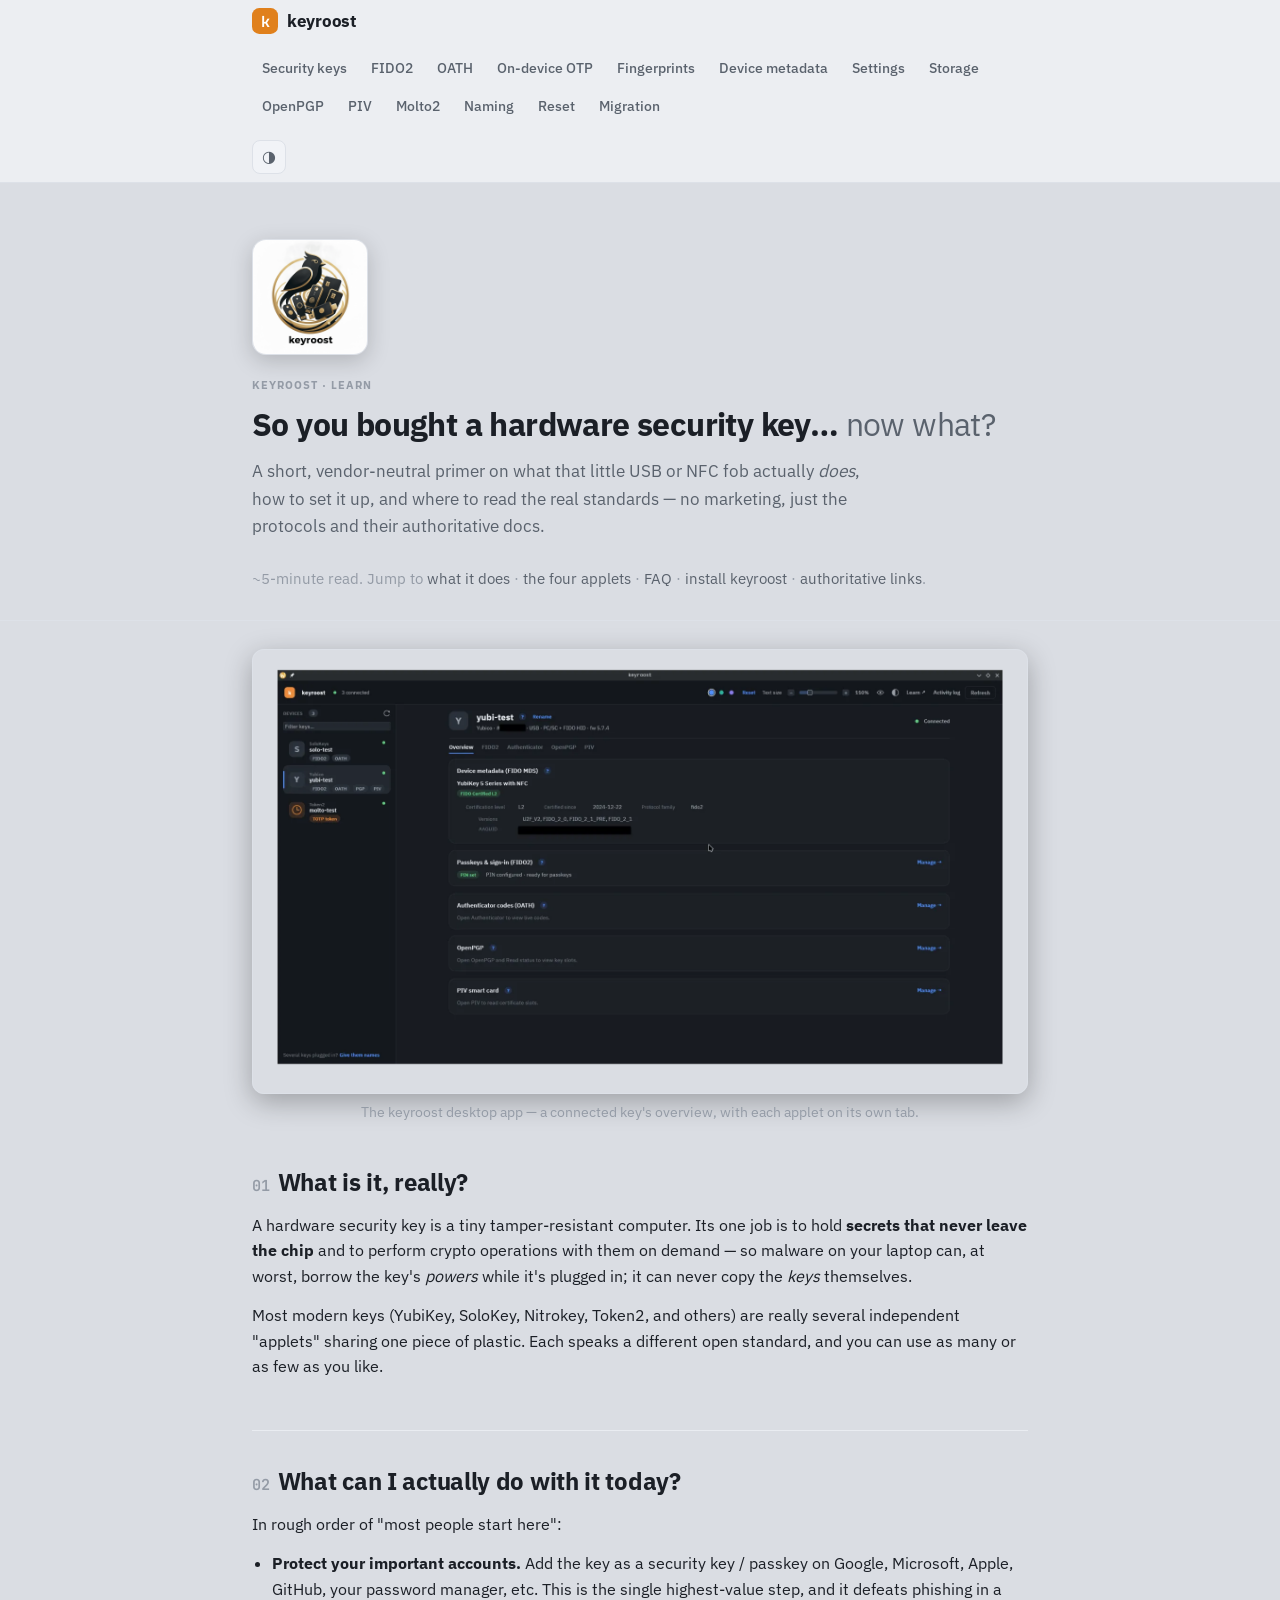
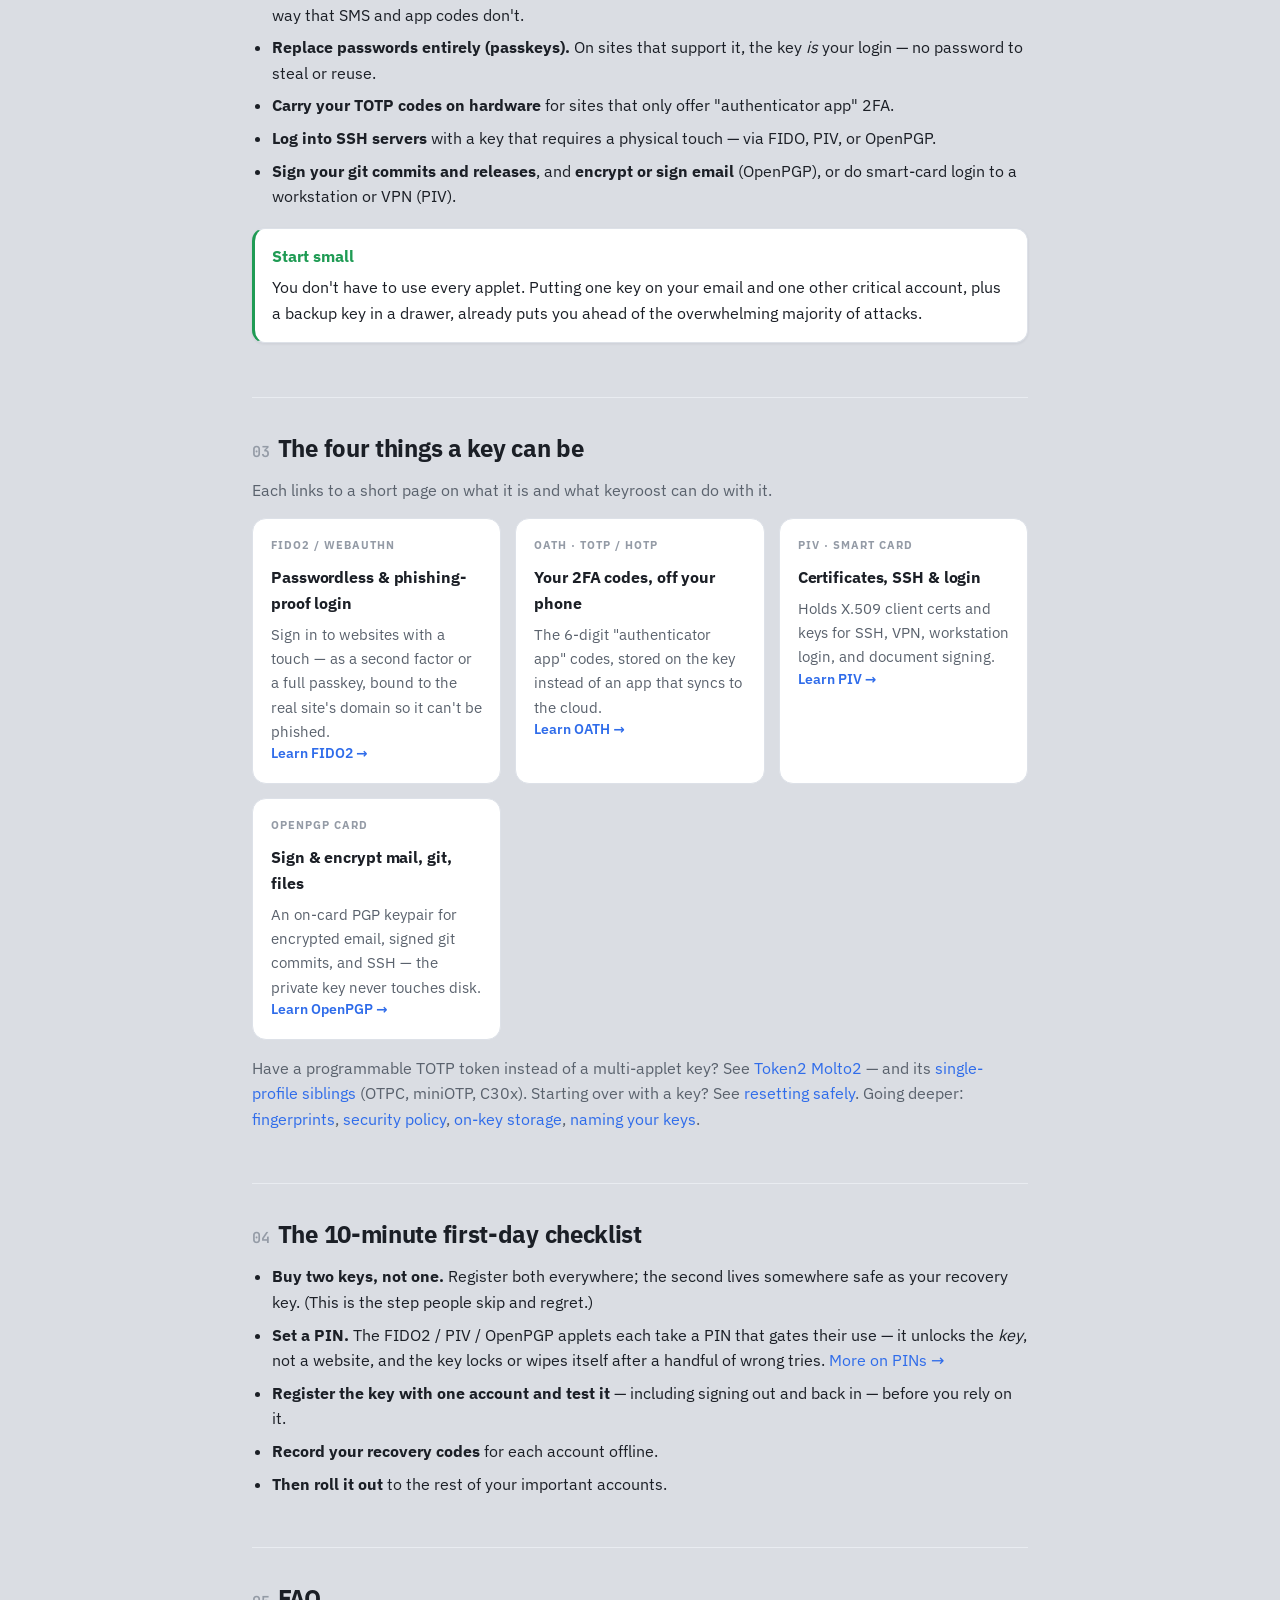
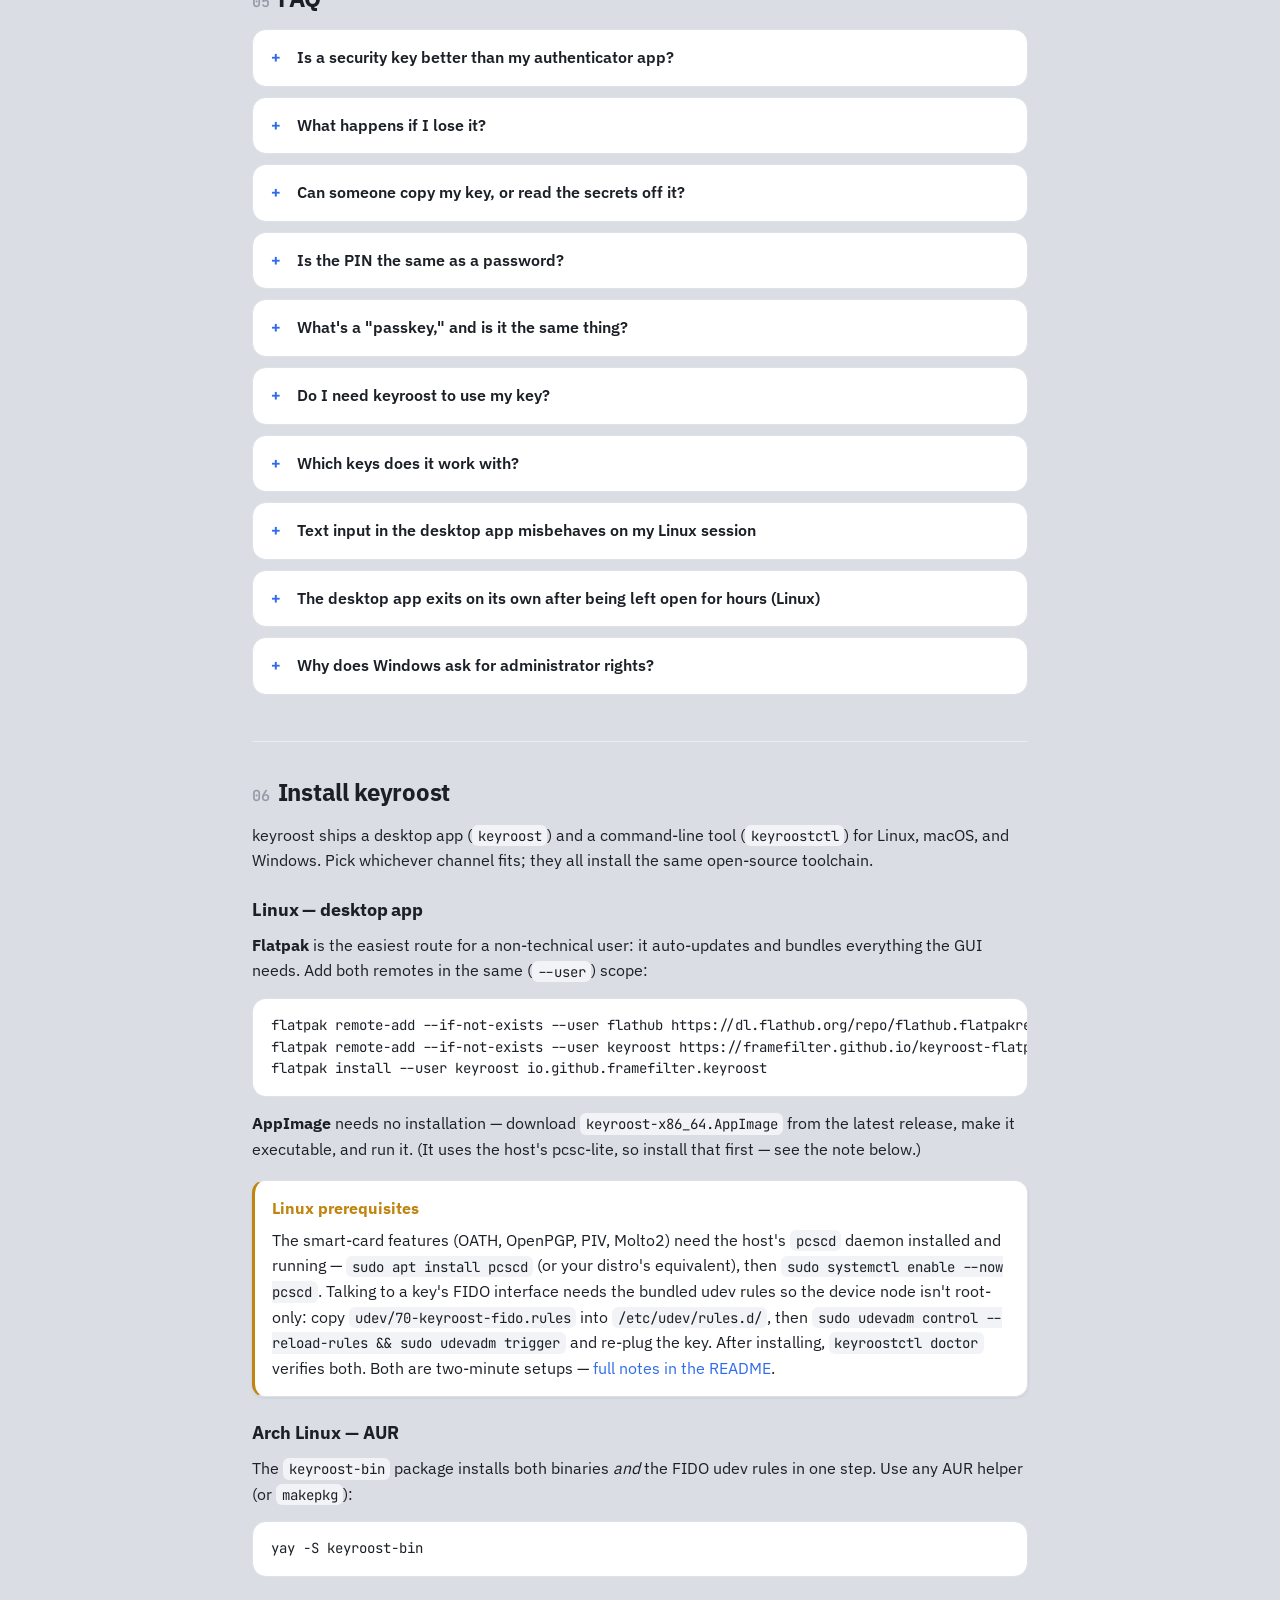
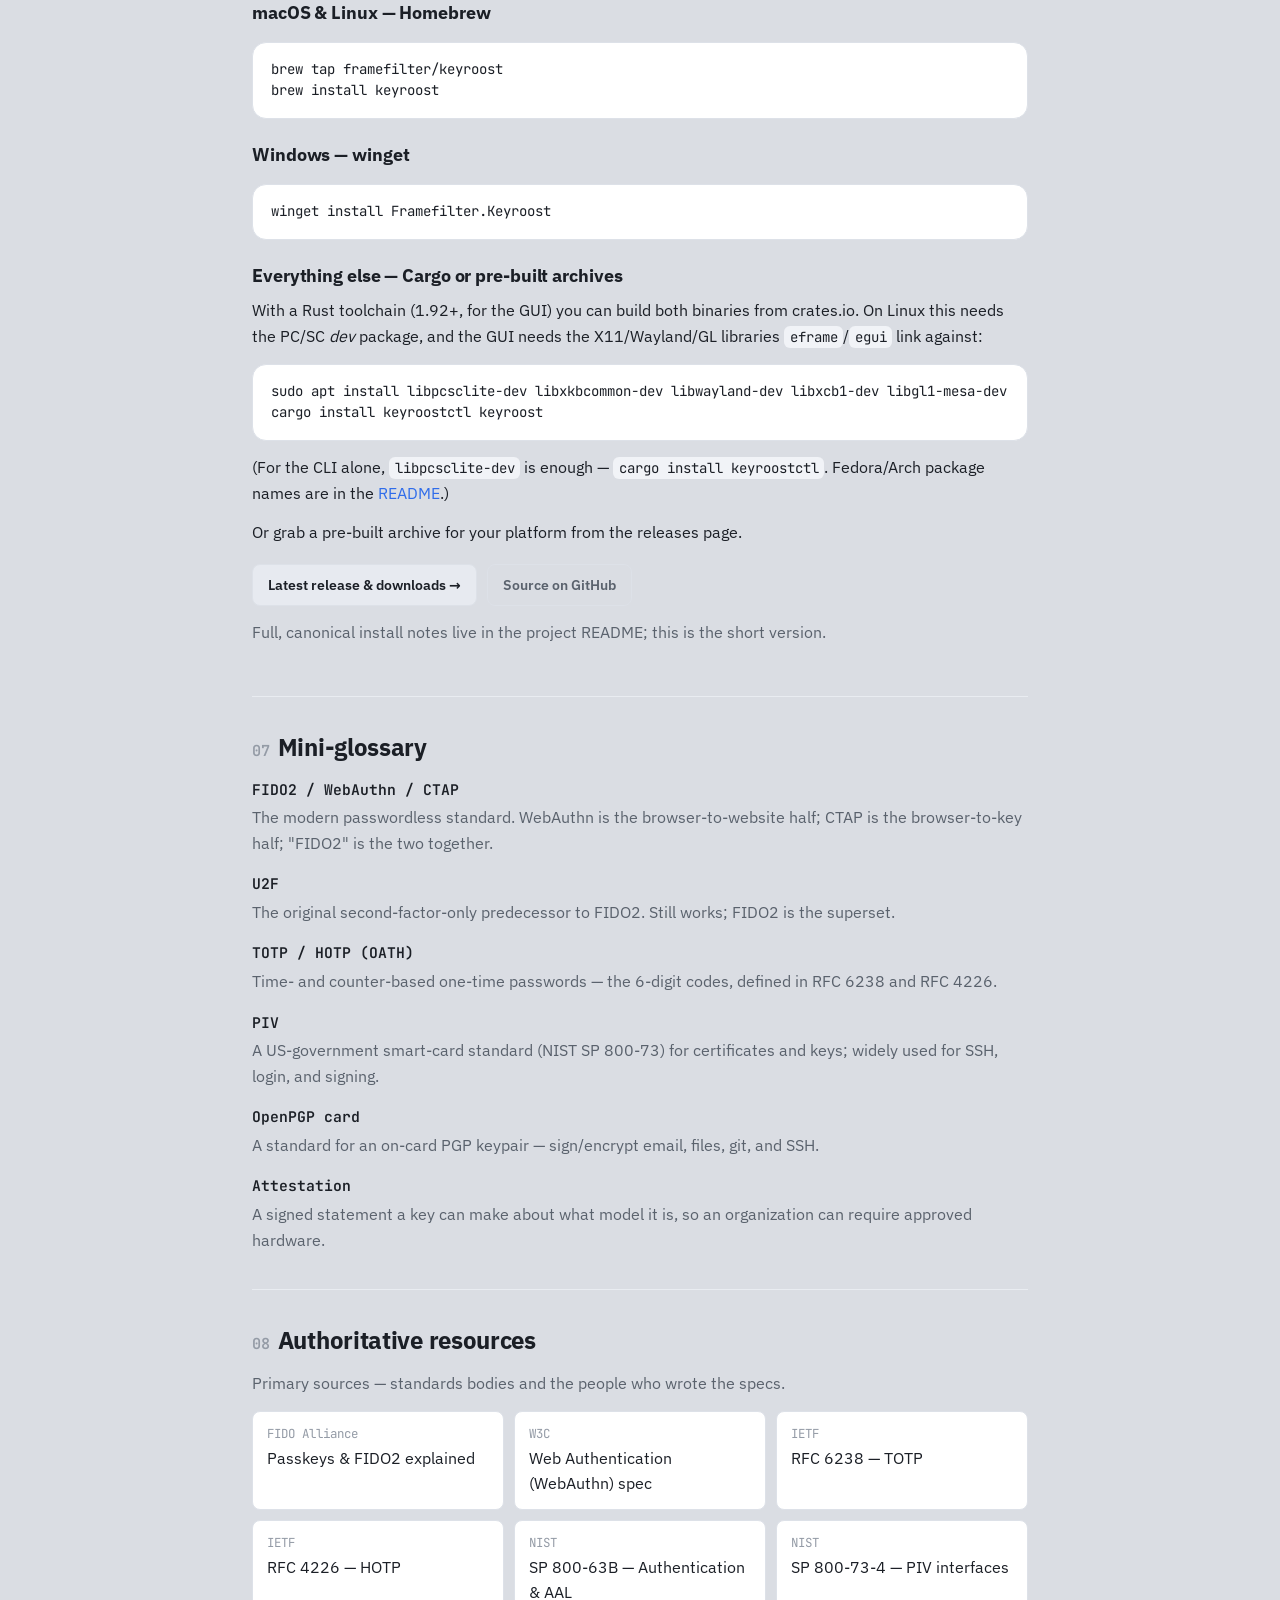
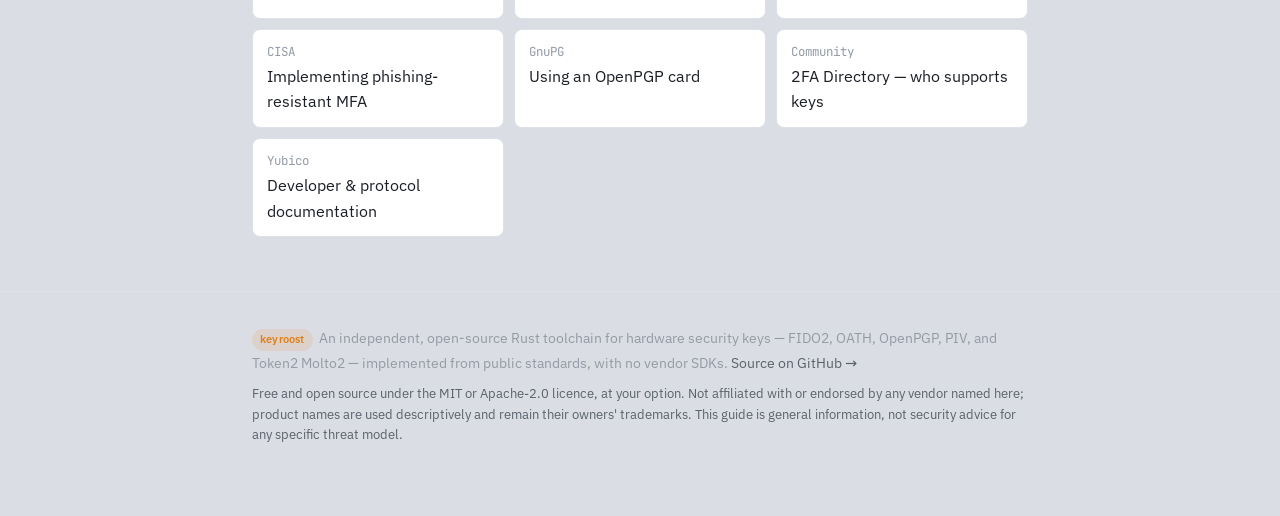
<file: docs/index.html>
<!DOCTYPE html>
<html lang="en">
<head>
<meta charset="utf-8">
<meta name="viewport" content="width=device-width, initial-scale=1">
<title>So you bought a hardware security key… now what? — keyroost</title>
<meta name="description" content="A short, vendor-neutral guide to what a hardware security key actually does — FIDO2 passkeys, TOTP, smart-card (PIV), and OpenPGP — how to set one up, and where to read the real standards.">
<meta property="og:type" content="website">
<meta property="og:site_name" content="keyroost">
<meta property="og:title" content="So you bought a hardware security key… now what? — keyroost">
<meta property="og:description" content="A short, vendor-neutral guide to what a hardware security key actually does — FIDO2 passkeys, TOTP, smart-card (PIV), and OpenPGP — how to set one up, and where to read the real standards.">
<meta property="og:url" content="https://framefilter.github.io/keyroost/">
<meta property="og:image" content="https://framefilter.github.io/keyroost/assets/og-cover.png">
<meta property="og:image:width" content="1200">
<meta property="og:image:height" content="630">
<meta name="twitter:card" content="summary_large_image">
<meta name="twitter:title" content="So you bought a hardware security key… now what? — keyroost">
<meta name="twitter:description" content="A short, vendor-neutral guide to what a hardware security key actually does — FIDO2 passkeys, TOTP, smart-card (PIV), and OpenPGP — how to set one up, and where to read the real standards.">
<meta name="twitter:image" content="https://framefilter.github.io/keyroost/assets/og-cover.png">

<link rel="icon" type="image/png" href="assets/keyroost-logo.png">
<link rel="stylesheet" href="assets/keyroost-theme.css">
<link rel="stylesheet" href="assets/site.css">
<script>(function(){try{var t=localStorage.getItem('kr-theme');if(t==='light'||(!t&&window.matchMedia&&matchMedia('(prefers-color-scheme: light)').matches))document.documentElement.setAttribute('data-theme','light');}catch(e){}})();</script>
</head>
<body>

<header class="kr-topbar">
  <div class="kr-wrap kr-topbar-inner">
    <a class="kr-wordmark" href="index.html" aria-label="keyroost — home">
      <span class="kr-mark mono">k</span><span>keyroost</span>
    </a>
    <nav class="kr-nav" aria-label="Learn topics">
      <a href="security-keys.html">Security keys</a>
      <a href="fido2.html">FIDO2</a>
      <a href="oath.html">OATH</a>
      <a href="otp.html">On-device OTP</a>
      <a href="fingerprint.html">Fingerprints</a>
      <a href="mds.html">Device metadata</a>
      <a href="settings.html">Settings</a>
      <a href="storage.html">Storage</a>
      <a href="openpgp.html">OpenPGP</a>
      <a href="piv.html">PIV</a>
      <a href="molto2.html">Molto2</a>
      <a href="naming.html">Naming</a>
      <a href="reset.html">Reset</a>
      <a href="migration.html">Migration</a>
    </nav>
    <button class="kr-theme-toggle" id="kr-theme-toggle" type="button" aria-label="Toggle light/dark theme" title="Toggle theme">◐</button>
  </div>
</header>

<section class="kr-hero">
  <div class="kr-wrap">
    <img class="kr-hero-logo" src="assets/keyroost-logo.png" alt="keyroost logo" width="116" height="116">
    <p class="kr-label">keyroost · learn</p>
    <h1>So you bought a hardware security key… <span class="q">now what?</span></h1>
    <p class="kr-lede">A short, vendor-neutral primer on what that little USB or NFC fob
      actually <em>does</em>, how to set it up, and where to read the real standards —
      no marketing, just the protocols and their authoritative docs.</p>
    <p class="kr-meta">~5-minute read. Jump to
      <a href="#do">what it does</a> ·
      <a href="#topics">the four applets</a> ·
      <a href="#faq">FAQ</a> ·
      <a href="#install">install keyroost</a> ·
      <a href="#resources">authoritative links</a>.</p>
  </div>
</section>

<main class="kr-wrap">

  <figure class="kr-shot">
    <img src="assets/screenshots/overview.webp" width="1640" height="938" loading="lazy"
         alt="keyroost screenshot — The keyroost desktop app — a connected key's overview, with each applet on its own tab.">
    <figcaption>The keyroost desktop app — a connected key's overview, with each applet on its own tab.</figcaption>
  </figure>
  <section class="kr-section" id="what">
    <h2><span class="num">01</span>What is it, really?</h2>
    <p>A hardware security key is a tiny tamper-resistant computer. Its one job is to
      hold <strong>secrets that never leave the chip</strong> and to perform crypto
      operations with them on demand — so malware on your laptop can, at worst, borrow
      the key's <em>powers</em> while it's plugged in; it can never copy the <em>keys</em>
      themselves.</p>
    <p>Most modern keys (YubiKey, SoloKey, Nitrokey, Token2, and others) are really
      several independent "applets" sharing one piece of plastic. Each speaks a
      different open standard, and you can use as many or as few as you like.</p>
  </section>

  <section class="kr-section" id="do">
    <h2><span class="num">02</span>What can I actually do with it today?</h2>
    <p>In rough order of "most people start here":</p>
    <ul>
      <li><strong>Protect your important accounts.</strong> Add the key as a security
        key / passkey on Google, Microsoft, Apple, GitHub, your password manager, etc.
        This is the single highest-value step, and it defeats phishing in a way that
        SMS and app codes don't.</li>
      <li><strong>Replace passwords entirely (passkeys).</strong> On sites that support
        it, the key <em>is</em> your login — no password to steal or reuse.</li>
      <li><strong>Carry your TOTP codes on hardware</strong> for sites that only offer
        "authenticator app" 2FA.</li>
      <li><strong>Log into SSH servers</strong> with a key that requires a physical
        touch — via FIDO, PIV, or OpenPGP.</li>
      <li><strong>Sign your git commits and releases</strong>, and <strong>encrypt or
        sign email</strong> (OpenPGP), or do smart-card login to a workstation or VPN
        (PIV).</li>
    </ul>
    <div class="kr-callout tip">
      <div class="kr-callout-title tip">Start small</div>
      <p>You don't have to use every applet. Putting one key on your email and one other
        critical account, plus a backup key in a drawer, already puts you ahead of the
        overwhelming majority of attacks.</p>
    </div>
  </section>

  <section class="kr-section" id="topics">
    <h2><span class="num">03</span>The four things a key can be</h2>
    <p class="kr-muted">Each links to a short page on what it is and what keyroost can do with it.</p>
    <div class="kr-cards">
      <a class="kr-card" href="fido2.html">
        <span class="kr-label">FIDO2 / WebAuthn</span>
        <h3>Passwordless &amp; phishing-proof login</h3>
        <p>Sign in to websites with a touch — as a second factor or a full passkey,
          bound to the real site's domain so it can't be phished.</p>
        <p class="kr-more">Learn FIDO2 →</p>
      </a>
      <a class="kr-card" href="oath.html">
        <span class="kr-label">OATH · TOTP / HOTP</span>
        <h3>Your 2FA codes, off your phone</h3>
        <p>The 6-digit "authenticator app" codes, stored on the key instead of an app
          that syncs to the cloud.</p>
        <p class="kr-more">Learn OATH →</p>
      </a>
      <a class="kr-card" href="piv.html">
        <span class="kr-label">PIV · smart card</span>
        <h3>Certificates, SSH &amp; login</h3>
        <p>Holds X.509 client certs and keys for SSH, VPN, workstation login, and
          document signing.</p>
        <p class="kr-more">Learn PIV →</p>
      </a>
      <a class="kr-card" href="openpgp.html">
        <span class="kr-label">OpenPGP card</span>
        <h3>Sign &amp; encrypt mail, git, files</h3>
        <p>An on-card PGP keypair for encrypted email, signed git commits, and SSH —
          the private key never touches disk.</p>
        <p class="kr-more">Learn OpenPGP →</p>
      </a>
    </div>
    <p class="kr-muted" style="margin-top:16px">Have a programmable TOTP token instead of a
      multi-applet key? See <a href="molto2.html">Token2 Molto2</a> — and its
      <a href="molto2.html#single-profile">single-profile siblings</a> (OTPC, miniOTP, C30x).
      Starting over with a key? See <a href="reset.html">resetting safely</a>. Going deeper:
      <a href="fingerprint.html">fingerprints</a>, <a href="settings.html">security policy</a>,
      <a href="storage.html">on-key storage</a>, <a href="naming.html">naming your keys</a>.</p>
  </section>

  <section class="kr-section" id="setup">
    <h2><span class="num">04</span>The 10-minute first-day checklist</h2>
    <ul>
      <li><strong>Buy two keys, not one.</strong> Register both everywhere; the second
        lives somewhere safe as your recovery key. (This is the step people skip and
        regret.)</li>
      <li><strong>Set a PIN.</strong> The FIDO2 / PIV / OpenPGP applets each take a PIN
        that gates their use — it unlocks the <em>key</em>, not a website, and the key
        locks or wipes itself after a handful of wrong tries. <a href="fido2.html#pin">More on PINs →</a></li>
      <li><strong>Register the key with one account and test it</strong> — including
        signing out and back in — before you rely on it.</li>
      <li><strong>Record your recovery codes</strong> for each account offline.</li>
      <li><strong>Then roll it out</strong> to the rest of your important accounts.</li>
    </ul>
  </section>

  <section class="kr-section kr-faq" id="faq">
    <h2><span class="num">05</span>FAQ</h2>

    <details>
      <summary>Is a security key better than my authenticator app?</summary>
      <div class="kr-answer">
        <p>For phishing — the threat most people face — yes, meaningfully. A FIDO2 key
          cryptographically checks the website's real domain before it responds, so a
          look-alike phishing page gets nothing. TOTP codes can be typed into a fake site
          and replayed within the 30-second window. TOTP still beats SMS or nothing;
          FIDO2 is the gold standard. <a href="https://www.cisa.gov/resources-tools/resources/implementing-phishing-resistant-mfa">CISA on phishing-resistant MFA →</a></p>
      </div>
    </details>

    <details>
      <summary>What happens if I lose it?</summary>
      <div class="kr-answer">
        <p>This is exactly why you register a <strong>second key</strong> and keep
          <strong>recovery codes</strong>. Sign in with your backup, remove the lost key
          from each account, and register a replacement. Because the secrets never leave
          the chip, whoever finds your key still needs your PIN — and it locks itself
          after too many wrong guesses.</p>
      </div>
    </details>

    <details>
      <summary>Can someone copy my key, or read the secrets off it?</summary>
      <div class="kr-answer">
        <p>No — that's the whole point. Private keys are generated on the chip and are
          designed to be non-exportable. Operations happen <em>inside</em> the key; only
          the result (a signature, an assertion) comes out. There's no "export key" button.</p>
      </div>
    </details>

    <details>
      <summary>Is the PIN the same as a password?</summary>
      <div class="kr-answer">
        <p>No. A website password is checked by a server and can be stolen in a breach.
          A key's PIN is checked <em>by the key, offline</em>, just to authorize local
          use — and the key enforces a small retry limit, so even a short PIN resists
          brute force. You never type it into a web form. <a href="fido2.html#pin">More →</a></p>
      </div>
    </details>

    <details>
      <summary>What's a "passkey," and is it the same thing?</summary>
      <div class="kr-answer">
        <p>A passkey is a FIDO2 credential used <em>instead</em> of a password rather than
          alongside one. A hardware key can store passkeys (a "device-bound passkey"); the
          phones-and-cloud kind syncs across devices. Same standard, different storage and
          recovery trade-offs. <a href="fido2.html#passkeys">More →</a></p>
      </div>
    </details>

    <details>
      <summary>Do I need keyroost to use my key?</summary>
      <div class="kr-answer">
        <p>Not for everyday logins — registering a key with a website happens in your
          browser, no extra software required. keyroost is for <em>managing the key
          itself</em>: inspecting it, setting PINs, loading TOTP secrets, generating
          OpenPGP/PIV keys, and programming Token2 Molto2 tokens — over an open, auditable
          toolchain with no vendor SDKs. It's optional power tooling, not a requirement.</p>
      </div>
    </details>

    <details>
      <summary>Which keys does it work with?</summary>
      <div class="kr-answer">
        <p>Any standards-compliant FIDO2 key for the FIDO features — keyroost implements
          the published CTAP2 spec, not vendor quirks. Hardware-verified so far: YubiKey 5
          series, SoloKeys Solo 2, Nitrokey 3, Token2 PIN+ (FIDO2, fingerprints and
          on-device OTP), and the Token2 Molto2 and single-profile programmable tokens.
          The OATH, OpenPGP, and PIV commands are built to the published specs and apply to
          any key exposing those applets over PC/SC, verified on a YubiKey 5 — on PIN+ keys
          those three are <em>not yet exercised on that hardware by this project</em>, so
          treat them as experimental there.
          <a href="https://github.com/framefilter/keyroost#supported-devices">Full device
          table →</a></p>
      </div>
    </details>

    <details>
      <summary>Text input in the desktop app misbehaves on my Linux session</summary>
      <div class="kr-answer">
        <p>On some Wayland compositors — notably KDE Plasma — GUI text fields can drop or
          mishandle keystrokes. Launch the app with <code>KEYROOST_X11=1</code> set to force
          it onto XWayland, which resolves the input handling.</p>
      </div>
    </details>

    <details>
      <summary>The desktop app exits on its own after being left open for hours (Linux)</summary>
      <div class="kr-answer">
        <p>On Wayland, an app left idle for hours can be killed by the compositor with
          <code>Protocol error … wl_registry</code> — typically when a monitor sleeps or
          reconfigures at just the wrong moment. This is a known race in the Wayland
          protocol itself, not something keyroost can prevent; a protocol-level fix
          (<code>wl_fixes</code>) is rolling out across compositors and GUI toolkits.
          It's harmless: everything lives on your keys, so nothing is lost — just reopen
          the app. If you want it to survive long idle periods today, launch it with
          <code>KEYROOST_X11=1</code>; the XWayland path is unaffected.</p>
      </div>
    </details>

    <details>
      <summary>Why does Windows ask for administrator rights?</summary>
      <div class="kr-answer">
        <p>Windows reserves raw FIDO access for elevated processes, so the FIDO2 features
          need an administrator session — keyroost detects this and offers to relaunch
          elevated or open Windows' own security-key settings. Everything that runs over
          the smart-card interface (OATH, OpenPGP, PIV, Molto2) works without elevation.
          Elevate for the FIDO operation you need, then drop back.</p>
      </div>
    </details>
  </section>

  <section class="kr-section" id="install">
    <h2><span class="num">06</span>Install keyroost</h2>
    <p>keyroost ships a desktop app (<code>keyroost</code>) and a command-line tool
      (<code>keyroostctl</code>) for Linux, macOS, and Windows. Pick whichever channel fits;
      they all install the same open-source toolchain.</p>

    <h3>Linux — desktop app</h3>
    <p><strong>Flatpak</strong> is the easiest route for a non-technical user: it
      auto-updates and bundles everything the GUI needs. Add both remotes in the same
      (<code>--user</code>) scope:</p>
<pre><code>flatpak remote-add --if-not-exists --user flathub https://dl.flathub.org/repo/flathub.flatpakrepo
flatpak remote-add --if-not-exists --user keyroost https://framefilter.github.io/keyroost-flatpak/keyroost.flatpakrepo
flatpak install --user keyroost io.github.framefilter.keyroost</code></pre>
    <p><strong>AppImage</strong> needs no installation — download
      <code>keyroost-x86_64.AppImage</code> from the latest release, make it executable, and
      run it. (It uses the host's pcsc-lite, so install that first — see the note below.)</p>
    <div class="kr-callout note">
      <div class="kr-callout-title note">Linux prerequisites</div>
      <p>The smart-card features (OATH, OpenPGP, PIV, Molto2) need the host's
        <code>pcscd</code> daemon installed and running — <code>sudo apt install pcscd</code>
        (or your distro's equivalent), then <code>sudo systemctl enable --now pcscd</code>.
        Talking to a key's FIDO interface needs the bundled udev rules so the
        device node isn't root-only: copy <code>udev/70-keyroost-fido.rules</code> into
        <code>/etc/udev/rules.d/</code>, then <code>sudo udevadm control --reload-rules
        &amp;&amp; sudo udevadm trigger</code> and re-plug the key. After installing,
        <code>keyroostctl doctor</code> verifies both. Both are two-minute setups —
        <a href="https://github.com/framefilter/keyroost#smart-card-prerequisite">full
        notes in the README</a>.</p>
    </div>

    <h3>Arch Linux — AUR</h3>
    <p>The <code>keyroost-bin</code> package installs both binaries <em>and</em> the FIDO
      udev rules in one step. Use any AUR helper (or <code>makepkg</code>):</p>
<pre><code>yay -S keyroost-bin</code></pre>

    <h3>macOS &amp; Linux — Homebrew</h3>
<pre><code>brew tap framefilter/keyroost
brew install keyroost</code></pre>

    <h3>Windows — winget</h3>
<pre><code>winget install Framefilter.Keyroost</code></pre>

    <h3>Everything else — Cargo or pre-built archives</h3>
    <p>With a Rust toolchain (1.92+, for the GUI) you can build both binaries from crates.io.
      On Linux this needs the PC/SC <em>dev</em> package, and the GUI needs the X11/Wayland/GL
      libraries <code>eframe</code>/<code>egui</code> link against:</p>
<pre><code>sudo apt install libpcsclite-dev libxkbcommon-dev libwayland-dev libxcb1-dev libgl1-mesa-dev
cargo install keyroostctl keyroost</code></pre>
    <p>(For the CLI alone, <code>libpcsclite-dev</code> is enough — <code>cargo install keyroostctl</code>.
      Fedora/Arch package names are in the
      <a href="https://github.com/framefilter/keyroost#smart-card-prerequisite">README</a>.)</p>
    <p>Or grab a pre-built archive for your platform from the releases page.</p>

    <p class="kr-related" style="margin-top:18px">
      <a class="kr-btn kr-btn-default" href="https://github.com/framefilter/keyroost/releases/latest">Latest release &amp; downloads →</a>
      <a class="kr-btn kr-btn-ghost" href="https://github.com/framefilter/keyroost">Source on GitHub</a>
    </p>
    <p class="kr-muted">Full, canonical install notes live in the project README; this is the
      short version.</p>
  </section>

  <section class="kr-section kr-glossary" id="glossary">
    <h2><span class="num">07</span>Mini-glossary</h2>
    <dl>
      <dt>FIDO2 / WebAuthn / CTAP</dt>
      <dd>The modern passwordless standard. WebAuthn is the browser-to-website half; CTAP
        is the browser-to-key half; "FIDO2" is the two together.</dd>
      <dt>U2F</dt>
      <dd>The original second-factor-only predecessor to FIDO2. Still works; FIDO2 is the
        superset.</dd>
      <dt>TOTP / HOTP (OATH)</dt>
      <dd>Time- and counter-based one-time passwords — the 6-digit codes, defined in
        RFC&nbsp;6238 and RFC&nbsp;4226.</dd>
      <dt>PIV</dt>
      <dd>A US-government smart-card standard (NIST SP&nbsp;800-73) for certificates and
        keys; widely used for SSH, login, and signing.</dd>
      <dt>OpenPGP card</dt>
      <dd>A standard for an on-card PGP keypair — sign/encrypt email, files, git, and SSH.</dd>
      <dt>Attestation</dt>
      <dd>A signed statement a key can make about what model it is, so an organization can
        require approved hardware.</dd>
    </dl>
  </section>

  <section class="kr-section kr-res-section" id="resources">
    <h2><span class="num">08</span>Authoritative resources</h2>
    <p class="kr-muted">Primary sources — standards bodies and the people who wrote the specs.</p>
    <div class="kr-res">
      <a href="https://fidoalliance.org/passkeys/"><span class="who">FIDO Alliance</span>Passkeys &amp; FIDO2 explained</a>
      <a href="https://www.w3.org/TR/webauthn-2/"><span class="who">W3C</span>Web Authentication (WebAuthn) spec</a>
      <a href="https://datatracker.ietf.org/doc/html/rfc6238"><span class="who">IETF</span>RFC 6238 — TOTP</a>
      <a href="https://datatracker.ietf.org/doc/html/rfc4226"><span class="who">IETF</span>RFC 4226 — HOTP</a>
      <a href="https://pages.nist.gov/800-63-3/sp800-63b.html"><span class="who">NIST</span>SP 800-63B — Authentication &amp; AAL</a>
      <a href="https://csrc.nist.gov/pubs/sp/800/73/4/upd1/final"><span class="who">NIST</span>SP 800-73-4 — PIV interfaces</a>
      <a href="https://www.cisa.gov/resources-tools/resources/implementing-phishing-resistant-mfa"><span class="who">CISA</span>Implementing phishing-resistant MFA</a>
      <a href="https://gnupg.org/documentation/manuals/gnupg/OpenPGP-Card.html"><span class="who">GnuPG</span>Using an OpenPGP card</a>
      <a href="https://2fa.directory/"><span class="who">Community</span>2FA Directory — who supports keys</a>
      <a href="https://developers.yubico.com/"><span class="who">Yubico</span>Developer &amp; protocol documentation</a>
    </div>
  </section>

</main>

<footer class="kr-footer">
  <div class="kr-wrap">
    <p><span class="kr-pill kr-pill-brand">keyroost</span> &nbsp;An independent, open-source
      Rust toolchain for hardware security keys — FIDO2, OATH, OpenPGP, PIV, and Token2
      Molto2 — implemented from public standards, with no vendor SDKs.
      <a href="https://github.com/framefilter/keyroost">Source on GitHub →</a></p>
    <p class="kr-small">Free and open source under the
      <a href="https://github.com/framefilter/keyroost/blob/main/LICENSE-MIT">MIT</a> or
      <a href="https://github.com/framefilter/keyroost/blob/main/LICENSE-APACHE">Apache-2.0</a>
      licence, at your option. Not affiliated with or endorsed by any vendor named here; product
      names are used descriptively and remain their owners' trademarks. This guide is
      general information, not security advice for any specific threat model.</p>
  </div>
</footer>

<script src="assets/site.js"></script>
</body>
</html>
</file>
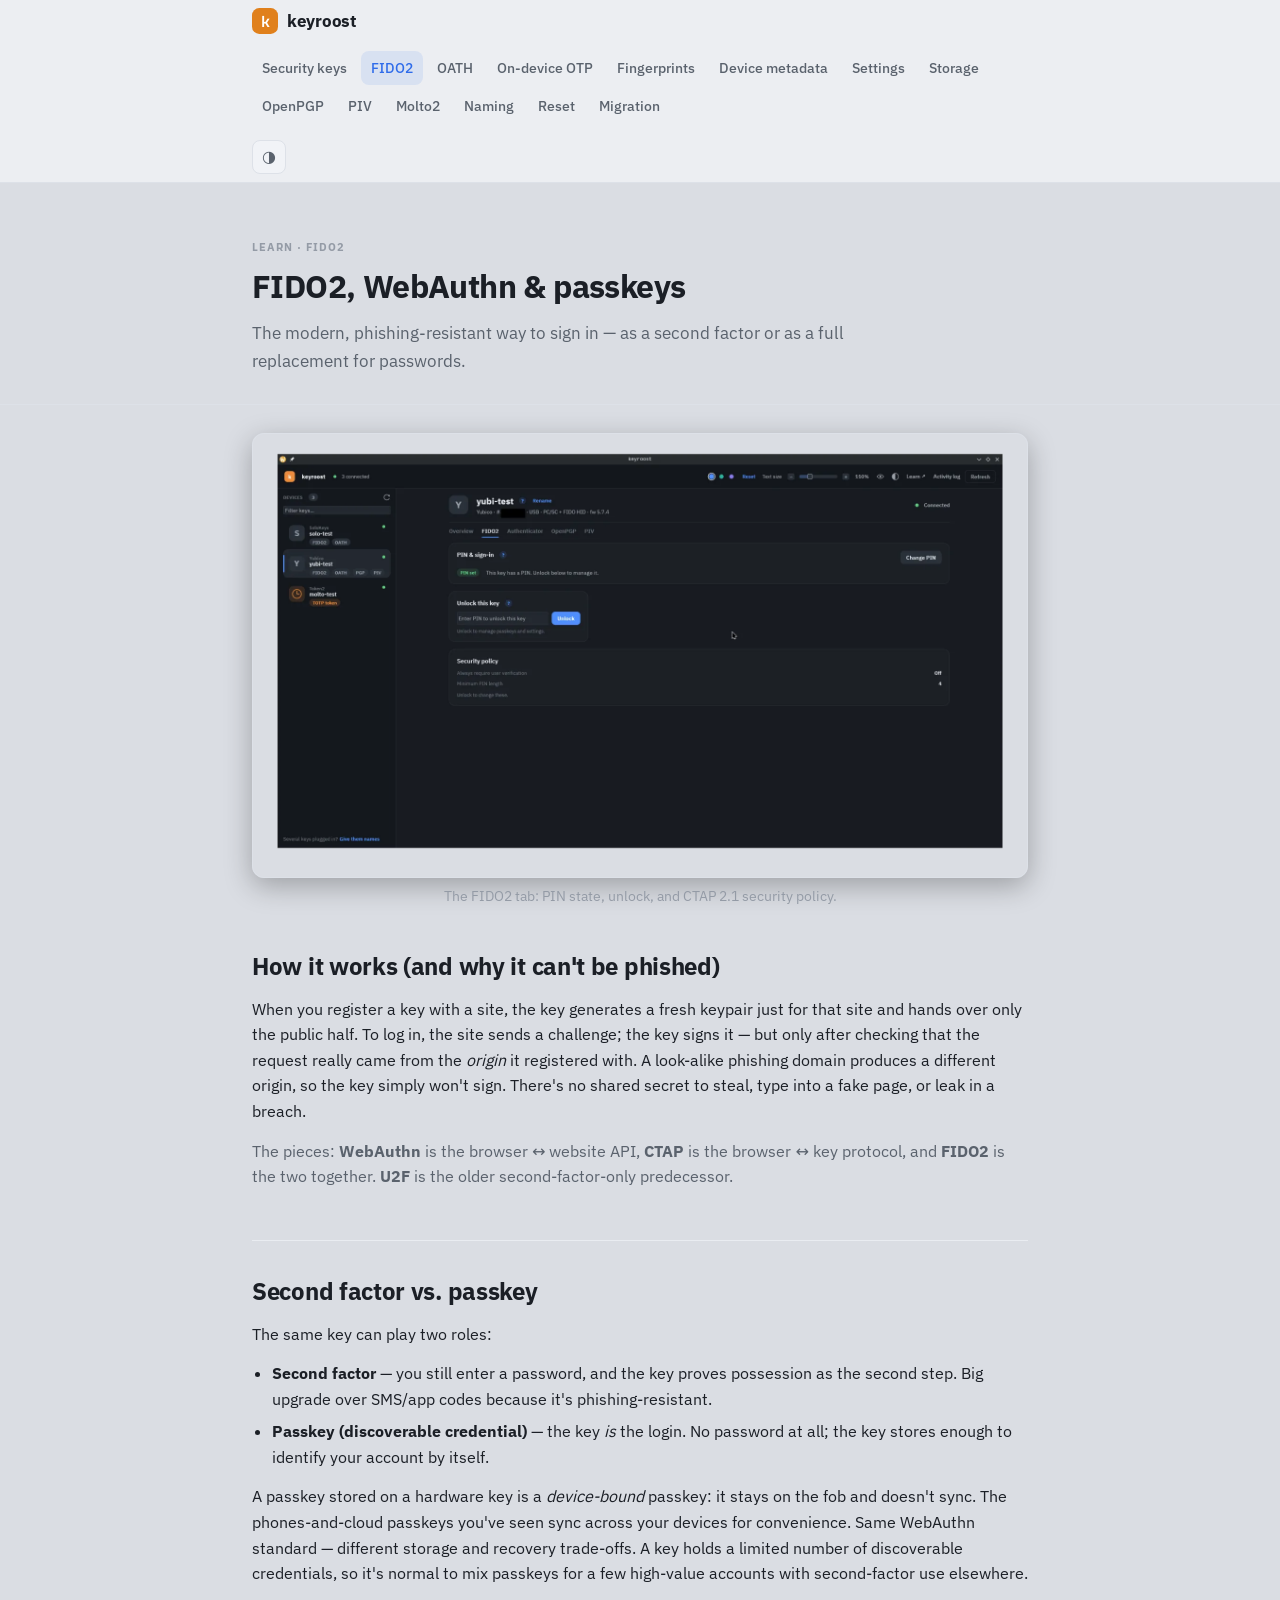
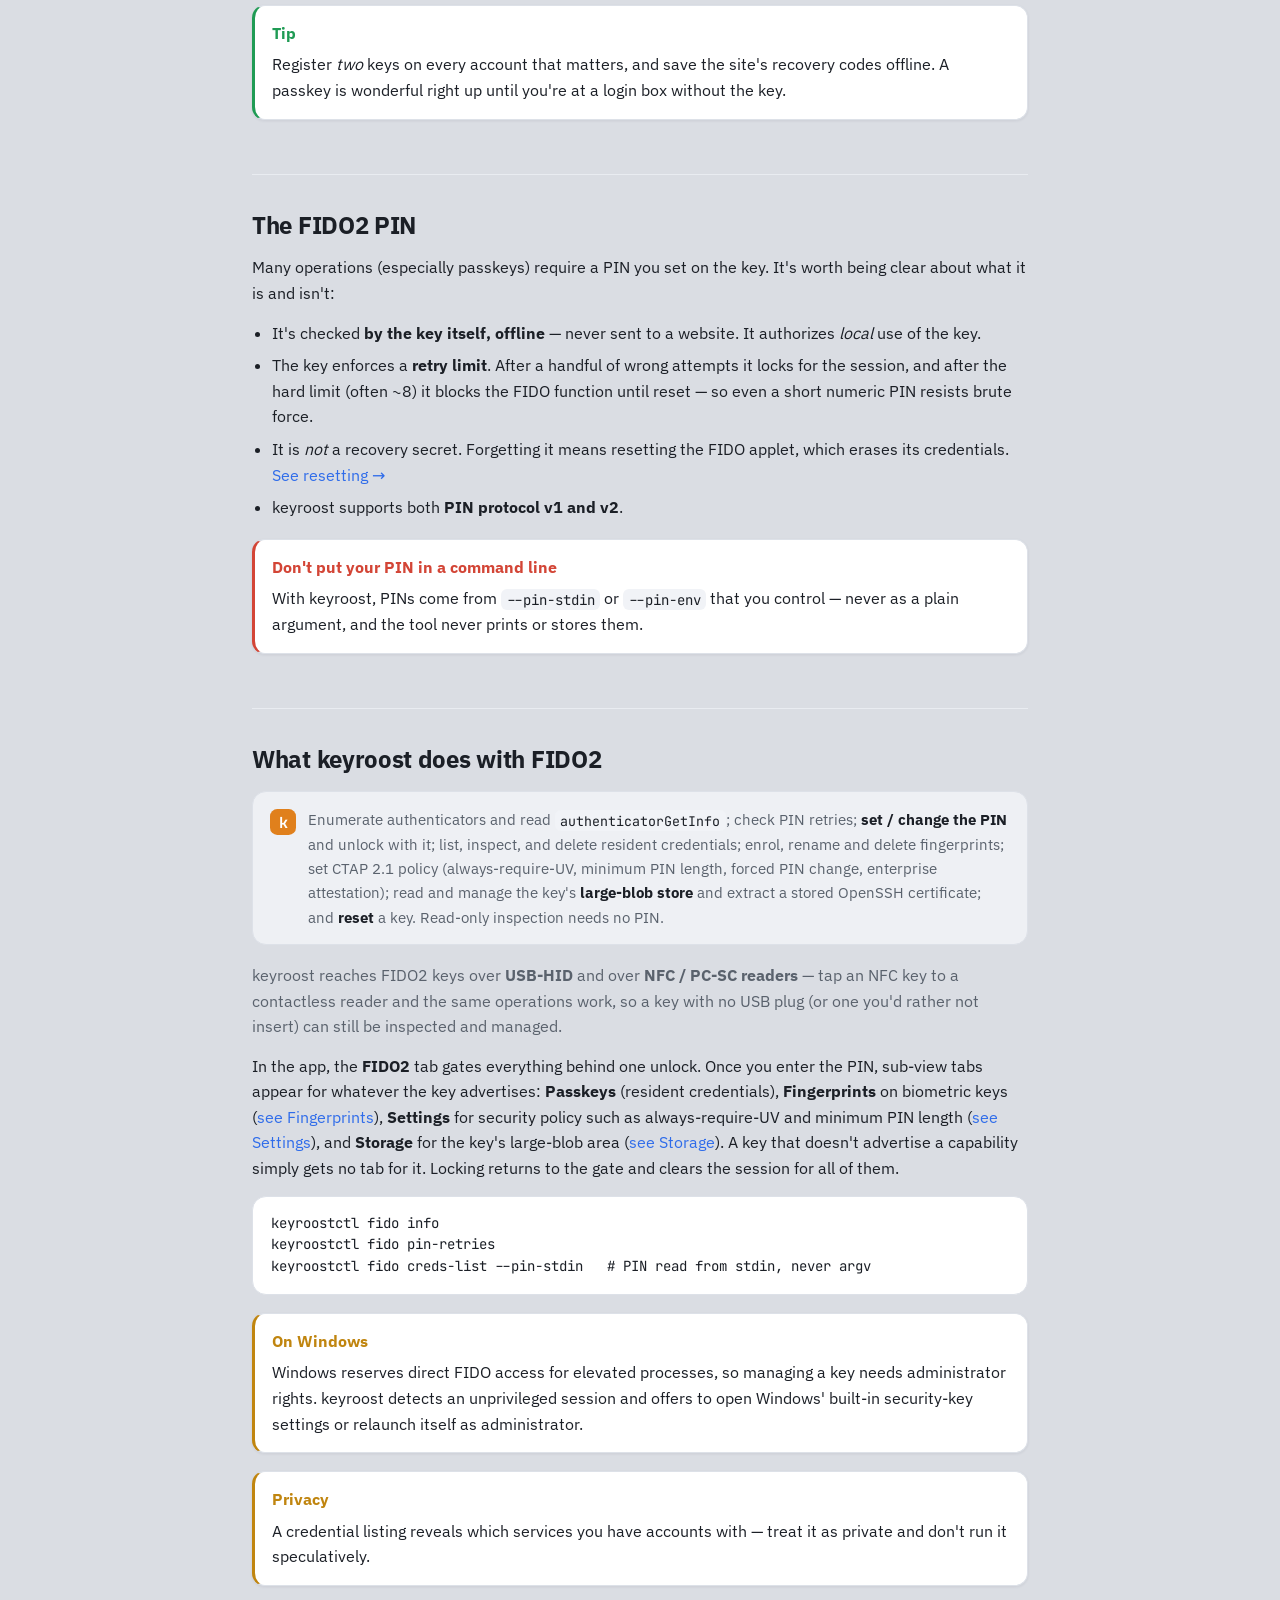
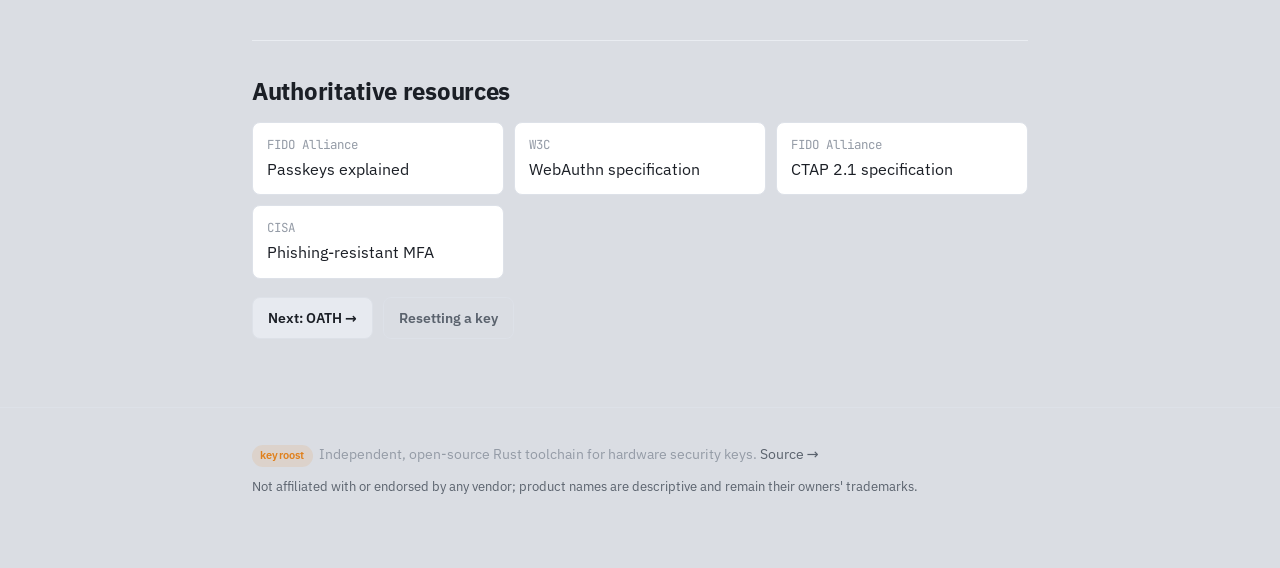
<file: docs/fido2.html>
<!DOCTYPE html>
<html lang="en">
<head>
<meta charset="utf-8">
<meta name="viewport" content="width=device-width, initial-scale=1">
<title>FIDO2, WebAuthn &amp; passkeys — keyroost</title>
<meta name="description" content="What FIDO2/WebAuthn is, how phishing-resistant login works, the difference between a second factor and a passkey, and what the key's PIN actually does.">
<meta property="og:type" content="website">
<meta property="og:site_name" content="keyroost">
<meta property="og:title" content="FIDO2, WebAuthn &amp; passkeys — keyroost">
<meta property="og:description" content="What FIDO2/WebAuthn is, how phishing-resistant login works, the difference between a second factor and a passkey, and what the key's PIN actually does.">
<meta property="og:url" content="https://framefilter.github.io/keyroost/fido2.html">
<meta property="og:image" content="https://framefilter.github.io/keyroost/assets/og-cover.png">
<meta property="og:image:width" content="1200">
<meta property="og:image:height" content="630">
<meta name="twitter:card" content="summary_large_image">
<meta name="twitter:title" content="FIDO2, WebAuthn &amp; passkeys — keyroost">
<meta name="twitter:description" content="What FIDO2/WebAuthn is, how phishing-resistant login works, the difference between a second factor and a passkey, and what the key's PIN actually does.">
<meta name="twitter:image" content="https://framefilter.github.io/keyroost/assets/og-cover.png">

<link rel="icon" type="image/png" href="assets/keyroost-logo.png">
<link rel="stylesheet" href="assets/keyroost-theme.css">
<link rel="stylesheet" href="assets/site.css">
<script>(function(){try{var t=localStorage.getItem('kr-theme');if(t==='light'||(!t&&window.matchMedia&&matchMedia('(prefers-color-scheme: light)').matches))document.documentElement.setAttribute('data-theme','light');}catch(e){}})();</script>
</head>
<body>

<header class="kr-topbar">
  <div class="kr-wrap kr-topbar-inner">
    <a class="kr-wordmark" href="index.html" aria-label="keyroost — home"><span class="kr-mark mono">k</span><span>keyroost</span></a>
    <nav class="kr-nav" aria-label="Learn topics">
      <a href="security-keys.html">Security keys</a>
      <a href="fido2.html">FIDO2</a>
      <a href="oath.html">OATH</a>
      <a href="otp.html">On-device OTP</a>
      <a href="fingerprint.html">Fingerprints</a>
      <a href="mds.html">Device metadata</a>
      <a href="settings.html">Settings</a>
      <a href="storage.html">Storage</a>
      <a href="openpgp.html">OpenPGP</a>
      <a href="piv.html">PIV</a>
      <a href="molto2.html">Molto2</a>
      <a href="naming.html">Naming</a>
      <a href="reset.html">Reset</a>
      <a href="migration.html">Migration</a>
    </nav>
    <button class="kr-theme-toggle" id="kr-theme-toggle" type="button" aria-label="Toggle light/dark theme" title="Toggle theme">◐</button>
  </div>
</header>

<section class="kr-hero">
  <div class="kr-wrap">
    <p class="kr-label">Learn · FIDO2</p>
    <h1>FIDO2, WebAuthn &amp; passkeys</h1>
    <p class="kr-lede">The modern, phishing-resistant way to sign in — as a second factor or
      as a full replacement for passwords.</p>
  </div>
</section>

<main class="kr-wrap">

  <figure class="kr-shot">
    <img src="assets/screenshots/fido2.webp" width="1640" height="938" loading="lazy"
         alt="keyroost screenshot — The FIDO2 tab: PIN state, unlock, and CTAP 2.1 security policy.">
    <figcaption>The FIDO2 tab: PIN state, unlock, and CTAP 2.1 security policy.</figcaption>
  </figure>
  <section class="kr-section">
    <h2>How it works (and why it can't be phished)</h2>
    <p>When you register a key with a site, the key generates a fresh keypair just for that
      site and hands over only the public half. To log in, the site sends a challenge; the
      key signs it — but only after checking that the request really came from the
      <em>origin</em> it registered with. A look-alike phishing domain produces a different
      origin, so the key simply won't sign. There's no shared secret to steal, type into a
      fake page, or leak in a breach.</p>
    <p class="kr-muted">The pieces: <strong>WebAuthn</strong> is the browser ↔ website API,
      <strong>CTAP</strong> is the browser ↔ key protocol, and <strong>FIDO2</strong> is the
      two together. <strong>U2F</strong> is the older second-factor-only predecessor.</p>
  </section>

  <section class="kr-section" id="passkeys">
    <h2>Second factor vs. passkey</h2>
    <p>The same key can play two roles:</p>
    <ul>
      <li><strong>Second factor</strong> — you still enter a password, and the key proves
        possession as the second step. Big upgrade over SMS/app codes because it's
        phishing-resistant.</li>
      <li><strong>Passkey (discoverable credential)</strong> — the key <em>is</em> the login.
        No password at all; the key stores enough to identify your account by itself.</li>
    </ul>
    <p>A passkey stored on a hardware key is a <em>device-bound</em> passkey: it stays on the
      fob and doesn't sync. The phones-and-cloud passkeys you've seen sync across your
      devices for convenience. Same WebAuthn standard — different storage and recovery
      trade-offs. A key holds a limited number of discoverable credentials, so it's normal
      to mix passkeys for a few high-value accounts with second-factor use elsewhere.</p>
    <div class="kr-callout tip">
      <div class="kr-callout-title tip">Tip</div>
      <p>Register <em>two</em> keys on every account that matters, and save the site's
        recovery codes offline. A passkey is wonderful right up until you're at a login box
        without the key.</p>
    </div>
  </section>

  <section class="kr-section" id="pin">
    <h2>The FIDO2 PIN</h2>
    <p>Many operations (especially passkeys) require a PIN you set on the key. It's worth
      being clear about what it is and isn't:</p>
    <ul>
      <li>It's checked <strong>by the key itself, offline</strong> — never sent to a website.
        It authorizes <em>local</em> use of the key.</li>
      <li>The key enforces a <strong>retry limit</strong>. After a handful of wrong attempts
        it locks for the session, and after the hard limit (often ~8) it blocks the FIDO
        function until reset — so even a short numeric PIN resists brute force.</li>
      <li>It is <em>not</em> a recovery secret. Forgetting it means resetting the FIDO
        applet, which erases its credentials. <a href="reset.html">See resetting →</a></li>
      <li>keyroost supports both <strong>PIN protocol v1 and v2</strong>.</li>
    </ul>
    <div class="kr-callout danger">
      <div class="kr-callout-title danger">Don't put your PIN in a command line</div>
      <p>With keyroost, PINs come from <code>--pin-stdin</code> or <code>--pin-env</code> that
        you control — never as a plain argument, and the tool never prints or stores them.</p>
    </div>
  </section>

  <section class="kr-section">
    <h2>What keyroost does with FIDO2</h2>
    <div class="kr-tool">
      <span class="kr-mark mono">k</span>
      <p>Enumerate authenticators and read <code>authenticatorGetInfo</code>; check PIN
        retries; <strong>set / change the PIN</strong> and unlock with it; list, inspect, and
        delete resident credentials; enrol, rename and delete fingerprints; set CTAP 2.1
        policy (always-require-UV, minimum PIN length, forced PIN change, enterprise
        attestation); read and manage the key's <strong>large-blob store</strong> and extract
        a stored OpenSSH certificate; and <strong>reset</strong> a key. Read-only inspection
        needs no PIN.</p>
    </div>
    <p class="kr-muted">keyroost reaches FIDO2 keys over <strong>USB-HID</strong> and over
      <strong>NFC / PC-SC readers</strong> — tap an NFC key to a contactless reader and the
      same operations work, so a key with no USB plug (or one you'd rather not insert) can
      still be inspected and managed.</p>
    <p>In the app, the <strong>FIDO2</strong> tab gates everything behind one unlock. Once
      you enter the PIN, sub-view tabs appear for whatever the key advertises:
      <strong>Passkeys</strong> (resident credentials), <strong>Fingerprints</strong> on
      biometric keys (<a href="fingerprint.html">see Fingerprints</a>),
      <strong>Settings</strong> for security policy such as always-require-UV and minimum
      PIN length (<a href="settings.html">see Settings</a>), and <strong>Storage</strong> for
      the key's large-blob area (<a href="storage.html">see Storage</a>). A key that doesn't
      advertise a capability simply gets no tab for it. Locking returns to the gate and
      clears the session for all of them.</p>
<pre><code>keyroostctl fido info
keyroostctl fido pin-retries
keyroostctl fido creds-list --pin-stdin   # PIN read from stdin, never argv</code></pre>
    <div class="kr-callout note">
      <div class="kr-callout-title note">On Windows</div>
      <p>Windows reserves direct FIDO access for elevated processes, so managing a key needs
        administrator rights. keyroost detects an unprivileged session and offers to open
        Windows' built-in security-key settings or relaunch itself as administrator.</p>
    </div>
    <div class="kr-callout note">
      <div class="kr-callout-title note">Privacy</div>
      <p>A credential listing reveals which services you have accounts with — treat it as
        private and don't run it speculatively.</p>
    </div>
  </section>

  <section class="kr-section kr-res-section">
    <h2>Authoritative resources</h2>
    <div class="kr-res">
      <a href="https://fidoalliance.org/passkeys/"><span class="who">FIDO Alliance</span>Passkeys explained</a>
      <a href="https://www.w3.org/TR/webauthn-2/"><span class="who">W3C</span>WebAuthn specification</a>
      <a href="https://fidoalliance.org/specs/fido-v2.1-ps-20210615/fido-client-to-authenticator-protocol-v2.1-ps-20210615.html"><span class="who">FIDO Alliance</span>CTAP 2.1 specification</a>
      <a href="https://www.cisa.gov/resources-tools/resources/implementing-phishing-resistant-mfa"><span class="who">CISA</span>Phishing-resistant MFA</a>
    </div>
    <p class="kr-related" style="margin-top:18px"><a class="kr-btn kr-btn-default" href="oath.html">Next: OATH →</a> <a class="kr-btn kr-btn-ghost" href="reset.html">Resetting a key</a></p>
  </section>

</main>

<footer class="kr-footer">
  <div class="kr-wrap">
    <p><span class="kr-pill kr-pill-brand">keyroost</span> &nbsp;Independent, open-source Rust toolchain for hardware security keys. <a href="https://github.com/framefilter/keyroost">Source →</a></p>
    <p class="kr-small">Not affiliated with or endorsed by any vendor; product names are descriptive and remain their owners' trademarks.</p>
  </div>
</footer>

<script src="assets/site.js"></script>
</body>
</html>
</file>
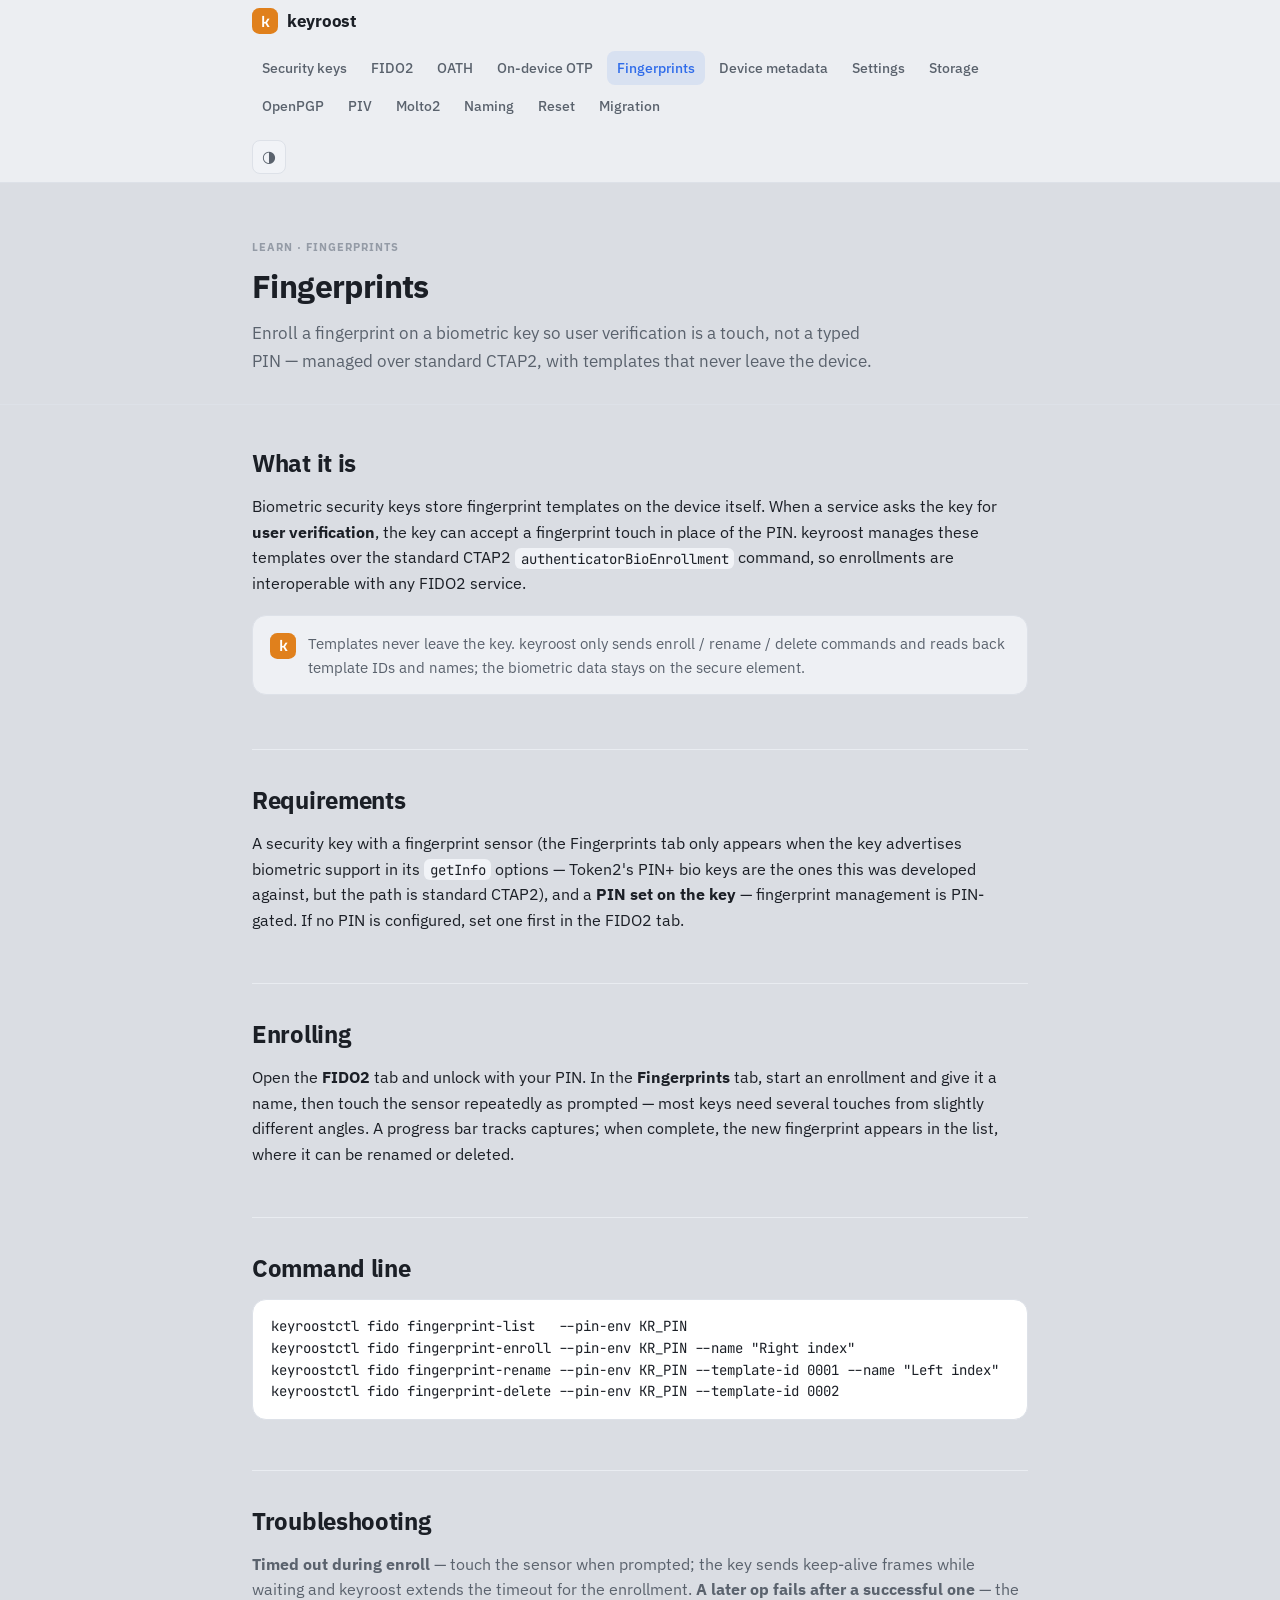
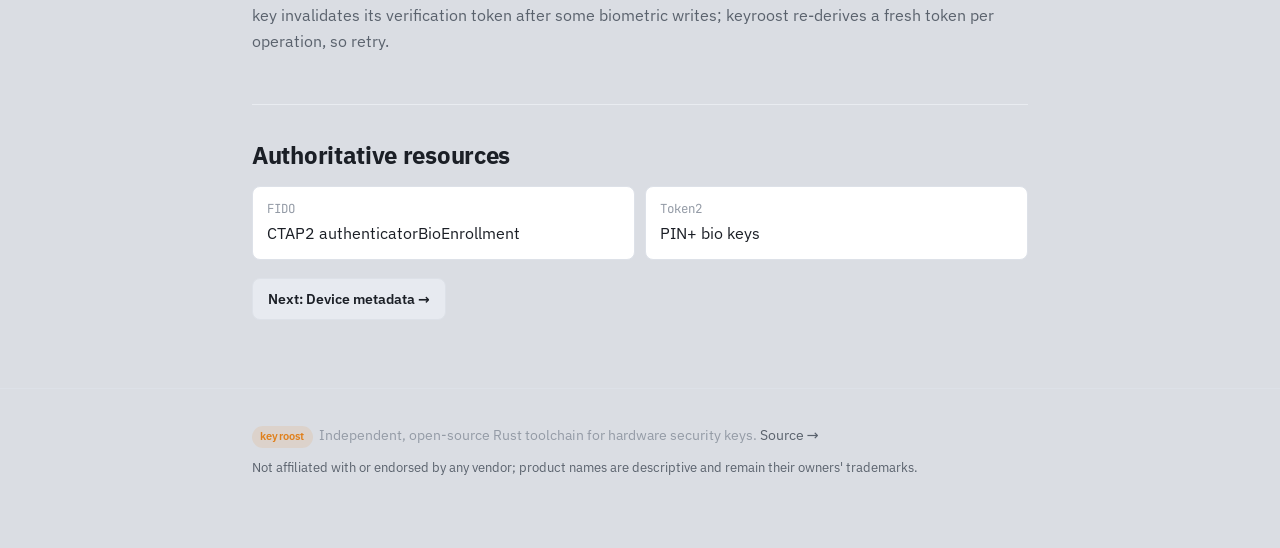
<file: docs/fingerprint.html>
<!DOCTYPE html>
<html lang="en">
<head>
<meta charset="utf-8">
<meta name="viewport" content="width=device-width, initial-scale=1">
<title>Fingerprints — biometric enrollment — keyroost</title>
<meta name="description" content="Enroll, rename and delete fingerprints on a biometric Token2 key via CTAP2 authenticatorBioEnrollment, so user verification can be done by touch instead of the PIN.">
<meta property="og:type" content="website">
<meta property="og:site_name" content="keyroost">
<meta property="og:title" content="Fingerprints — biometric enrollment — keyroost">
<meta property="og:description" content="Enroll, rename and delete fingerprints on a biometric Token2 key via CTAP2 authenticatorBioEnrollment, so user verification can be done by touch instead of the PIN.">
<meta property="og:url" content="https://framefilter.github.io/keyroost/fingerprint.html">
<meta property="og:image" content="https://framefilter.github.io/keyroost/assets/og-cover.png">
<meta property="og:image:width" content="1200">
<meta property="og:image:height" content="630">
<meta name="twitter:card" content="summary_large_image">
<meta name="twitter:title" content="Fingerprints — biometric enrollment — keyroost">
<meta name="twitter:description" content="Enroll, rename and delete fingerprints on a biometric Token2 key via CTAP2 authenticatorBioEnrollment, so user verification can be done by touch instead of the PIN.">
<meta name="twitter:image" content="https://framefilter.github.io/keyroost/assets/og-cover.png">

<link rel="icon" type="image/png" href="assets/keyroost-logo.png">
<link rel="stylesheet" href="assets/keyroost-theme.css">
<link rel="stylesheet" href="assets/site.css">
<script>(function(){try{var t=localStorage.getItem('kr-theme');if(t==='light'||(!t&&window.matchMedia&&matchMedia('(prefers-color-scheme: light)').matches))document.documentElement.setAttribute('data-theme','light');}catch(e){}})();</script>
</head>
<body>

<header class="kr-topbar">
  <div class="kr-wrap kr-topbar-inner">
    <a class="kr-wordmark" href="index.html" aria-label="keyroost — home"><span class="kr-mark mono">k</span><span>keyroost</span></a>
    <nav class="kr-nav" aria-label="Learn topics">
      <a href="security-keys.html">Security keys</a>
      <a href="fido2.html">FIDO2</a>
      <a href="oath.html">OATH</a>
      <a href="otp.html">On-device OTP</a>
      <a href="fingerprint.html">Fingerprints</a>
      <a href="mds.html">Device metadata</a>
      <a href="settings.html">Settings</a>
      <a href="storage.html">Storage</a>
      <a href="openpgp.html">OpenPGP</a>
      <a href="piv.html">PIV</a>
      <a href="molto2.html">Molto2</a>
      <a href="naming.html">Naming</a>
      <a href="reset.html">Reset</a>
      <a href="migration.html">Migration</a>
    </nav>
    <button class="kr-theme-toggle" id="kr-theme-toggle" type="button" aria-label="Toggle light/dark theme" title="Toggle theme">◐</button>
  </div>
</header>

<section class="kr-hero">
  <div class="kr-wrap">
    <p class="kr-label">Learn · Fingerprints</p>
    <h1>Fingerprints</h1>
    <p class="kr-lede">Enroll a fingerprint on a biometric key so user verification is a touch, not a typed PIN — managed over standard CTAP2, with templates that never leave the device.</p>
  </div>
</section>

<main class="kr-wrap">

  <section class="kr-section">
    <h2>What it is</h2>
    <p>Biometric security keys store fingerprint templates on the device itself. When a
      service asks the key for <strong>user verification</strong>, the key can accept a
      fingerprint touch in place of the PIN. keyroost manages these templates over the
      standard CTAP2 <code>authenticatorBioEnrollment</code> command, so enrollments are
      interoperable with any FIDO2 service.</p>
    <div class="kr-tool">
      <span class="kr-mark mono">k</span>
      <p>Templates never leave the key. keyroost only sends enroll / rename / delete
        commands and reads back template IDs and names; the biometric data stays on the
        secure element.</p>
    </div>
  </section>

  <section class="kr-section">
    <h2>Requirements</h2>
    <p>A security key with a fingerprint sensor (the Fingerprints tab only appears when the
      key advertises biometric support in its <code>getInfo</code> options — Token2's PIN+ bio
      keys are the ones this was developed against, but the path is standard CTAP2), and a
      <strong>PIN set on the key</strong> — fingerprint management is PIN-gated. If no PIN is
      configured, set one first in the FIDO2 tab.</p>
  </section>

  <section class="kr-section">
    <h2>Enrolling</h2>
    <p>Open the <strong>FIDO2</strong> tab and unlock with your PIN. In the
      <strong>Fingerprints</strong> tab, start an enrollment and give it a name, then
      touch the sensor repeatedly as prompted — most keys need several touches from
      slightly different angles. A progress bar tracks captures; when complete, the new
      fingerprint appears in the list, where it can be renamed or deleted.</p>
  </section>

  <section class="kr-section">
    <h2>Command line</h2>
<pre><code>keyroostctl fido fingerprint-list   --pin-env KR_PIN
keyroostctl fido fingerprint-enroll --pin-env KR_PIN --name "Right index"
keyroostctl fido fingerprint-rename --pin-env KR_PIN --template-id 0001 --name "Left index"
keyroostctl fido fingerprint-delete --pin-env KR_PIN --template-id 0002</code></pre>
  </section>

  <section class="kr-section">
    <h2>Troubleshooting</h2>
    <p class="kr-muted"><strong>Timed out during enroll</strong> — touch the sensor when
      prompted; the key sends keep-alive frames while waiting and keyroost extends the
      timeout for the enrollment. <strong>A later op fails after a successful one</strong>
      — the key invalidates its verification token after some biometric writes; keyroost
      re-derives a fresh token per operation, so retry.</p>
  </section>

  <section class="kr-section kr-res-section">
    <h2>Authoritative resources</h2>
    <div class="kr-res">
      <a href="https://fidoalliance.org/specs/fido-v2.1-ps-20210615/fido-client-to-authenticator-protocol-v2.1-ps-20210615.html#authenticatorBioEnrollment"><span class="who">FIDO</span>CTAP2 authenticatorBioEnrollment</a>
      <a href="https://www.token2.com/"><span class="who">Token2</span>PIN+ bio keys</a>
    </div>
    <p class="kr-related" style="margin-top:18px"><a class="kr-btn kr-btn-default" href="mds.html">Next: Device metadata →</a></p>
  </section>

</main>

<footer class="kr-footer">
  <div class="kr-wrap">
    <p><span class="kr-pill kr-pill-brand">keyroost</span> &nbsp;Independent, open-source Rust toolchain for hardware security keys. <a href="https://github.com/framefilter/keyroost">Source →</a></p>
    <p class="kr-small">Not affiliated with or endorsed by any vendor; product names are descriptive and remain their owners' trademarks.</p>
  </div>
</footer>

<script src="assets/site.js"></script>
</body>
</html>
</file>
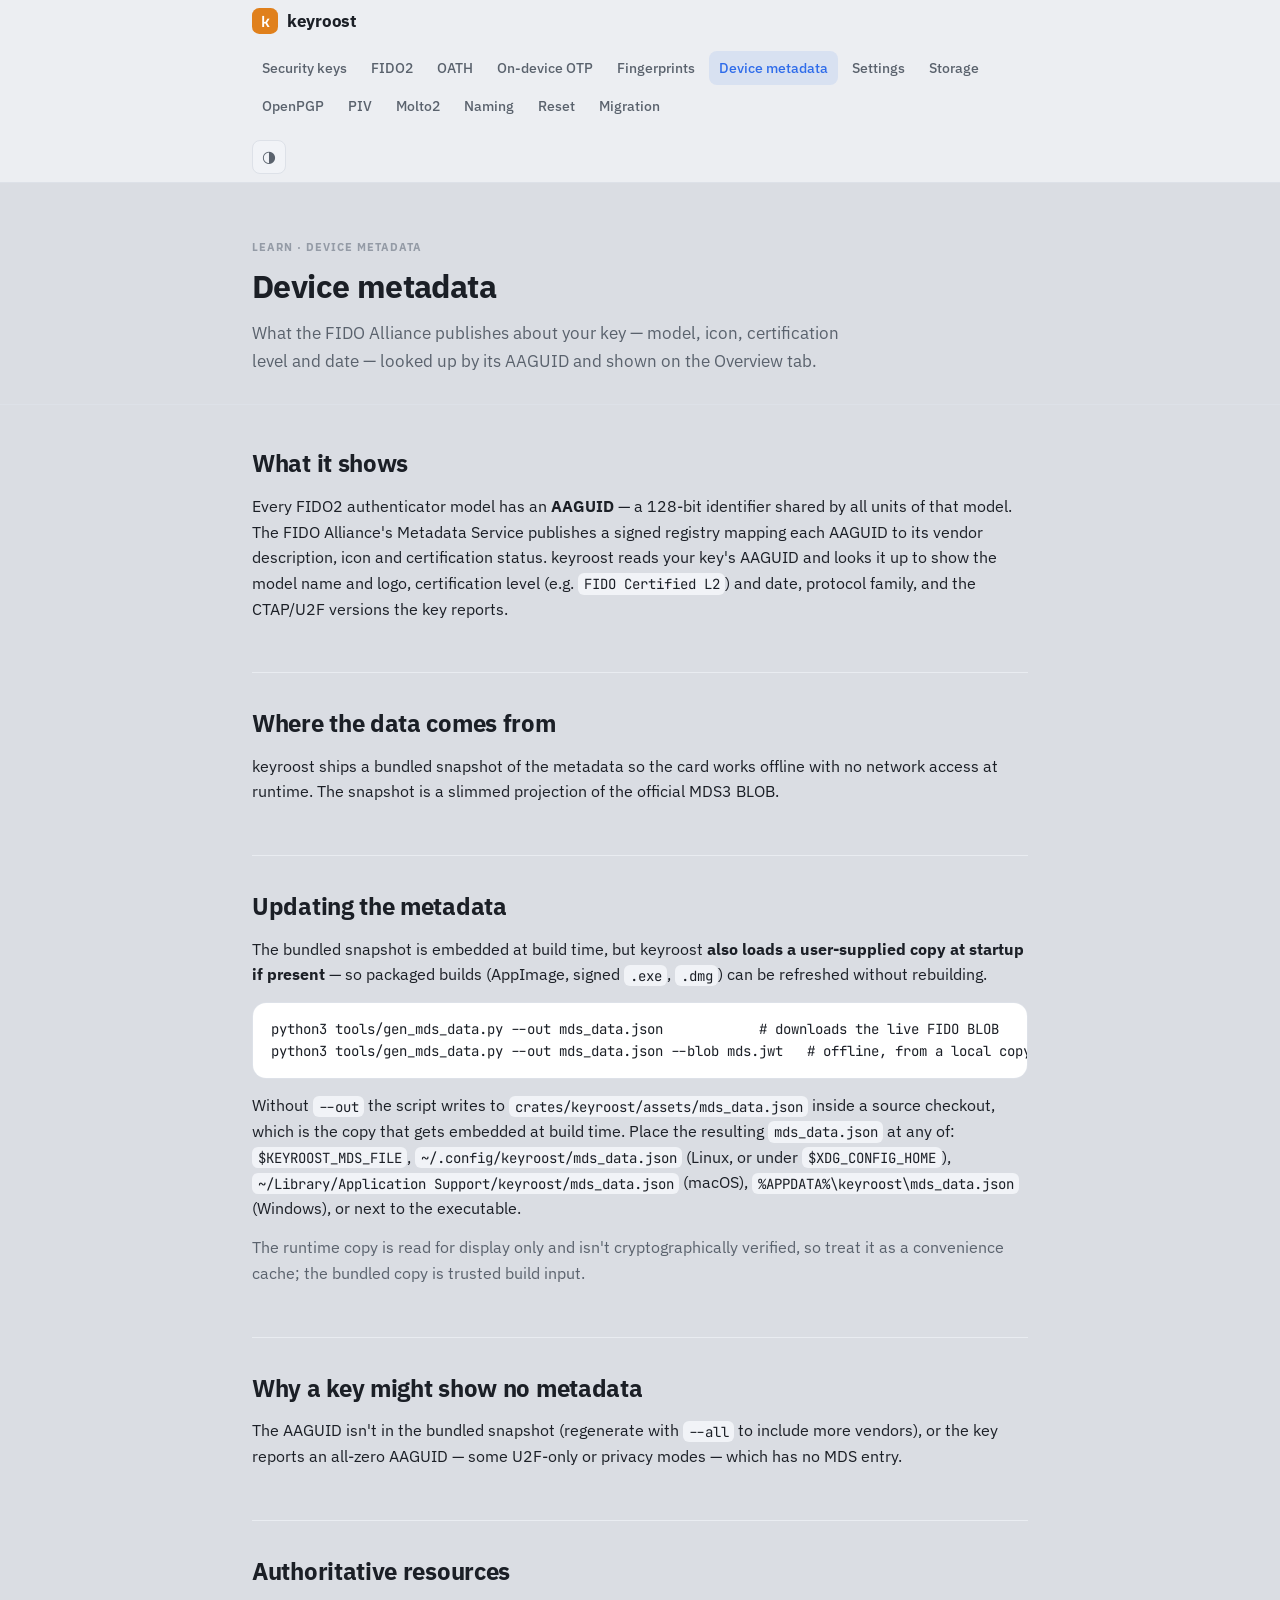
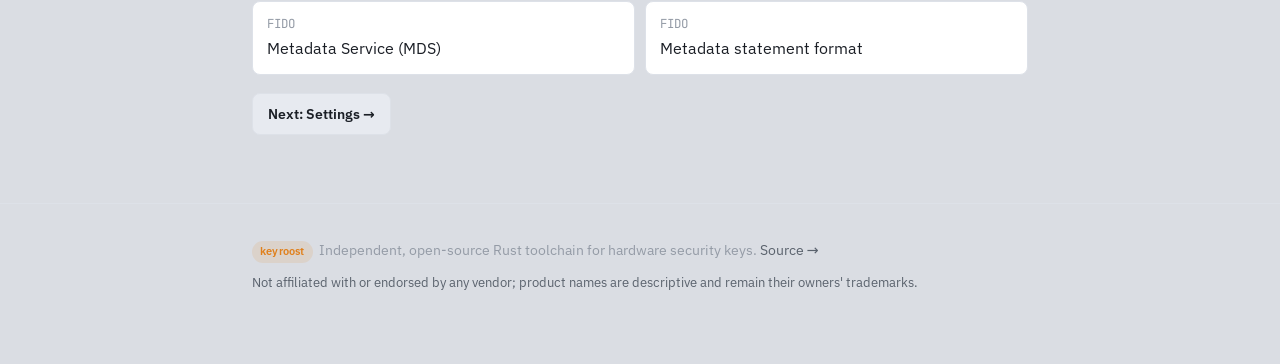
<file: docs/mds.html>
<!DOCTYPE html>
<html lang="en">
<head>
<meta charset="utf-8">
<meta name="viewport" content="width=device-width, initial-scale=1">
<title>Device metadata — FIDO MDS — keyroost</title>
<meta name="description" content="What the FIDO Metadata Service publishes about your key — model, icon, certification level — looked up by AAGUID and shown on the Overview tab.">
<meta property="og:type" content="website">
<meta property="og:site_name" content="keyroost">
<meta property="og:title" content="Device metadata — FIDO MDS — keyroost">
<meta property="og:description" content="What the FIDO Metadata Service publishes about your key — model, icon, certification level — looked up by AAGUID and shown on the Overview tab.">
<meta property="og:url" content="https://framefilter.github.io/keyroost/mds.html">
<meta property="og:image" content="https://framefilter.github.io/keyroost/assets/og-cover.png">
<meta property="og:image:width" content="1200">
<meta property="og:image:height" content="630">
<meta name="twitter:card" content="summary_large_image">
<meta name="twitter:title" content="Device metadata — FIDO MDS — keyroost">
<meta name="twitter:description" content="What the FIDO Metadata Service publishes about your key — model, icon, certification level — looked up by AAGUID and shown on the Overview tab.">
<meta name="twitter:image" content="https://framefilter.github.io/keyroost/assets/og-cover.png">

<link rel="icon" type="image/png" href="assets/keyroost-logo.png">
<link rel="stylesheet" href="assets/keyroost-theme.css">
<link rel="stylesheet" href="assets/site.css">
<script>(function(){try{var t=localStorage.getItem('kr-theme');if(t==='light'||(!t&&window.matchMedia&&matchMedia('(prefers-color-scheme: light)').matches))document.documentElement.setAttribute('data-theme','light');}catch(e){}})();</script>
</head>
<body>

<header class="kr-topbar">
  <div class="kr-wrap kr-topbar-inner">
    <a class="kr-wordmark" href="index.html" aria-label="keyroost — home"><span class="kr-mark mono">k</span><span>keyroost</span></a>
    <nav class="kr-nav" aria-label="Learn topics">
      <a href="security-keys.html">Security keys</a>
      <a href="fido2.html">FIDO2</a>
      <a href="oath.html">OATH</a>
      <a href="otp.html">On-device OTP</a>
      <a href="fingerprint.html">Fingerprints</a>
      <a href="mds.html">Device metadata</a>
      <a href="settings.html">Settings</a>
      <a href="storage.html">Storage</a>
      <a href="openpgp.html">OpenPGP</a>
      <a href="piv.html">PIV</a>
      <a href="molto2.html">Molto2</a>
      <a href="naming.html">Naming</a>
      <a href="reset.html">Reset</a>
      <a href="migration.html">Migration</a>
    </nav>
    <button class="kr-theme-toggle" id="kr-theme-toggle" type="button" aria-label="Toggle light/dark theme" title="Toggle theme">◐</button>
  </div>
</header>

<section class="kr-hero">
  <div class="kr-wrap">
    <p class="kr-label">Learn · Device metadata</p>
    <h1>Device metadata</h1>
    <p class="kr-lede">What the FIDO Alliance publishes about your key — model, icon, certification level and date — looked up by its AAGUID and shown on the Overview tab.</p>
  </div>
</section>

<main class="kr-wrap">

  <section class="kr-section">
    <h2>What it shows</h2>
    <p>Every FIDO2 authenticator model has an <strong>AAGUID</strong> — a 128-bit identifier
      shared by all units of that model. The FIDO Alliance's Metadata Service publishes a
      signed registry mapping each AAGUID to its vendor description, icon and certification
      status. keyroost reads your key's AAGUID and looks it up to show the model name and
      logo, certification level (e.g. <code>FIDO Certified L2</code>) and date, protocol
      family, and the CTAP/U2F versions the key reports.</p>
  </section>

  <section class="kr-section">
    <h2>Where the data comes from</h2>
    <p>keyroost ships a bundled snapshot of the metadata so the card works offline with no
      network access at runtime. The snapshot is a slimmed projection of the official MDS3
      BLOB.</p>
  </section>

  <section class="kr-section">
    <h2>Updating the metadata</h2>
    <p>The bundled snapshot is embedded at build time, but keyroost <strong>also loads a
      user-supplied copy at startup if present</strong> — so packaged builds (AppImage,
      signed <code>.exe</code>, <code>.dmg</code>) can be refreshed without rebuilding.</p>
<pre><code>python3 tools/gen_mds_data.py --out mds_data.json            # downloads the live FIDO BLOB
python3 tools/gen_mds_data.py --out mds_data.json --blob mds.jwt   # offline, from a local copy</code></pre>
    <p>Without <code>--out</code> the script writes to <code>crates/keyroost/assets/mds_data.json</code>
      inside a source checkout, which is the copy that gets embedded at build time. Place the
      resulting <code>mds_data.json</code> at any of:
      <code>$KEYROOST_MDS_FILE</code>, <code>~/.config/keyroost/mds_data.json</code> (Linux, or under <code>$XDG_CONFIG_HOME</code>),
      <code>~/Library/Application Support/keyroost/mds_data.json</code> (macOS),
      <code>%APPDATA%\keyroost\mds_data.json</code> (Windows), or next to the executable.</p>
    <p class="kr-muted">The runtime copy is read for display only and isn't cryptographically
      verified, so treat it as a convenience cache; the bundled copy is trusted build input.</p>
  </section>

  <section class="kr-section">
    <h2>Why a key might show no metadata</h2>
    <p>The AAGUID isn't in the bundled snapshot (regenerate with <code>--all</code> to
      include more vendors), or the key reports an all-zero AAGUID — some U2F-only or
      privacy modes — which has no MDS entry.</p>
  </section>

  <section class="kr-section kr-res-section">
    <h2>Authoritative resources</h2>
    <div class="kr-res">
      <a href="https://fidoalliance.org/metadata/"><span class="who">FIDO</span>Metadata Service (MDS)</a>
      <a href="https://fidoalliance.org/specs/mds/fido-metadata-statement-v3.0-ps-20210518.html"><span class="who">FIDO</span>Metadata statement format</a>
    </div>
    <p class="kr-related" style="margin-top:18px"><a class="kr-btn kr-btn-default" href="settings.html">Next: Settings →</a></p>
  </section>

</main>

<footer class="kr-footer">
  <div class="kr-wrap">
    <p><span class="kr-pill kr-pill-brand">keyroost</span> &nbsp;Independent, open-source Rust toolchain for hardware security keys. <a href="https://github.com/framefilter/keyroost">Source →</a></p>
    <p class="kr-small">Not affiliated with or endorsed by any vendor; product names are descriptive and remain their owners' trademarks.</p>
  </div>
</footer>

<script src="assets/site.js"></script>
</body>
</html>
</file>
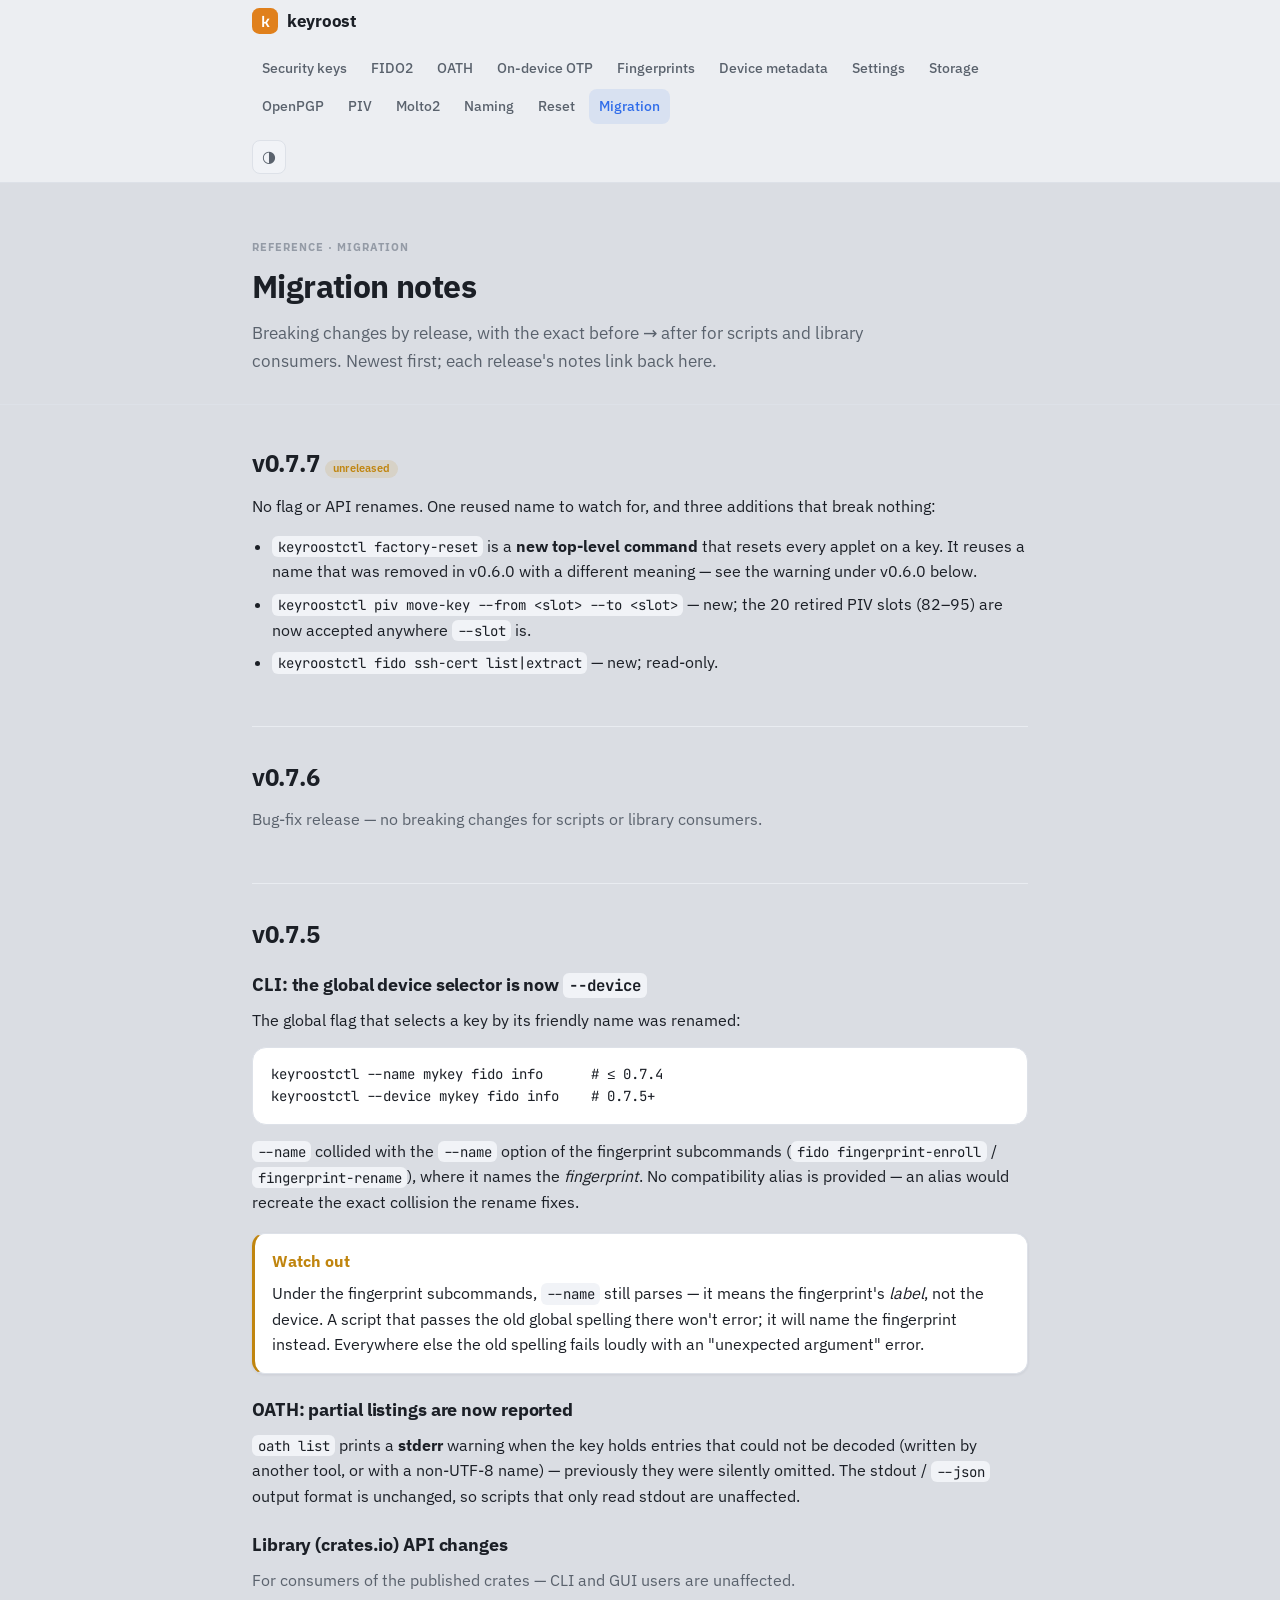
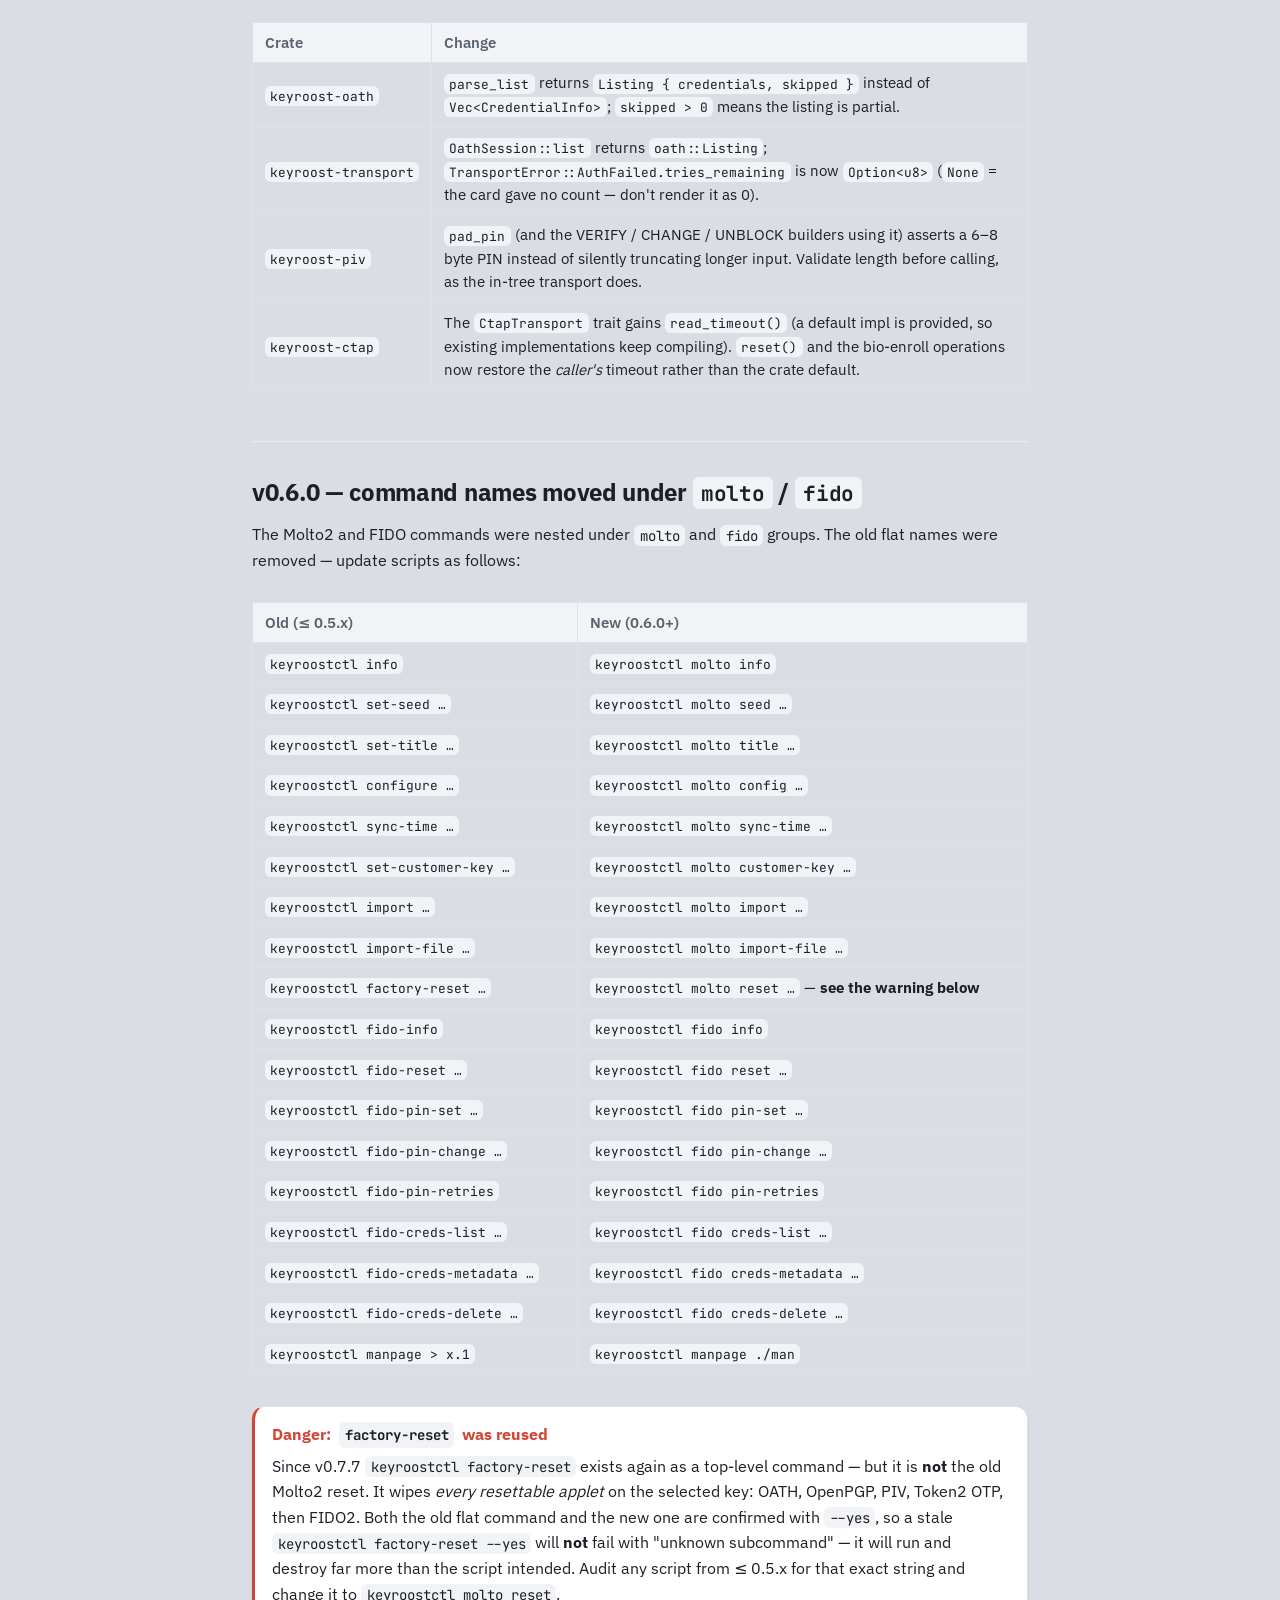
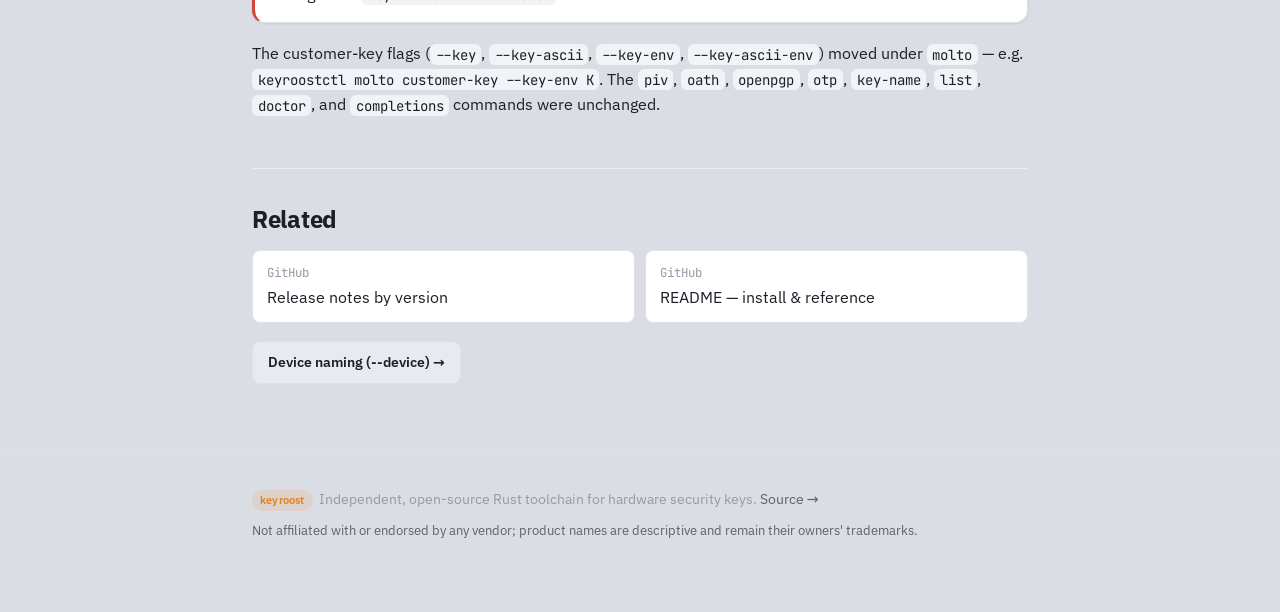
<file: docs/migration.html>
<!DOCTYPE html>
<html lang="en">
<head>
<meta charset="utf-8">
<meta name="viewport" content="width=device-width, initial-scale=1">
<title>Migration notes — breaking changes — keyroost</title>
<meta name="description" content="Breaking changes in keyroost by release, with the exact before → after for scripts and library consumers — the v0.7.5 --name → --device rename and the v0.6.0 command regrouping.">
<meta property="og:type" content="website">
<meta property="og:site_name" content="keyroost">
<meta property="og:title" content="Migration notes — breaking changes — keyroost">
<meta property="og:description" content="Breaking changes in keyroost by release, with the exact before → after for scripts and library consumers — the v0.7.5 --name → --device rename and the v0.6.0 command regrouping.">
<meta property="og:url" content="https://framefilter.github.io/keyroost/migration.html">
<meta property="og:image" content="https://framefilter.github.io/keyroost/assets/og-cover.png">
<meta property="og:image:width" content="1200">
<meta property="og:image:height" content="630">
<meta name="twitter:card" content="summary_large_image">
<meta name="twitter:title" content="Migration notes — breaking changes — keyroost">
<meta name="twitter:description" content="Breaking changes in keyroost by release, with the exact before → after for scripts and library consumers — the v0.7.5 --name → --device rename and the v0.6.0 command regrouping.">
<meta name="twitter:image" content="https://framefilter.github.io/keyroost/assets/og-cover.png">

<link rel="icon" type="image/png" href="assets/keyroost-logo.png">
<link rel="stylesheet" href="assets/keyroost-theme.css">
<link rel="stylesheet" href="assets/site.css">
<script>(function(){try{var t=localStorage.getItem('kr-theme');if(t==='light'||(!t&&window.matchMedia&&matchMedia('(prefers-color-scheme: light)').matches))document.documentElement.setAttribute('data-theme','light');}catch(e){}})();</script>
</head>
<body>

<header class="kr-topbar">
  <div class="kr-wrap kr-topbar-inner">
    <a class="kr-wordmark" href="index.html" aria-label="keyroost — home"><span class="kr-mark mono">k</span><span>keyroost</span></a>
    <nav class="kr-nav" aria-label="Learn topics">
      <a href="security-keys.html">Security keys</a>
      <a href="fido2.html">FIDO2</a>
      <a href="oath.html">OATH</a>
      <a href="otp.html">On-device OTP</a>
      <a href="fingerprint.html">Fingerprints</a>
      <a href="mds.html">Device metadata</a>
      <a href="settings.html">Settings</a>
      <a href="storage.html">Storage</a>
      <a href="openpgp.html">OpenPGP</a>
      <a href="piv.html">PIV</a>
      <a href="molto2.html">Molto2</a>
      <a href="naming.html">Naming</a>
      <a href="reset.html">Reset</a>
      <a href="migration.html">Migration</a>
    </nav>
    <button class="kr-theme-toggle" id="kr-theme-toggle" type="button" aria-label="Toggle light/dark theme" title="Toggle theme">◐</button>
  </div>
</header>

<section class="kr-hero">
  <div class="kr-wrap">
    <p class="kr-label">Reference · Migration</p>
    <h1>Migration notes</h1>
    <p class="kr-lede">Breaking changes by release, with the exact before → after for
      scripts and library consumers. Newest first; each release's notes link back here.</p>
  </div>
</section>

<main class="kr-wrap">

  <section class="kr-section" id="v0-7-7">
    <h2>v0.7.7 <span class="kr-pill kr-pill-warn">unreleased</span></h2>
    <p>No flag or API renames. One reused name to watch for, and three additions that break
      nothing:</p>
    <ul>
      <li><code>keyroostctl factory-reset</code> is a <strong>new top-level command</strong>
        that resets every applet on a key. It reuses a name that was removed in v0.6.0 with a
        different meaning — see the warning under v0.6.0 below.</li>
      <li><code>keyroostctl piv move-key --from &lt;slot&gt; --to &lt;slot&gt;</code> — new;
        the 20 retired PIV slots (82–95) are now accepted anywhere <code>--slot</code> is.</li>
      <li><code>keyroostctl fido ssh-cert list|extract</code> — new; read-only.</li>
    </ul>
  </section>

  <section class="kr-section" id="v0-7-6">
    <h2>v0.7.6</h2>
    <p class="kr-muted">Bug-fix release — no breaking changes for scripts or library
      consumers.</p>
  </section>

  <section class="kr-section" id="v0-7-5">
    <h2>v0.7.5</h2>

    <h3>CLI: the global device selector is now <code>--device</code></h3>
    <p>The global flag that selects a key by its friendly name was renamed:</p>
<pre><code>keyroostctl --name mykey fido info      # ≤ 0.7.4
keyroostctl --device mykey fido info    # 0.7.5+</code></pre>
    <p><code>--name</code> collided with the <code>--name</code> option of the fingerprint
      subcommands (<code>fido fingerprint-enroll</code> / <code>fingerprint-rename</code>),
      where it names the <em>fingerprint</em>. No compatibility alias is provided — an
      alias would recreate the exact collision the rename fixes.</p>
    <div class="kr-callout note">
      <div class="kr-callout-title note">Watch out</div>
      <p>Under the fingerprint subcommands, <code>--name</code> still parses — it means the
        fingerprint's <em>label</em>, not the device. A script that passes the old global
        spelling there won't error; it will name the fingerprint instead. Everywhere else
        the old spelling fails loudly with an "unexpected argument" error.</p>
    </div>

    <h3>OATH: partial listings are now reported</h3>
    <p><code>oath list</code> prints a <strong>stderr</strong> warning when the key holds
      entries that could not be decoded (written by another tool, or with a non-UTF-8
      name) — previously they were silently omitted. The stdout / <code>--json</code>
      output format is unchanged, so scripts that only read stdout are unaffected.</p>

    <h3>Library (crates.io) API changes</h3>
    <p class="kr-muted">For consumers of the published crates — CLI and GUI users are
      unaffected.</p>
    <div class="kr-table-wrap">
    <table class="kr-table">
      <tr><th>Crate</th><th>Change</th></tr>
      <tr><td><code>keyroost-oath</code></td>
        <td><code>parse_list</code> returns <code>Listing { credentials, skipped }</code>
          instead of <code>Vec&lt;CredentialInfo&gt;</code>; <code>skipped &gt; 0</code>
          means the listing is partial.</td></tr>
      <tr><td><code>keyroost-transport</code></td>
        <td><code>OathSession::list</code> returns <code>oath::Listing</code>;
          <code>TransportError::AuthFailed.tries_remaining</code> is now
          <code>Option&lt;u8&gt;</code> (<code>None</code> = the card gave no count —
          don't render it as 0).</td></tr>
      <tr><td><code>keyroost-piv</code></td>
        <td><code>pad_pin</code> (and the VERIFY / CHANGE / UNBLOCK builders using it)
          asserts a 6–8 byte PIN instead of silently truncating longer input. Validate
          length before calling, as the in-tree transport does.</td></tr>
      <tr><td><code>keyroost-ctap</code></td>
        <td>The <code>CtapTransport</code> trait gains <code>read_timeout()</code> (a
          default impl is provided, so existing implementations keep compiling).
          <code>reset()</code> and the bio-enroll operations now restore the
          <em>caller's</em> timeout rather than the crate default.</td></tr>
    </table>
    </div>
  </section>

  <section class="kr-section" id="v0-6-0">
    <h2>v0.6.0 — command names moved under <code>molto</code> / <code>fido</code></h2>
    <p>The Molto2 and FIDO commands were nested under <code>molto</code> and
      <code>fido</code> groups. The old flat names were removed — update scripts as
      follows:</p>
    <div class="kr-table-wrap">
    <table class="kr-table">
      <tr><th>Old (≤ 0.5.x)</th><th>New (0.6.0+)</th></tr>
      <tr><td><code>keyroostctl info</code></td><td><code>keyroostctl molto info</code></td></tr>
      <tr><td><code>keyroostctl set-seed …</code></td><td><code>keyroostctl molto seed …</code></td></tr>
      <tr><td><code>keyroostctl set-title …</code></td><td><code>keyroostctl molto title …</code></td></tr>
      <tr><td><code>keyroostctl configure …</code></td><td><code>keyroostctl molto config …</code></td></tr>
      <tr><td><code>keyroostctl sync-time …</code></td><td><code>keyroostctl molto sync-time …</code></td></tr>
      <tr><td><code>keyroostctl set-customer-key …</code></td><td><code>keyroostctl molto customer-key …</code></td></tr>
      <tr><td><code>keyroostctl import …</code></td><td><code>keyroostctl molto import …</code></td></tr>
      <tr><td><code>keyroostctl import-file …</code></td><td><code>keyroostctl molto import-file …</code></td></tr>
      <tr><td><code>keyroostctl factory-reset …</code></td><td><code>keyroostctl molto reset …</code> — <strong>see the warning below</strong></td></tr>
      <tr><td><code>keyroostctl fido-info</code></td><td><code>keyroostctl fido info</code></td></tr>
      <tr><td><code>keyroostctl fido-reset …</code></td><td><code>keyroostctl fido reset …</code></td></tr>
      <tr><td><code>keyroostctl fido-pin-set …</code></td><td><code>keyroostctl fido pin-set …</code></td></tr>
      <tr><td><code>keyroostctl fido-pin-change …</code></td><td><code>keyroostctl fido pin-change …</code></td></tr>
      <tr><td><code>keyroostctl fido-pin-retries</code></td><td><code>keyroostctl fido pin-retries</code></td></tr>
      <tr><td><code>keyroostctl fido-creds-list …</code></td><td><code>keyroostctl fido creds-list …</code></td></tr>
      <tr><td><code>keyroostctl fido-creds-metadata …</code></td><td><code>keyroostctl fido creds-metadata …</code></td></tr>
      <tr><td><code>keyroostctl fido-creds-delete …</code></td><td><code>keyroostctl fido creds-delete …</code></td></tr>
      <tr><td><code>keyroostctl manpage &gt; x.1</code></td><td><code>keyroostctl manpage ./man</code></td></tr>
    </table>
    </div>
    <div class="kr-callout danger">
      <div class="kr-callout-title danger">Danger: <code>factory-reset</code> was reused</div>
      <p>Since v0.7.7 <code>keyroostctl factory-reset</code> exists again as a top-level
        command — but it is <strong>not</strong> the old Molto2 reset. It wipes
        <em>every resettable applet</em> on the selected key: OATH, OpenPGP, PIV, Token2 OTP,
        then FIDO2. Both the old flat command and the new one are confirmed with
        <code>--yes</code>, so a stale <code>keyroostctl factory-reset --yes</code> will
        <strong>not</strong> fail with "unknown subcommand" — it will run and destroy far more
        than the script intended. Audit any script from ≤&nbsp;0.5.x for that exact string and
        change it to <code>keyroostctl molto reset</code>.</p>
    </div>
    <p>The customer-key flags (<code>--key</code>, <code>--key-ascii</code>,
      <code>--key-env</code>, <code>--key-ascii-env</code>) moved under
      <code>molto</code> — e.g. <code>keyroostctl molto customer-key --key-env K</code>.
      The <code>piv</code>, <code>oath</code>, <code>openpgp</code>, <code>otp</code>,
      <code>key-name</code>, <code>list</code>, <code>doctor</code>, and
      <code>completions</code> commands were unchanged.</p>
  </section>

  <section class="kr-section kr-res-section">
    <h2>Related</h2>
    <div class="kr-res">
      <a href="https://github.com/framefilter/keyroost/releases"><span class="who">GitHub</span>Release notes by version</a>
      <a href="https://github.com/framefilter/keyroost#readme"><span class="who">GitHub</span>README — install &amp; reference</a>
    </div>
    <p class="kr-related" style="margin-top:18px"><a class="kr-btn kr-btn-default" href="naming.html">Device naming (--device) →</a></p>
  </section>

</main>

<footer class="kr-footer">
  <div class="kr-wrap">
    <p><span class="kr-pill kr-pill-brand">keyroost</span> &nbsp;Independent, open-source Rust toolchain for hardware security keys. <a href="https://github.com/framefilter/keyroost">Source →</a></p>
    <p class="kr-small">Not affiliated with or endorsed by any vendor; product names are descriptive and remain their owners' trademarks.</p>
  </div>
</footer>

<script src="assets/site.js"></script>
</body>
</html>
</file>
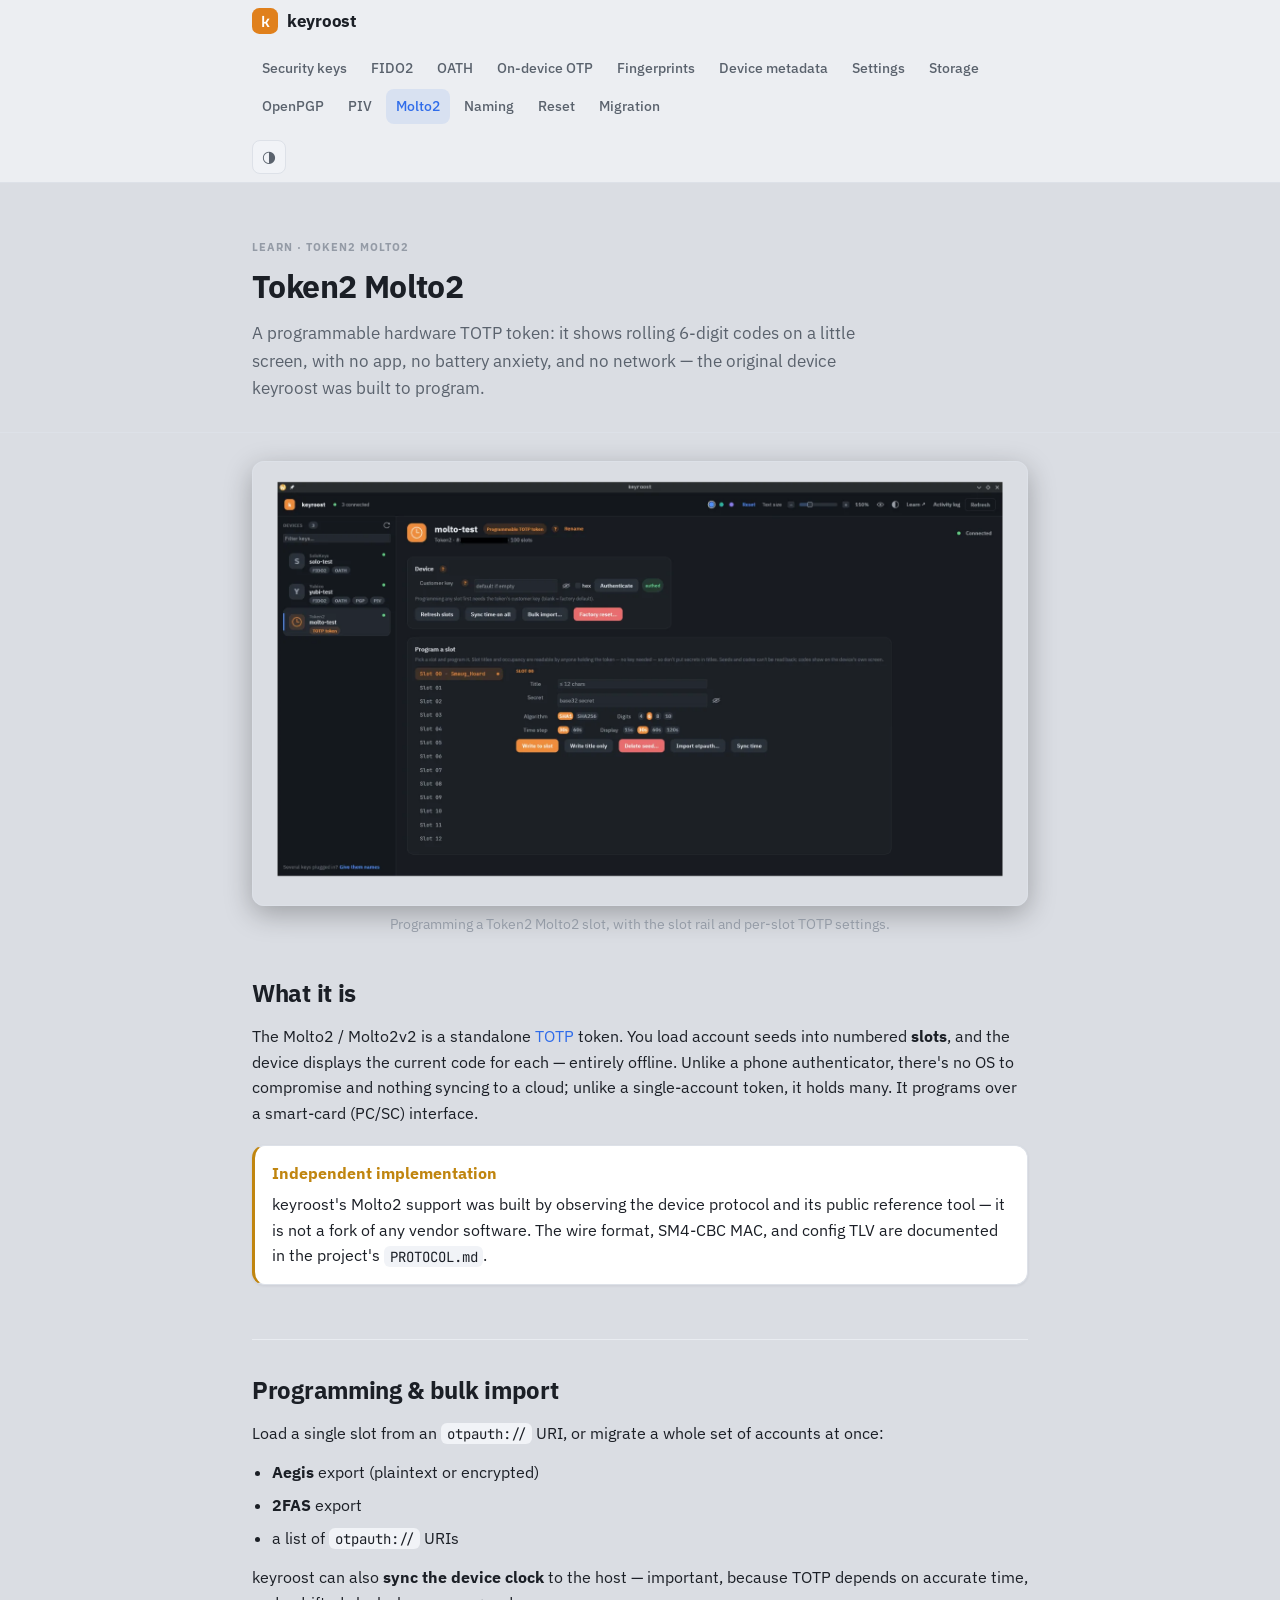
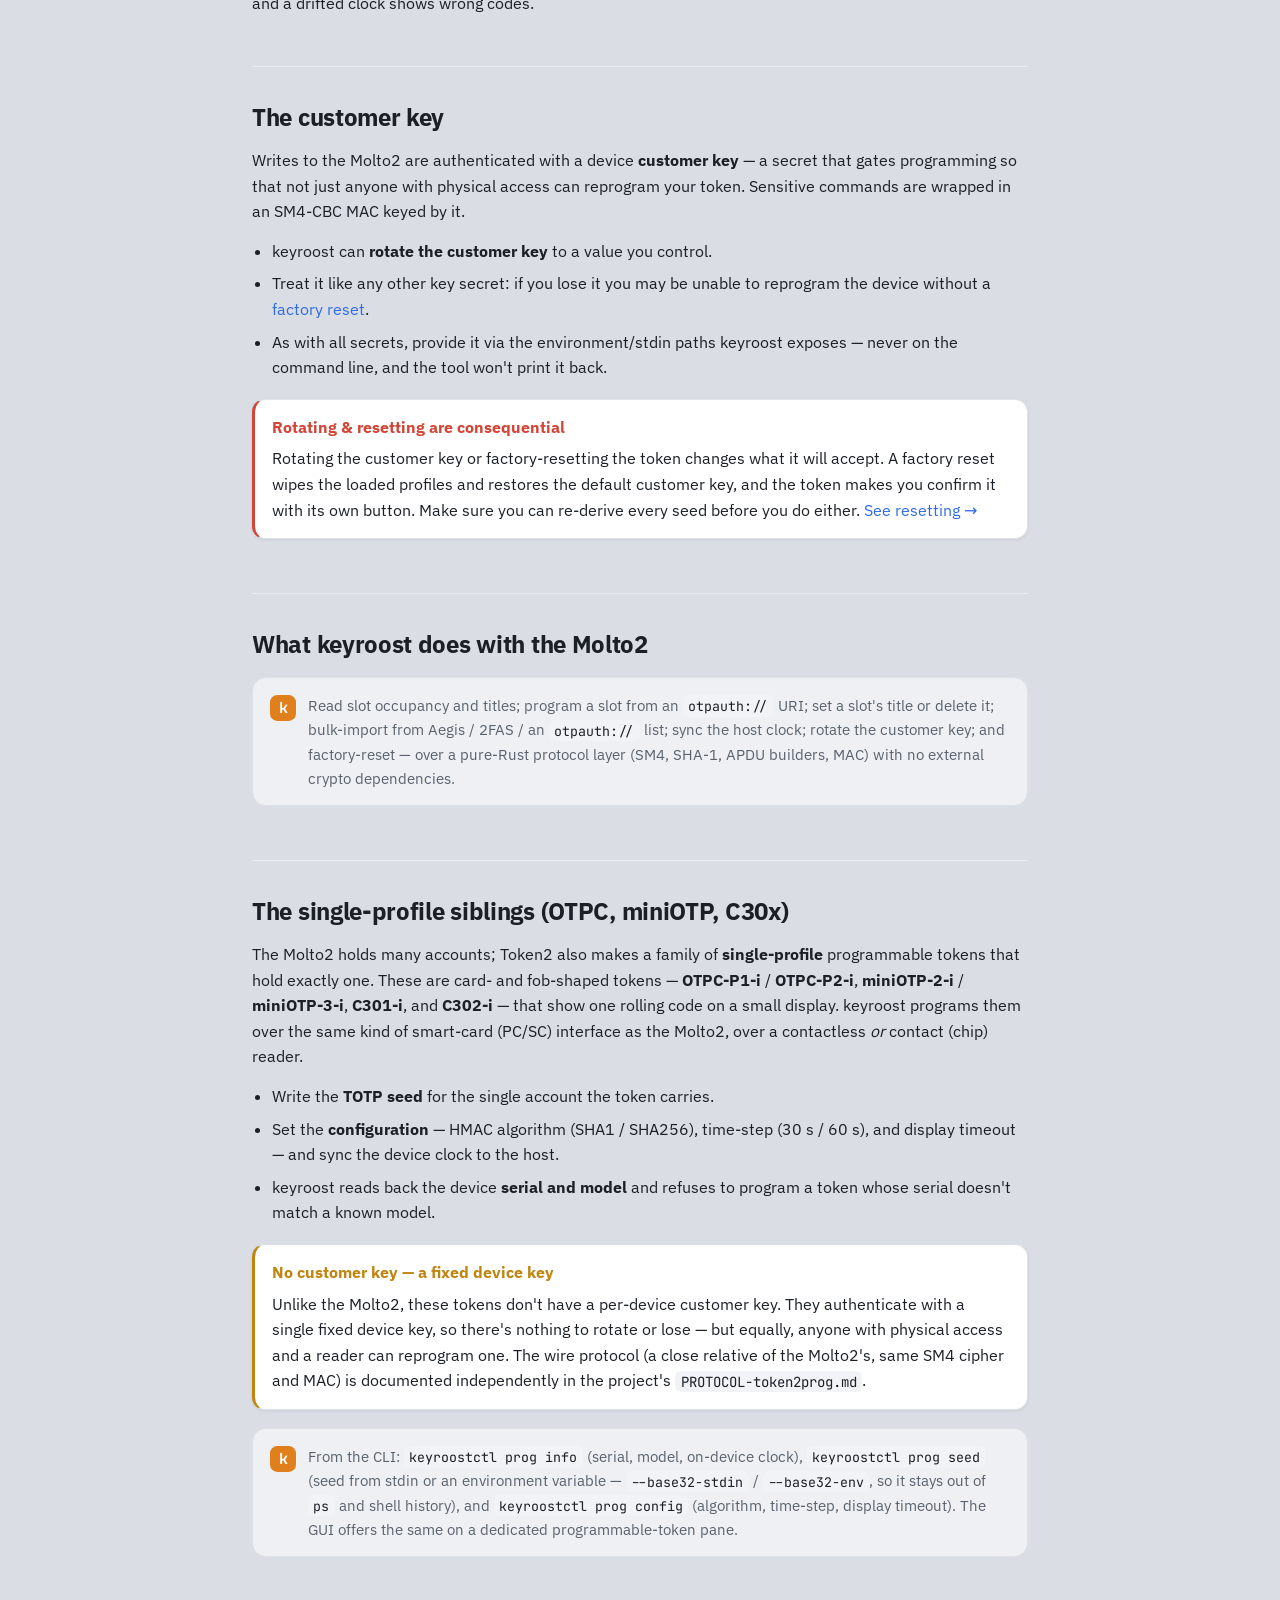
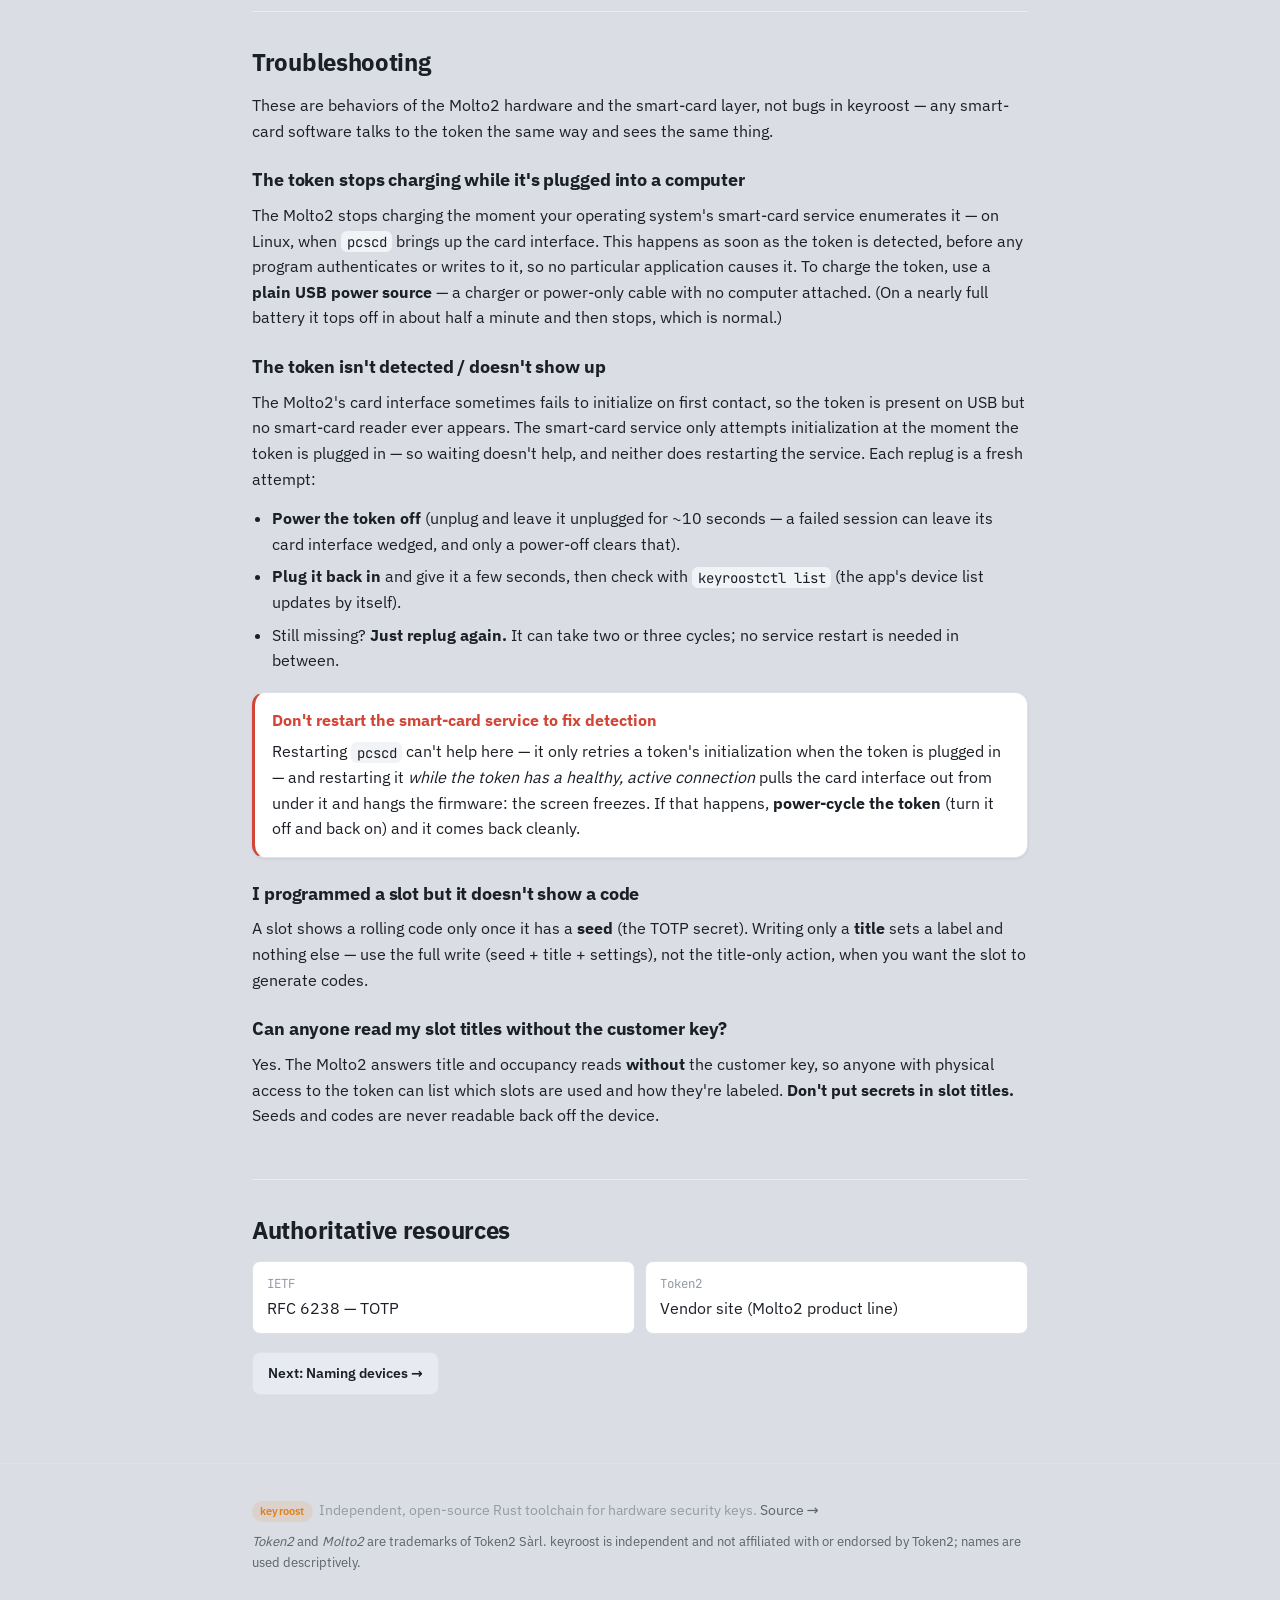
<file: docs/molto2.html>
<!DOCTYPE html>
<html lang="en">
<head>
<meta charset="utf-8">
<meta name="viewport" content="width=device-width, initial-scale=1">
<title>Token2 Molto2 — programmable TOTP token — keyroost</title>
<meta name="description" content="What the Token2 Molto2 / Molto2v2 programmable TOTP hardware token is, how slots and bulk import work, the customer key, clock sync, and what keyroost does — plus the single-profile siblings (OTPC, miniOTP, C30x).">
<meta property="og:type" content="website">
<meta property="og:site_name" content="keyroost">
<meta property="og:title" content="Token2 Molto2 — programmable TOTP token — keyroost">
<meta property="og:description" content="What the Token2 Molto2 / Molto2v2 programmable TOTP hardware token is, how slots and bulk import work, the customer key, clock sync, and what keyroost does — plus the single-profile siblings (OTPC, miniOTP, C30x).">
<meta property="og:url" content="https://framefilter.github.io/keyroost/molto2.html">
<meta property="og:image" content="https://framefilter.github.io/keyroost/assets/og-cover.png">
<meta property="og:image:width" content="1200">
<meta property="og:image:height" content="630">
<meta name="twitter:card" content="summary_large_image">
<meta name="twitter:title" content="Token2 Molto2 — programmable TOTP token — keyroost">
<meta name="twitter:description" content="What the Token2 Molto2 / Molto2v2 programmable TOTP hardware token is, how slots and bulk import work, the customer key, clock sync, and what keyroost does — plus the single-profile siblings (OTPC, miniOTP, C30x).">
<meta name="twitter:image" content="https://framefilter.github.io/keyroost/assets/og-cover.png">

<link rel="icon" type="image/png" href="assets/keyroost-logo.png">
<link rel="stylesheet" href="assets/keyroost-theme.css">
<link rel="stylesheet" href="assets/site.css">
<script>(function(){try{var t=localStorage.getItem('kr-theme');if(t==='light'||(!t&&window.matchMedia&&matchMedia('(prefers-color-scheme: light)').matches))document.documentElement.setAttribute('data-theme','light');}catch(e){}})();</script>
</head>
<body>

<header class="kr-topbar">
  <div class="kr-wrap kr-topbar-inner">
    <a class="kr-wordmark" href="index.html" aria-label="keyroost — home"><span class="kr-mark mono">k</span><span>keyroost</span></a>
    <nav class="kr-nav" aria-label="Learn topics">
      <a href="security-keys.html">Security keys</a>
      <a href="fido2.html">FIDO2</a>
      <a href="oath.html">OATH</a>
      <a href="otp.html">On-device OTP</a>
      <a href="fingerprint.html">Fingerprints</a>
      <a href="mds.html">Device metadata</a>
      <a href="settings.html">Settings</a>
      <a href="storage.html">Storage</a>
      <a href="openpgp.html">OpenPGP</a>
      <a href="piv.html">PIV</a>
      <a href="molto2.html">Molto2</a>
      <a href="naming.html">Naming</a>
      <a href="reset.html">Reset</a>
      <a href="migration.html">Migration</a>
    </nav>
    <button class="kr-theme-toggle" id="kr-theme-toggle" type="button" aria-label="Toggle light/dark theme" title="Toggle theme">◐</button>
  </div>
</header>

<section class="kr-hero">
  <div class="kr-wrap">
    <p class="kr-label">Learn · Token2 Molto2</p>
    <h1>Token2 Molto2</h1>
    <p class="kr-lede">A programmable hardware TOTP token: it shows rolling 6-digit codes on a
      little screen, with no app, no battery anxiety, and no network — the original device
      keyroost was built to program.</p>
  </div>
</section>

<main class="kr-wrap">

  <figure class="kr-shot">
    <img src="assets/screenshots/molto2.webp" width="1640" height="938" loading="lazy"
         alt="keyroost screenshot — Programming a Token2 Molto2 slot, with the slot rail and per-slot TOTP settings.">
    <figcaption>Programming a Token2 Molto2 slot, with the slot rail and per-slot TOTP settings.</figcaption>
  </figure>
  <section class="kr-section">
    <h2>What it is</h2>
    <p>The Molto2 / Molto2v2 is a standalone <a href="oath.html">TOTP</a> token. You load
      account seeds into numbered <strong>slots</strong>, and the device displays the current
      code for each — entirely offline. Unlike a phone authenticator, there's no OS to
      compromise and nothing syncing to a cloud; unlike a single-account token, it holds
      many. It programs over a smart-card (PC/SC) interface.</p>
    <div class="kr-callout note">
      <div class="kr-callout-title note">Independent implementation</div>
      <p>keyroost's Molto2 support was built by observing the device protocol and its public
        reference tool — it is not a fork of any vendor software. The wire format, SM4-CBC
        MAC, and config TLV are documented in the project's <code>PROTOCOL.md</code>.</p>
    </div>
  </section>

  <section class="kr-section">
    <h2>Programming &amp; bulk import</h2>
    <p>Load a single slot from an <code>otpauth://</code> URI, or migrate a whole set of
      accounts at once:</p>
    <ul>
      <li><strong>Aegis</strong> export (plaintext or encrypted)</li>
      <li><strong>2FAS</strong> export</li>
      <li>a list of <code>otpauth://</code> URIs</li>
    </ul>
    <p>keyroost can also <strong>sync the device clock</strong> to the host — important,
      because TOTP depends on accurate time, and a drifted clock shows wrong codes.</p>
  </section>

  <section class="kr-section" id="customer-key">
    <h2>The customer key</h2>
    <p>Writes to the Molto2 are authenticated with a device <strong>customer key</strong> —
      a secret that gates programming so that not just anyone with physical access can
      reprogram your token. Sensitive commands are wrapped in an SM4-CBC MAC keyed by it.</p>
    <ul>
      <li>keyroost can <strong>rotate the customer key</strong> to a value you control.</li>
      <li>Treat it like any other key secret: if you lose it you may be unable to reprogram
        the device without a <a href="reset.html">factory reset</a>.</li>
      <li>As with all secrets, provide it via the environment/stdin paths keyroost exposes —
        never on the command line, and the tool won't print it back.</li>
    </ul>
    <div class="kr-callout danger">
      <div class="kr-callout-title danger">Rotating &amp; resetting are consequential</div>
      <p>Rotating the customer key or factory-resetting the token changes what it will accept.
        A factory reset wipes the loaded profiles and restores the default customer key, and
        the token makes you confirm it with its own button. Make sure you can re-derive every
        seed before you do either. <a href="reset.html">See resetting →</a></p>
    </div>
  </section>

  <section class="kr-section">
    <h2>What keyroost does with the Molto2</h2>
    <div class="kr-tool">
      <span class="kr-mark mono">k</span>
      <p>Read slot occupancy and titles; program a slot from an <code>otpauth://</code> URI;
        set a slot's title or delete it; bulk-import from Aegis / 2FAS / an
        <code>otpauth://</code> list; sync the host clock; rotate the customer key; and
        factory-reset — over a pure-Rust protocol layer (SM4, SHA-1, APDU builders, MAC)
        with no external crypto dependencies.</p>
    </div>
  </section>

  <section class="kr-section" id="single-profile">
    <h2>The single-profile siblings (OTPC, miniOTP, C30x)</h2>
    <p>The Molto2 holds many accounts; Token2 also makes a family of
      <strong>single-profile</strong> programmable tokens that hold exactly one. These are
      card- and fob-shaped tokens — <strong>OTPC-P1-i</strong> / <strong>OTPC-P2-i</strong>,
      <strong>miniOTP-2-i</strong> / <strong>miniOTP-3-i</strong>, <strong>C301-i</strong>,
      and <strong>C302-i</strong> — that show one rolling code on a small display. keyroost
      programs them over the same kind of smart-card (PC/SC) interface as the Molto2, over a
      contactless <em>or</em> contact (chip) reader.</p>
    <ul>
      <li>Write the <strong>TOTP seed</strong> for the single account the token carries.</li>
      <li>Set the <strong>configuration</strong> — HMAC algorithm (SHA1 / SHA256), time-step
        (30 s / 60 s), and display timeout — and sync the device clock to the host.</li>
      <li>keyroost reads back the device <strong>serial and model</strong> and refuses to
        program a token whose serial doesn't match a known model.</li>
    </ul>
    <div class="kr-callout note">
      <div class="kr-callout-title note">No customer key — a fixed device key</div>
      <p>Unlike the Molto2, these tokens don't have a per-device customer key. They
        authenticate with a single fixed device key, so there's nothing to rotate or lose —
        but equally, anyone with physical access and a reader can reprogram one. The wire
        protocol (a close relative of the Molto2's, same SM4 cipher and MAC) is documented
        independently in the project's <code>PROTOCOL-token2prog.md</code>.</p>
    </div>
    <div class="kr-tool">
      <span class="kr-mark mono">k</span>
      <p>From the CLI: <code>keyroostctl prog info</code> (serial, model, on-device clock),
        <code>keyroostctl prog seed</code> (seed from stdin or an environment variable —
        <code>--base32-stdin</code> / <code>--base32-env</code>, so it stays out of
        <code>ps</code> and shell history), and
        <code>keyroostctl prog config</code> (algorithm, time-step, display timeout). The GUI
        offers the same on a dedicated programmable-token pane.</p>
    </div>
  </section>

  <section class="kr-section" id="troubleshooting">
    <h2>Troubleshooting</h2>
    <p>These are behaviors of the Molto2 hardware and the smart-card layer, not
      bugs in keyroost — any smart-card software talks to the token the same way
      and sees the same thing.</p>

    <h3>The token stops charging while it's plugged into a computer</h3>
    <p>The Molto2 stops charging the moment your operating system's smart-card
      service enumerates it — on Linux, when <code>pcscd</code> brings up the card
      interface. This happens as soon as the token is detected, before any program
      authenticates or writes to it, so no particular application causes it. To
      charge the token, use a <strong>plain USB power source</strong> — a charger
      or power-only cable with no computer attached. (On a nearly full battery it
      tops off in about half a minute and then stops, which is normal.)</p>

    <h3>The token isn't detected / doesn't show up</h3>
    <p>The Molto2's card interface sometimes fails to initialize on first contact,
      so the token is present on USB but no smart-card reader ever appears. The
      smart-card service only attempts initialization at the moment the token is
      plugged in — so waiting doesn't help, and neither does restarting the
      service. Each replug is a fresh attempt:</p>
    <ul>
      <li><strong>Power the token off</strong> (unplug and leave it unplugged for
        ~10 seconds — a failed session can leave its card interface wedged, and
        only a power-off clears that).</li>
      <li><strong>Plug it back in</strong> and give it a few seconds, then check
        with <code>keyroostctl list</code> (the app's device list updates by
        itself).</li>
      <li>Still missing? <strong>Just replug again.</strong> It can take two or
        three cycles; no service restart is needed in between.</li>
    </ul>
    <div class="kr-callout danger">
      <div class="kr-callout-title danger">Don't restart the smart-card service to fix detection</div>
      <p>Restarting <code>pcscd</code> can't help here — it only retries a token's
        initialization when the token is plugged in — and restarting it <em>while
        the token has a healthy, active connection</em> pulls the card interface
        out from under it and hangs the firmware: the screen freezes. If that
        happens, <strong>power-cycle the token</strong> (turn it off and back on)
        and it comes back cleanly.</p>
    </div>

    <h3>I programmed a slot but it doesn't show a code</h3>
    <p>A slot shows a rolling code only once it has a <strong>seed</strong> (the
      TOTP secret). Writing only a <strong>title</strong> sets a label and nothing
      else — use the full write (seed + title + settings), not the title-only
      action, when you want the slot to generate codes.</p>

    <h3>Can anyone read my slot titles without the customer key?</h3>
    <p>Yes. The Molto2 answers title and occupancy reads <strong>without</strong>
      the customer key, so anyone with physical access to the token can list which
      slots are used and how they're labeled. <strong>Don't put secrets in slot
      titles.</strong> Seeds and codes are never readable back off the device.</p>
  </section>

  <section class="kr-section kr-res-section">
    <h2>Authoritative resources</h2>
    <div class="kr-res">
      <a href="https://datatracker.ietf.org/doc/html/rfc6238"><span class="who">IETF</span>RFC 6238 — TOTP</a>
      <a href="https://www.token2.com/"><span class="who">Token2</span>Vendor site (Molto2 product line)</a>
    </div>
    <p class="kr-related" style="margin-top:18px"><a class="kr-btn kr-btn-default" href="naming.html">Next: Naming devices →</a></p>
  </section>

</main>

<footer class="kr-footer">
  <div class="kr-wrap">
    <p><span class="kr-pill kr-pill-brand">keyroost</span> &nbsp;Independent, open-source Rust toolchain for hardware security keys. <a href="https://github.com/framefilter/keyroost">Source →</a></p>
    <p class="kr-small"><em>Token2</em> and <em>Molto2</em> are trademarks of Token2 Sàrl. keyroost is independent and not affiliated with or endorsed by Token2; names are used descriptively.</p>
  </div>
</footer>

<script src="assets/site.js"></script>
</body>
</html>
</file>
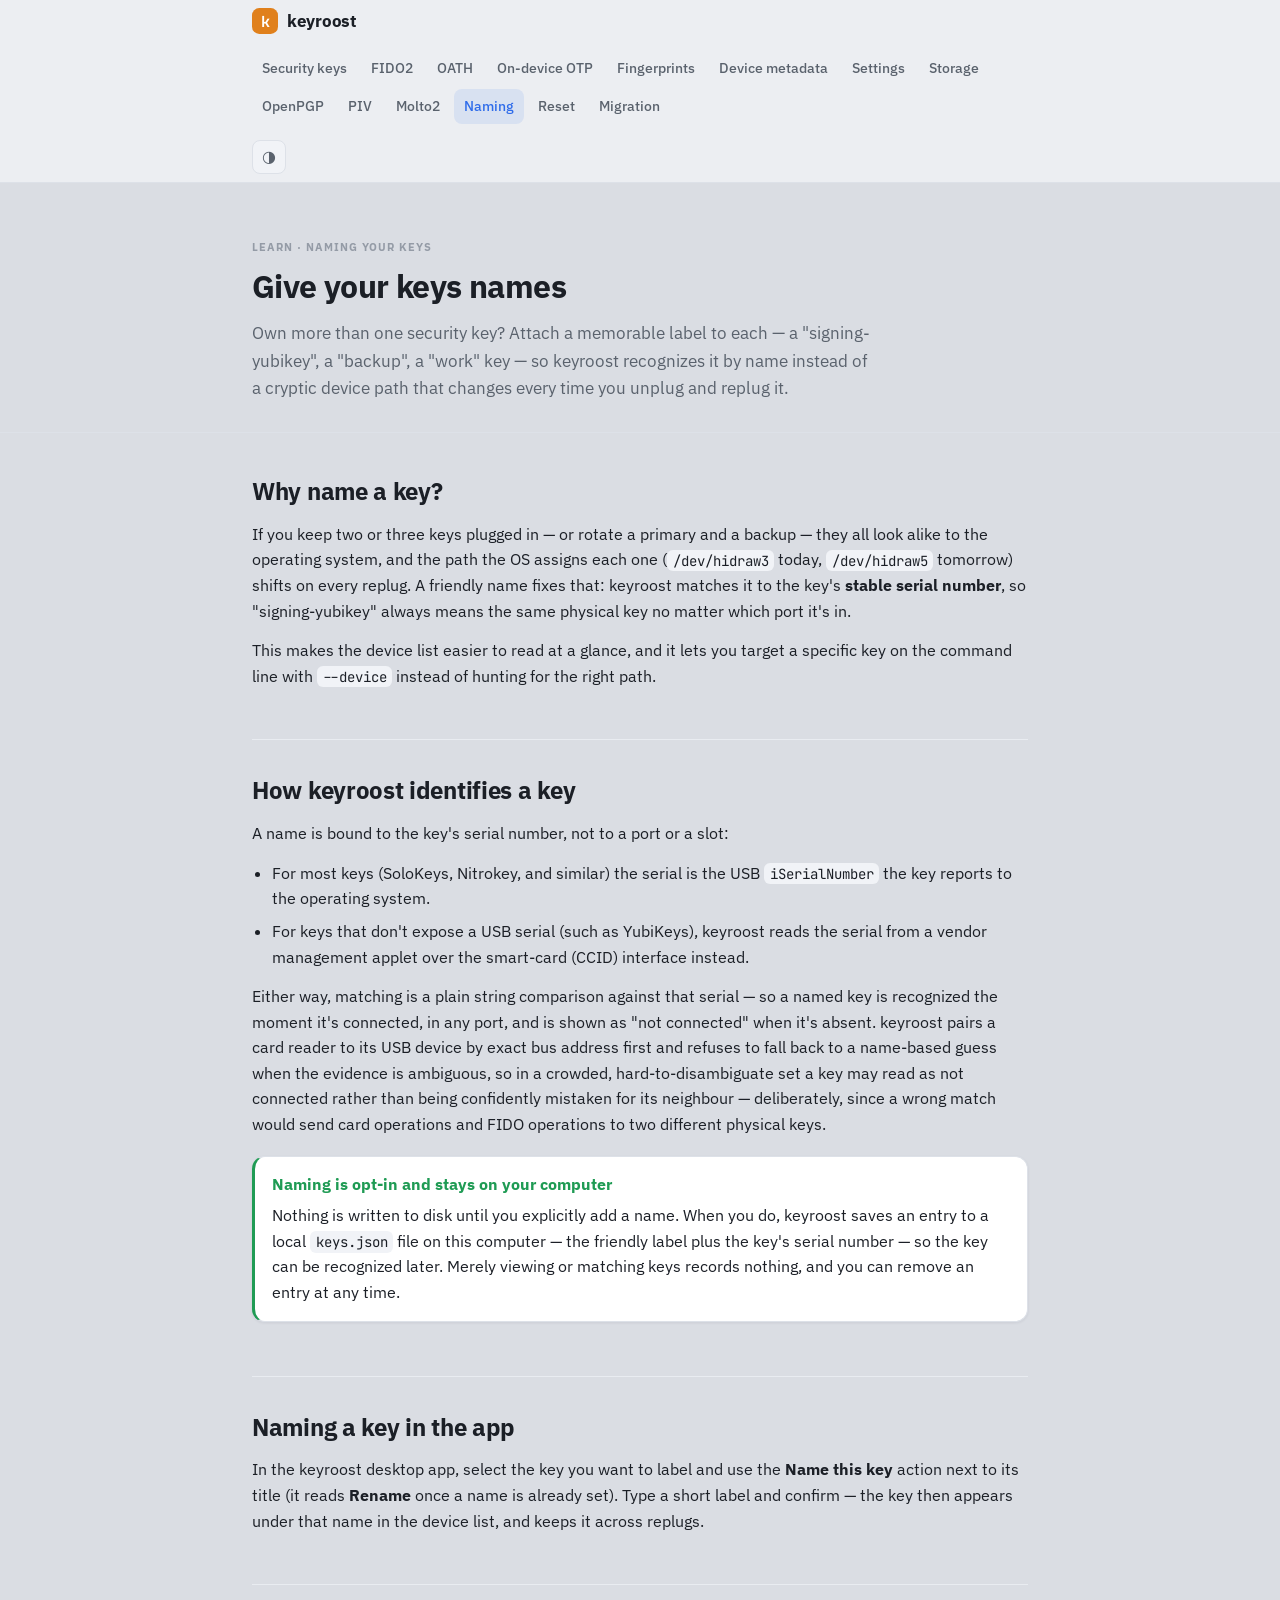
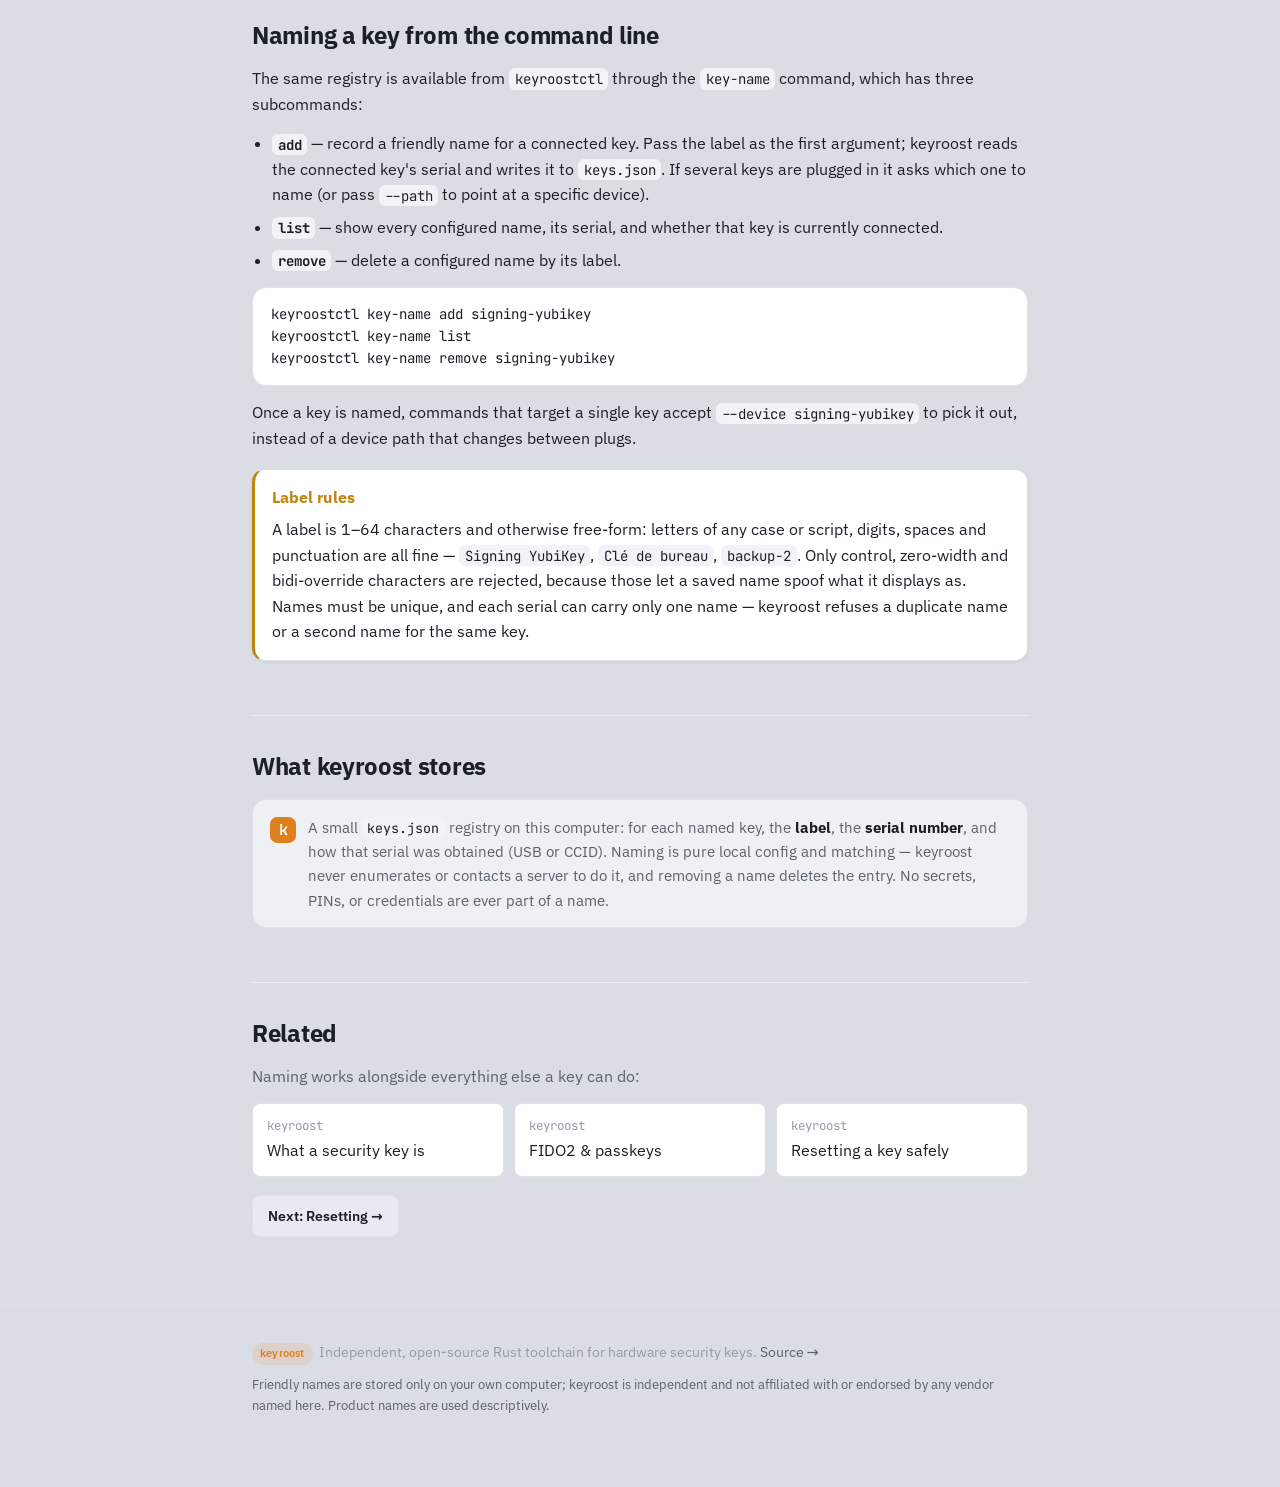
<file: docs/naming.html>
<!DOCTYPE html>
<html lang="en">
<head>
<meta charset="utf-8">
<meta name="viewport" content="width=device-width, initial-scale=1">
<title>Give your keys names — keyroost</title>
<meta name="description" content="When you own several hardware security keys, keyroost can attach a friendly name to each one — matched by the key's stable serial number — so the GUI and keyroostctl recognize it by name instead of a path that changes on every replug.">
<meta property="og:type" content="website">
<meta property="og:site_name" content="keyroost">
<meta property="og:title" content="Give your keys names — keyroost">
<meta property="og:description" content="When you own several hardware security keys, keyroost can attach a friendly name to each one — matched by the key's stable serial number — so the GUI and keyroostctl recognize it by name instead of a path that changes on every replug.">
<meta property="og:url" content="https://framefilter.github.io/keyroost/naming.html">
<meta property="og:image" content="https://framefilter.github.io/keyroost/assets/og-cover.png">
<meta property="og:image:width" content="1200">
<meta property="og:image:height" content="630">
<meta name="twitter:card" content="summary_large_image">
<meta name="twitter:title" content="Give your keys names — keyroost">
<meta name="twitter:description" content="When you own several hardware security keys, keyroost can attach a friendly name to each one — matched by the key's stable serial number — so the GUI and keyroostctl recognize it by name instead of a path that changes on every replug.">
<meta name="twitter:image" content="https://framefilter.github.io/keyroost/assets/og-cover.png">

<link rel="icon" type="image/png" href="assets/keyroost-logo.png">
<link rel="stylesheet" href="assets/keyroost-theme.css">
<link rel="stylesheet" href="assets/site.css">
<script>(function(){try{var t=localStorage.getItem('kr-theme');if(t==='light'||(!t&&window.matchMedia&&matchMedia('(prefers-color-scheme: light)').matches))document.documentElement.setAttribute('data-theme','light');}catch(e){}})();</script>
</head>
<body>

<header class="kr-topbar">
  <div class="kr-wrap kr-topbar-inner">
    <a class="kr-wordmark" href="index.html" aria-label="keyroost — home"><span class="kr-mark mono">k</span><span>keyroost</span></a>
    <nav class="kr-nav" aria-label="Learn topics">
      <a href="security-keys.html">Security keys</a>
      <a href="fido2.html">FIDO2</a>
      <a href="oath.html">OATH</a>
      <a href="otp.html">On-device OTP</a>
      <a href="fingerprint.html">Fingerprints</a>
      <a href="mds.html">Device metadata</a>
      <a href="settings.html">Settings</a>
      <a href="storage.html">Storage</a>
      <a href="openpgp.html">OpenPGP</a>
      <a href="piv.html">PIV</a>
      <a href="molto2.html">Molto2</a>
      <a href="naming.html">Naming</a>
      <a href="reset.html">Reset</a>
      <a href="migration.html">Migration</a>
    </nav>
    <button class="kr-theme-toggle" id="kr-theme-toggle" type="button" aria-label="Toggle light/dark theme" title="Toggle theme">◐</button>
  </div>
</header>

<section class="kr-hero">
  <div class="kr-wrap">
    <p class="kr-label">Learn · Naming your keys</p>
    <h1>Give your keys names</h1>
    <p class="kr-lede">Own more than one security key? Attach a memorable label to each — a
      "signing-yubikey", a "backup", a "work" key — so keyroost recognizes it by name
      instead of a cryptic device path that changes every time you unplug and replug it.</p>
  </div>
</section>

<main class="kr-wrap">

  <section class="kr-section">
    <h2>Why name a key?</h2>
    <p>If you keep two or three keys plugged in — or rotate a primary and a backup — they all
      look alike to the operating system, and the path the OS assigns each one
      (<code>/dev/hidraw3</code> today, <code>/dev/hidraw5</code> tomorrow) shifts on every
      replug. A friendly name fixes that: keyroost matches it to the key's <strong>stable
      serial number</strong>, so "signing-yubikey" always means the same physical key no
      matter which port it's in.</p>
    <p>This makes the device list easier to read at a glance, and it lets you target a
      specific key on the command line with <code>--device</code> instead of hunting for the
      right path.</p>
  </section>

  <section class="kr-section">
    <h2>How keyroost identifies a key</h2>
    <p>A name is bound to the key's serial number, not to a port or a slot:</p>
    <ul>
      <li>For most keys (SoloKeys, Nitrokey, and similar) the serial is the USB
        <code>iSerialNumber</code> the key reports to the operating system.</li>
      <li>For keys that don't expose a USB serial (such as YubiKeys), keyroost reads the
        serial from a vendor management applet over the smart-card (CCID) interface instead.</li>
    </ul>
    <p>Either way, matching is a plain string comparison against that serial — so a named key
      is recognized the moment it's connected, in any port, and is shown as "not connected"
      when it's absent. keyroost pairs a card reader to its USB device by exact bus address
      first and refuses to fall back to a name-based guess when the evidence is ambiguous, so
      in a crowded, hard-to-disambiguate set a key may read as not connected rather than being
      confidently mistaken for its neighbour — deliberately, since a wrong match would send
      card operations and FIDO operations to two different physical keys.</p>
    <div class="kr-callout tip">
      <div class="kr-callout-title tip">Naming is opt-in and stays on your computer</div>
      <p>Nothing is written to disk until you explicitly add a name. When you do, keyroost
        saves an entry to a local <code>keys.json</code> file on this computer — the friendly
        label plus the key's serial number — so the key can be recognized later. Merely
        viewing or matching keys records nothing, and you can remove an entry at any time.</p>
    </div>
  </section>

  <section class="kr-section">
    <h2>Naming a key in the app</h2>
    <p>In the keyroost desktop app, select the key you want to label and use the
      <strong>Name this key</strong> action next to its title (it reads <strong>Rename</strong>
      once a name is already set). Type a short label and confirm — the key then appears under
      that name in the device list, and keeps it across replugs.</p>
  </section>

  <section class="kr-section" id="cli">
    <h2>Naming a key from the command line</h2>
    <p>The same registry is available from <code>keyroostctl</code> through the
      <code>key-name</code> command, which has three subcommands:</p>
    <ul>
      <li><strong><code>add</code></strong> — record a friendly name for a connected key.
        Pass the label as the first argument; keyroost reads the connected key's serial and
        writes it to <code>keys.json</code>. If several keys are plugged in it asks which one
        to name (or pass <code>--path</code> to point at a specific device).</li>
      <li><strong><code>list</code></strong> — show every configured name, its serial, and
        whether that key is currently connected.</li>
      <li><strong><code>remove</code></strong> — delete a configured name by its label.</li>
    </ul>
<pre><code>keyroostctl key-name add signing-yubikey
keyroostctl key-name list
keyroostctl key-name remove signing-yubikey</code></pre>
    <p>Once a key is named, commands that target a single key accept
      <code>--device signing-yubikey</code> to pick it out, instead of a device path that
      changes between plugs.</p>
    <div class="kr-callout note">
      <div class="kr-callout-title note">Label rules</div>
      <p>A label is 1–64 characters and otherwise free-form: letters of any case or script,
        digits, spaces and punctuation are all fine — <code>Signing YubiKey</code>,
        <code>Clé de bureau</code>, <code>backup-2</code>. Only control, zero-width and
        bidi-override characters are rejected, because those let a saved name spoof what it
        displays as. Names must be unique, and each serial can carry only one name — keyroost
        refuses a duplicate name or a second name for the same key.</p>
    </div>
  </section>

  <section class="kr-section">
    <h2>What keyroost stores</h2>
    <div class="kr-tool">
      <span class="kr-mark mono">k</span>
      <p>A small <code>keys.json</code> registry on this computer: for each named key, the
        <strong>label</strong>, the <strong>serial number</strong>, and how that serial was
        obtained (USB or CCID). Naming is pure local config and matching — keyroost never
        enumerates or contacts a server to do it, and removing a name deletes the entry. No
        secrets, PINs, or credentials are ever part of a name.</p>
    </div>
  </section>

  <section class="kr-section kr-res-section">
    <h2>Related</h2>
    <p class="kr-muted">Naming works alongside everything else a key can do:</p>
    <div class="kr-res">
      <a href="security-keys.html"><span class="who">keyroost</span>What a security key is</a>
      <a href="fido2.html"><span class="who">keyroost</span>FIDO2 &amp; passkeys</a>
      <a href="reset.html"><span class="who">keyroost</span>Resetting a key safely</a>
    </div>
    <p class="kr-related" style="margin-top:18px"><a class="kr-btn kr-btn-default" href="reset.html">Next: Resetting →</a></p>
  </section>

</main>

<footer class="kr-footer">
  <div class="kr-wrap">
    <p><span class="kr-pill kr-pill-brand">keyroost</span> &nbsp;Independent, open-source Rust toolchain for hardware security keys. <a href="https://github.com/framefilter/keyroost">Source →</a></p>
    <p class="kr-small">Friendly names are stored only on your own computer; keyroost is independent and not affiliated with or endorsed by any vendor named here. Product names are used descriptively.</p>
  </div>
</footer>

<script src="assets/site.js"></script>
</body>
</html>
</file>
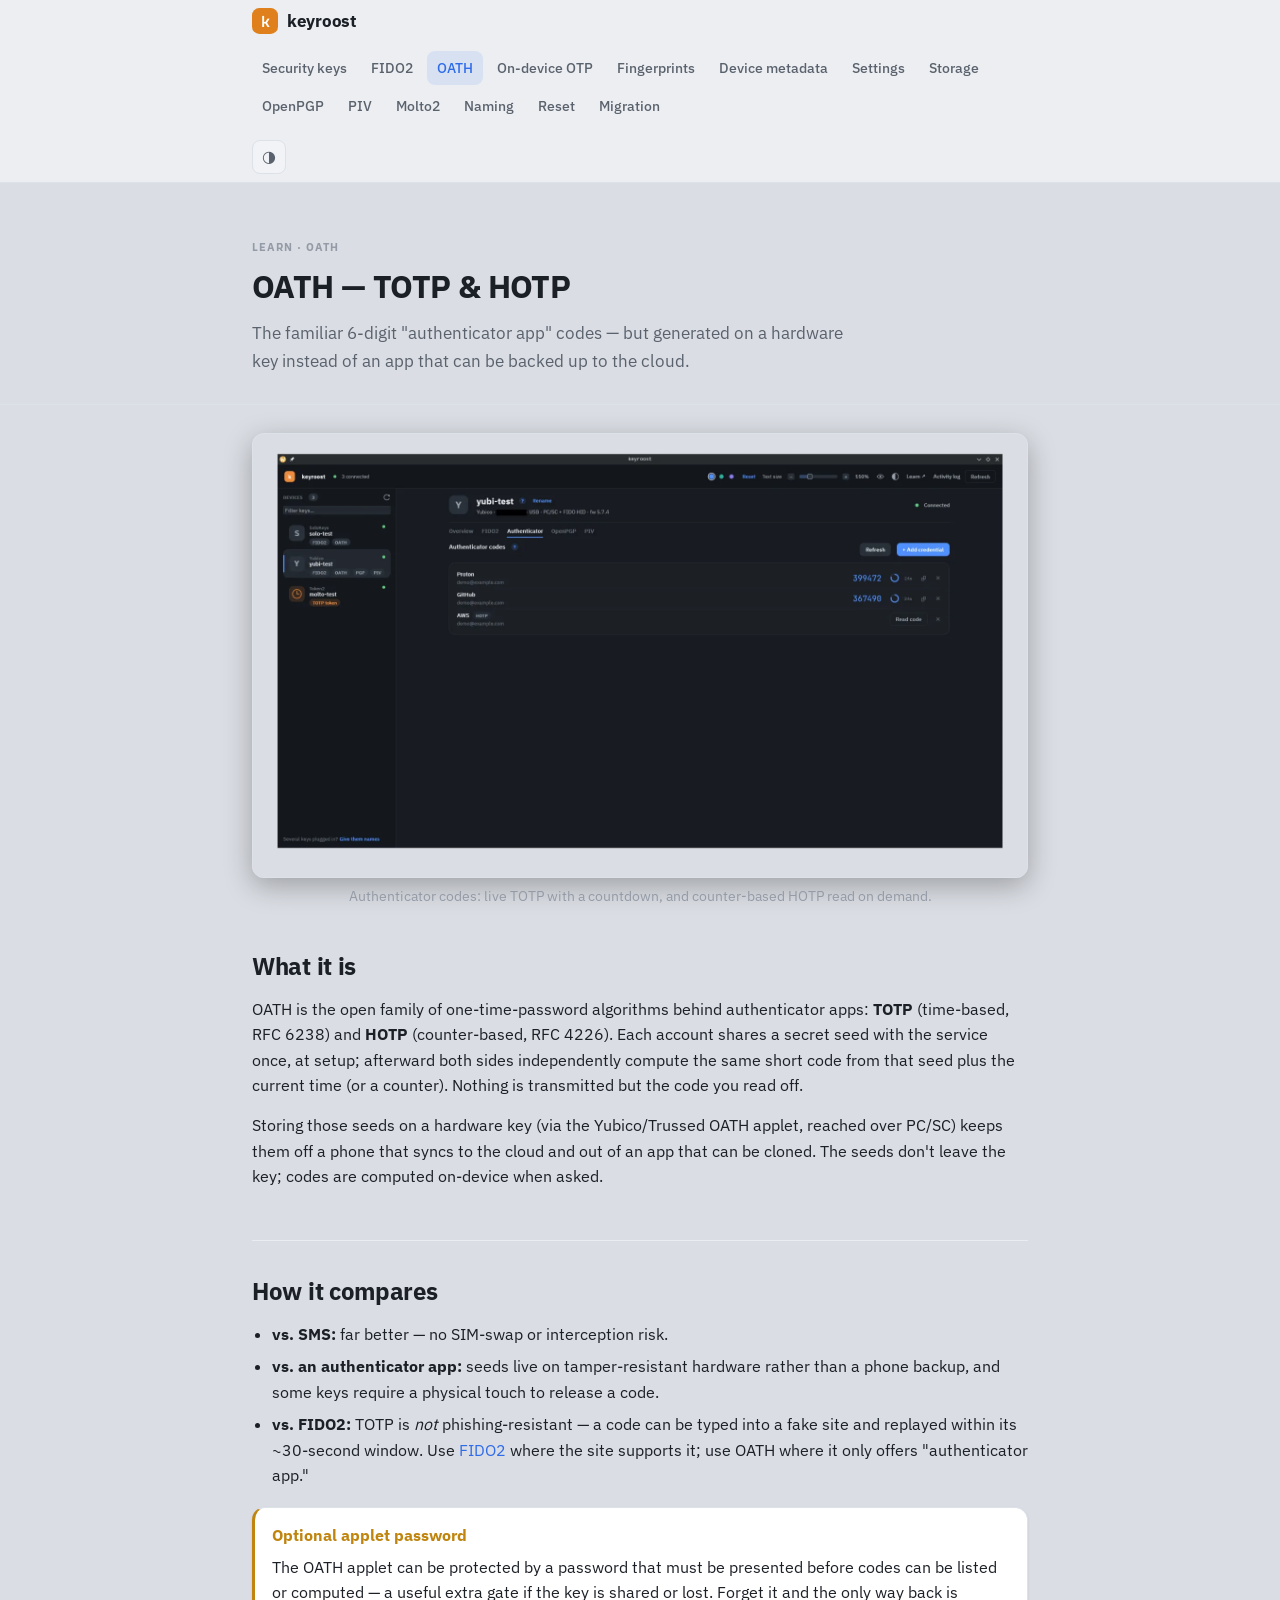
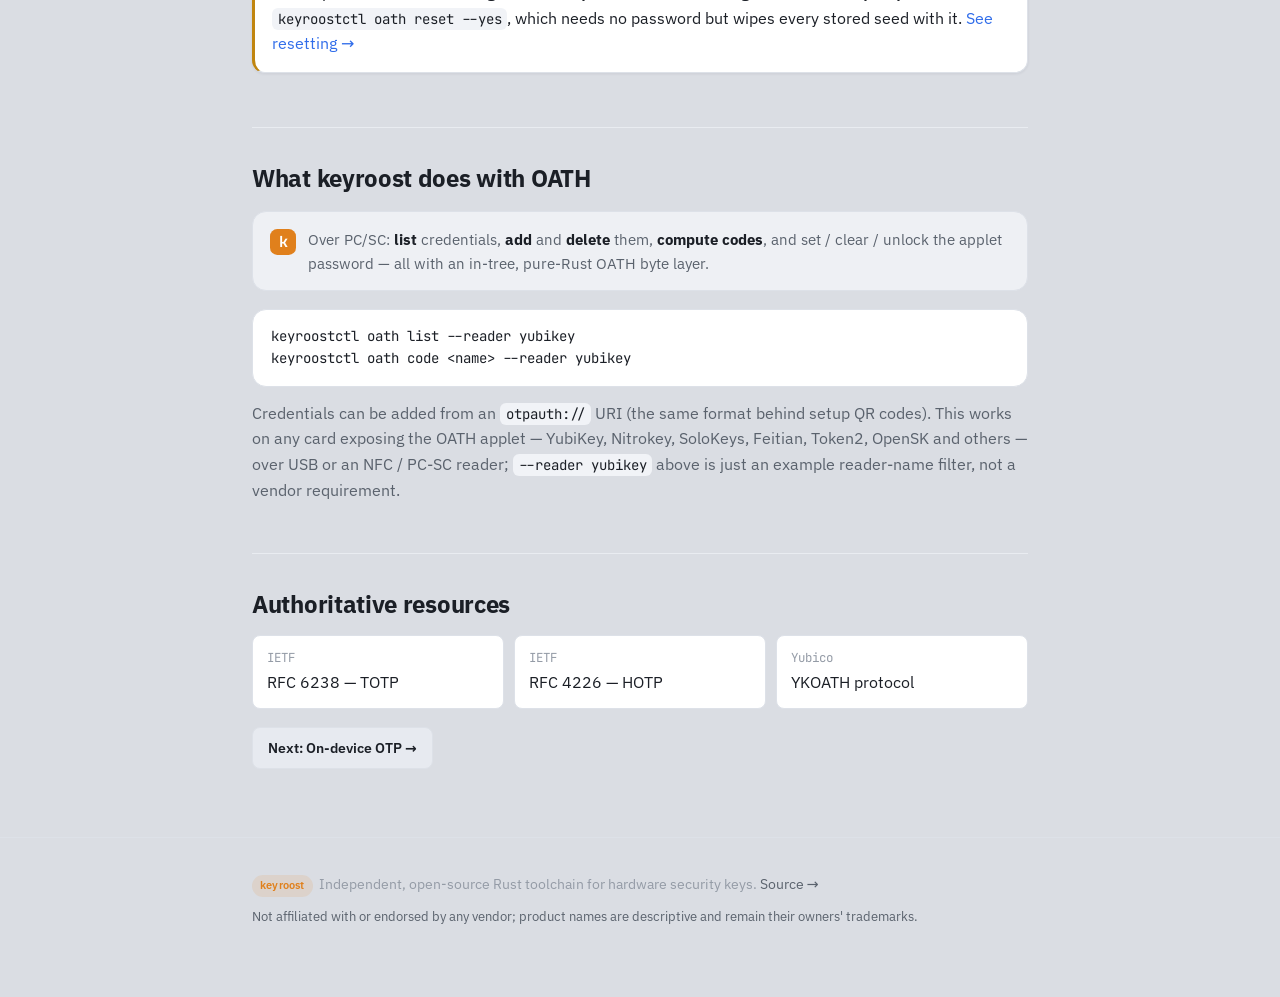
<file: docs/oath.html>
<!DOCTYPE html>
<html lang="en">
<head>
<meta charset="utf-8">
<meta name="viewport" content="width=device-width, initial-scale=1">
<title>OATH — TOTP &amp; HOTP on a hardware key — keyroost</title>
<meta name="description" content="What OATH TOTP/HOTP is, how storing your 6-digit 2FA codes on a hardware key compares to an authenticator app, and what keyroost can do over PC/SC.">
<meta property="og:type" content="website">
<meta property="og:site_name" content="keyroost">
<meta property="og:title" content="OATH — TOTP &amp; HOTP on a hardware key — keyroost">
<meta property="og:description" content="What OATH TOTP/HOTP is, how storing your 6-digit 2FA codes on a hardware key compares to an authenticator app, and what keyroost can do over PC/SC.">
<meta property="og:url" content="https://framefilter.github.io/keyroost/oath.html">
<meta property="og:image" content="https://framefilter.github.io/keyroost/assets/og-cover.png">
<meta property="og:image:width" content="1200">
<meta property="og:image:height" content="630">
<meta name="twitter:card" content="summary_large_image">
<meta name="twitter:title" content="OATH — TOTP &amp; HOTP on a hardware key — keyroost">
<meta name="twitter:description" content="What OATH TOTP/HOTP is, how storing your 6-digit 2FA codes on a hardware key compares to an authenticator app, and what keyroost can do over PC/SC.">
<meta name="twitter:image" content="https://framefilter.github.io/keyroost/assets/og-cover.png">

<link rel="icon" type="image/png" href="assets/keyroost-logo.png">
<link rel="stylesheet" href="assets/keyroost-theme.css">
<link rel="stylesheet" href="assets/site.css">
<script>(function(){try{var t=localStorage.getItem('kr-theme');if(t==='light'||(!t&&window.matchMedia&&matchMedia('(prefers-color-scheme: light)').matches))document.documentElement.setAttribute('data-theme','light');}catch(e){}})();</script>
</head>
<body>

<header class="kr-topbar">
  <div class="kr-wrap kr-topbar-inner">
    <a class="kr-wordmark" href="index.html" aria-label="keyroost — home"><span class="kr-mark mono">k</span><span>keyroost</span></a>
    <nav class="kr-nav" aria-label="Learn topics">
      <a href="security-keys.html">Security keys</a>
      <a href="fido2.html">FIDO2</a>
      <a href="oath.html">OATH</a>
      <a href="otp.html">On-device OTP</a>
      <a href="fingerprint.html">Fingerprints</a>
      <a href="mds.html">Device metadata</a>
      <a href="settings.html">Settings</a>
      <a href="storage.html">Storage</a>
      <a href="openpgp.html">OpenPGP</a>
      <a href="piv.html">PIV</a>
      <a href="molto2.html">Molto2</a>
      <a href="naming.html">Naming</a>
      <a href="reset.html">Reset</a>
      <a href="migration.html">Migration</a>
    </nav>
    <button class="kr-theme-toggle" id="kr-theme-toggle" type="button" aria-label="Toggle light/dark theme" title="Toggle theme">◐</button>
  </div>
</header>

<section class="kr-hero">
  <div class="kr-wrap">
    <p class="kr-label">Learn · OATH</p>
    <h1>OATH — TOTP &amp; HOTP</h1>
    <p class="kr-lede">The familiar 6-digit "authenticator app" codes — but generated on a
      hardware key instead of an app that can be backed up to the cloud.</p>
  </div>
</section>

<main class="kr-wrap">

  <figure class="kr-shot">
    <img src="assets/screenshots/oath.webp" width="1640" height="938" loading="lazy"
         alt="keyroost screenshot — Authenticator codes: live TOTP with a countdown, and counter-based HOTP read on demand.">
    <figcaption>Authenticator codes: live TOTP with a countdown, and counter-based HOTP read on demand.</figcaption>
  </figure>
  <section class="kr-section">
    <h2>What it is</h2>
    <p>OATH is the open family of one-time-password algorithms behind authenticator apps:
      <strong>TOTP</strong> (time-based, RFC&nbsp;6238) and <strong>HOTP</strong>
      (counter-based, RFC&nbsp;4226). Each account shares a secret seed with the service
      once, at setup; afterward both sides independently compute the same short code from
      that seed plus the current time (or a counter). Nothing is transmitted but the code
      you read off.</p>
    <p>Storing those seeds on a hardware key (via the Yubico/Trussed OATH applet, reached
      over PC/SC) keeps them off a phone that syncs to the cloud and out of an app that can
      be cloned. The seeds don't leave the key; codes are computed on-device when asked.</p>
  </section>

  <section class="kr-section">
    <h2>How it compares</h2>
    <ul>
      <li><strong>vs. SMS:</strong> far better — no SIM-swap or interception risk.</li>
      <li><strong>vs. an authenticator app:</strong> seeds live on tamper-resistant hardware
        rather than a phone backup, and some keys require a physical touch to release a code.</li>
      <li><strong>vs. FIDO2:</strong> TOTP is <em>not</em> phishing-resistant — a code can be
        typed into a fake site and replayed within its ~30-second window. Use
        <a href="fido2.html">FIDO2</a> where the site supports it; use OATH where it only
        offers "authenticator app."</li>
    </ul>
    <div class="kr-callout note">
      <div class="kr-callout-title note">Optional applet password</div>
      <p>The OATH applet can be protected by a password that must be presented before codes
        can be listed or computed — a useful extra gate if the key is shared or lost. Forget
        it and the only way back is <code>keyroostctl oath reset --yes</code>, which needs no
        password but wipes every stored seed with it.
        <a href="reset.html">See resetting →</a></p>
    </div>
  </section>

  <section class="kr-section">
    <h2>What keyroost does with OATH</h2>
    <div class="kr-tool">
      <span class="kr-mark mono">k</span>
      <p>Over PC/SC: <strong>list</strong> credentials, <strong>add</strong> and
        <strong>delete</strong> them, <strong>compute codes</strong>, and set / clear /
        unlock the applet password — all with an in-tree, pure-Rust OATH byte layer.</p>
    </div>
<pre><code>keyroostctl oath list --reader yubikey
keyroostctl oath code &lt;name&gt; --reader yubikey</code></pre>
    <p class="kr-muted">Credentials can be added from an <code>otpauth://</code> URI (the same
      format behind setup QR codes). This works on any card exposing the OATH applet —
      YubiKey, Nitrokey, SoloKeys, Feitian, Token2, OpenSK and others — over USB or an
      NFC / PC-SC reader; <code>--reader yubikey</code> above is just an example reader-name
      filter, not a vendor requirement.</p>
  </section>

  <section class="kr-section kr-res-section">
    <h2>Authoritative resources</h2>
    <div class="kr-res">
      <a href="https://datatracker.ietf.org/doc/html/rfc6238"><span class="who">IETF</span>RFC 6238 — TOTP</a>
      <a href="https://datatracker.ietf.org/doc/html/rfc4226"><span class="who">IETF</span>RFC 4226 — HOTP</a>
      <a href="https://developers.yubico.com/OATH/"><span class="who">Yubico</span>YKOATH protocol</a>
    </div>
    <p class="kr-related" style="margin-top:18px"><a class="kr-btn kr-btn-default" href="otp.html">Next: On-device OTP →</a></p>
  </section>

</main>

<footer class="kr-footer">
  <div class="kr-wrap">
    <p><span class="kr-pill kr-pill-brand">keyroost</span> &nbsp;Independent, open-source Rust toolchain for hardware security keys. <a href="https://github.com/framefilter/keyroost">Source →</a></p>
    <p class="kr-small">Not affiliated with or endorsed by any vendor; product names are descriptive and remain their owners' trademarks.</p>
  </div>
</footer>

<script src="assets/site.js"></script>
</body>
</html>
</file>
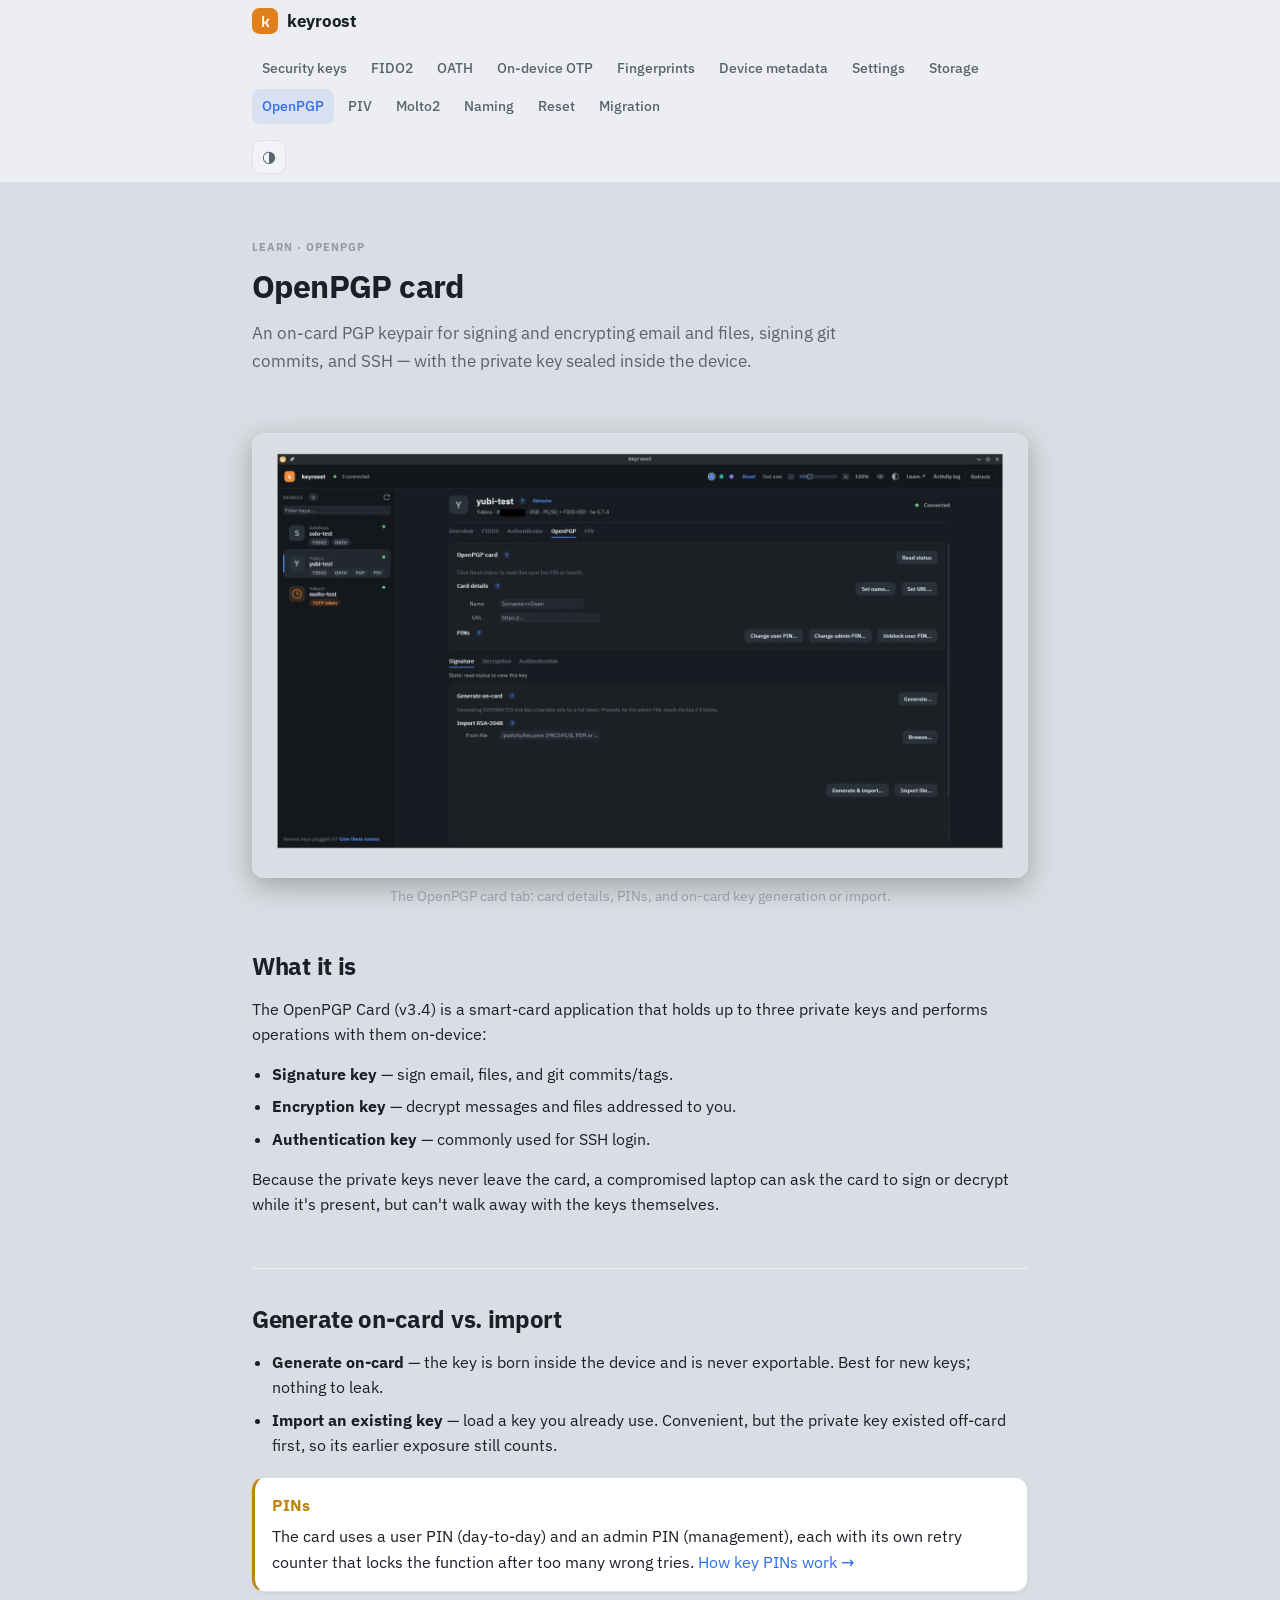
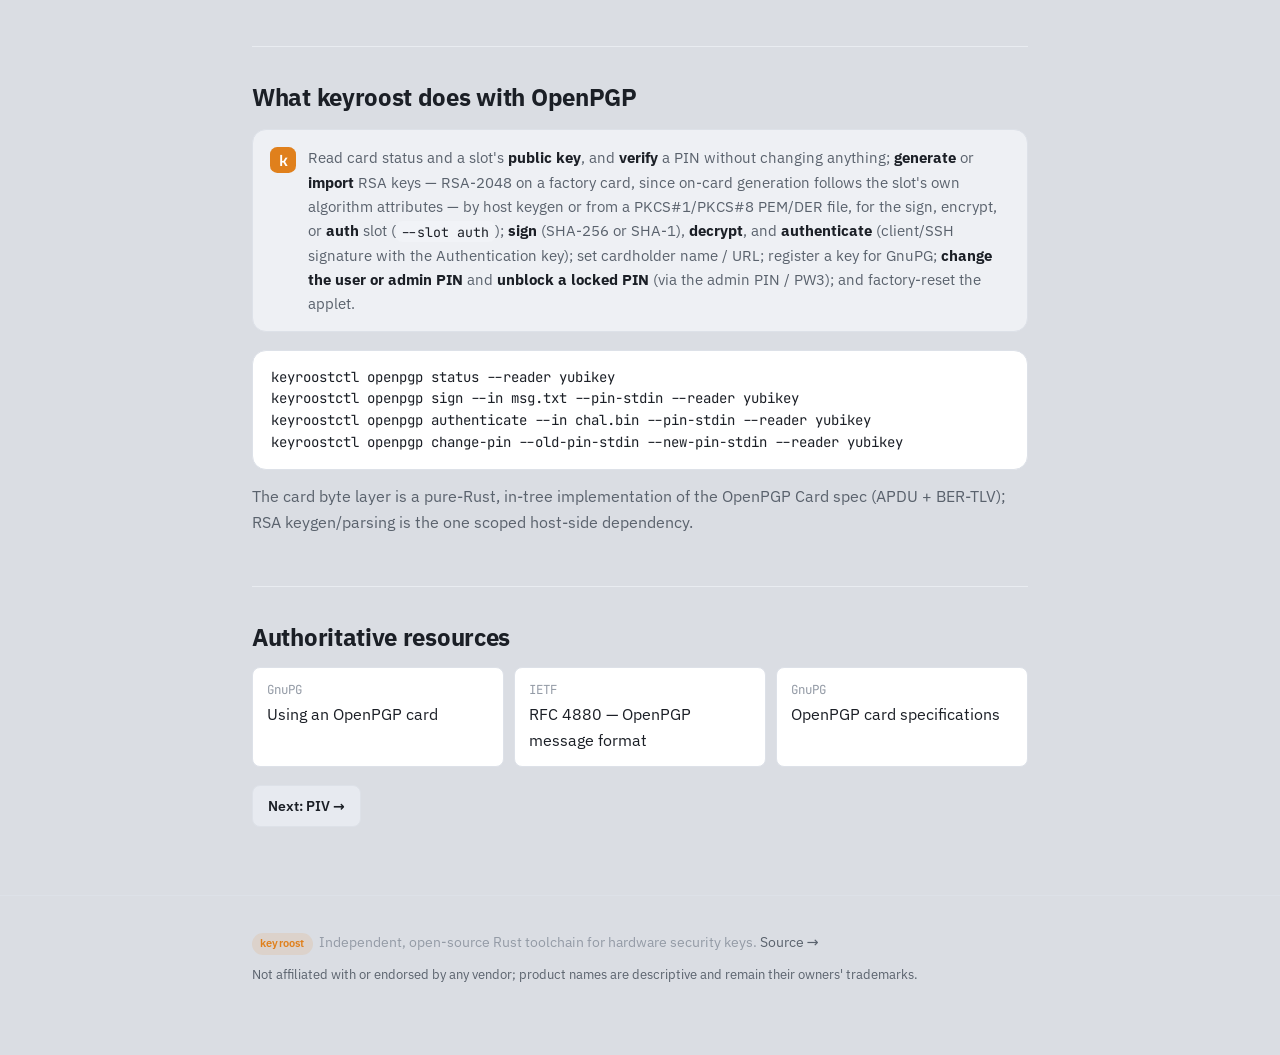
<file: docs/openpgp.html>
<!DOCTYPE html>
<html lang="en">
<head>
<meta charset="utf-8">
<meta name="viewport" content="width=device-width, initial-scale=1">
<title>OpenPGP card — sign, encrypt &amp; authenticate — keyroost</title>
<meta name="description" content="What the OpenPGP card is, the three on-card keys (sign / encrypt / authenticate), generating vs importing keys, and what keyroost can do over PC/SC.">
<meta property="og:type" content="website">
<meta property="og:site_name" content="keyroost">
<meta property="og:title" content="OpenPGP card — sign, encrypt &amp; authenticate — keyroost">
<meta property="og:description" content="What the OpenPGP card is, the three on-card keys (sign / encrypt / authenticate), generating vs importing keys, and what keyroost can do over PC/SC.">
<meta property="og:url" content="https://framefilter.github.io/keyroost/openpgp.html">
<meta property="og:image" content="https://framefilter.github.io/keyroost/assets/og-cover.png">
<meta property="og:image:width" content="1200">
<meta property="og:image:height" content="630">
<meta name="twitter:card" content="summary_large_image">
<meta name="twitter:title" content="OpenPGP card — sign, encrypt &amp; authenticate — keyroost">
<meta name="twitter:description" content="What the OpenPGP card is, the three on-card keys (sign / encrypt / authenticate), generating vs importing keys, and what keyroost can do over PC/SC.">
<meta name="twitter:image" content="https://framefilter.github.io/keyroost/assets/og-cover.png">

<link rel="icon" type="image/png" href="assets/keyroost-logo.png">
<link rel="stylesheet" href="assets/keyroost-theme.css">
<link rel="stylesheet" href="assets/site.css">
<script>(function(){try{var t=localStorage.getItem('kr-theme');if(t==='light'||(!t&&window.matchMedia&&matchMedia('(prefers-color-scheme: light)').matches))document.documentElement.setAttribute('data-theme','light');}catch(e){}})();</script>
</head>
<body>

<header class="kr-topbar">
  <div class="kr-wrap kr-topbar-inner">
    <a class="kr-wordmark" href="index.html" aria-label="keyroost — home"><span class="kr-mark mono">k</span><span>keyroost</span></a>
    <nav class="kr-nav" aria-label="Learn topics">
      <a href="security-keys.html">Security keys</a>
      <a href="fido2.html">FIDO2</a>
      <a href="oath.html">OATH</a>
      <a href="otp.html">On-device OTP</a>
      <a href="fingerprint.html">Fingerprints</a>
      <a href="mds.html">Device metadata</a>
      <a href="settings.html">Settings</a>
      <a href="storage.html">Storage</a>
      <a href="openpgp.html">OpenPGP</a>
      <a href="piv.html">PIV</a>
      <a href="molto2.html">Molto2</a>
      <a href="naming.html">Naming</a>
      <a href="reset.html">Reset</a>
      <a href="migration.html">Migration</a>
    </nav>
    <button class="kr-theme-toggle" id="kr-theme-toggle" type="button" aria-label="Toggle light/dark theme" title="Toggle theme">◐</button>
  </div>
</header>

<section class="kr-hero">
  <div class="kr-wrap">
    <p class="kr-label">Learn · OpenPGP</p>
    <h1>OpenPGP card</h1>
    <p class="kr-lede">An on-card PGP keypair for signing and encrypting email and files,
      signing git commits, and SSH — with the private key sealed inside the device.</p>
  </div>
</section>

<main class="kr-wrap">

  <figure class="kr-shot">
    <img src="assets/screenshots/openpgp.webp" width="1640" height="938" loading="lazy"
         alt="keyroost screenshot — The OpenPGP card tab: card details, PINs, and on-card key generation or import.">
    <figcaption>The OpenPGP card tab: card details, PINs, and on-card key generation or import.</figcaption>
  </figure>
  <section class="kr-section">
    <h2>What it is</h2>
    <p>The OpenPGP Card (v3.4) is a smart-card application that holds up to three private
      keys and performs operations with them on-device:</p>
    <ul>
      <li><strong>Signature key</strong> — sign email, files, and git commits/tags.</li>
      <li><strong>Encryption key</strong> — decrypt messages and files addressed to you.</li>
      <li><strong>Authentication key</strong> — commonly used for SSH login.</li>
    </ul>
    <p>Because the private keys never leave the card, a compromised laptop can ask the card
      to sign or decrypt while it's present, but can't walk away with the keys themselves.</p>
  </section>

  <section class="kr-section">
    <h2>Generate on-card vs. import</h2>
    <ul>
      <li><strong>Generate on-card</strong> — the key is born inside the device and is never
        exportable. Best for new keys; nothing to leak.</li>
      <li><strong>Import an existing key</strong> — load a key you already use. Convenient,
        but the private key existed off-card first, so its earlier exposure still counts.</li>
    </ul>
    <div class="kr-callout note">
      <div class="kr-callout-title note">PINs</div>
      <p>The card uses a user PIN (day-to-day) and an admin PIN (management), each with its
        own retry counter that locks the function after too many wrong tries.
        <a href="fido2.html#pin">How key PINs work →</a></p>
    </div>
  </section>

  <section class="kr-section">
    <h2>What keyroost does with OpenPGP</h2>
    <div class="kr-tool">
      <span class="kr-mark mono">k</span>
      <p>Read card status and a slot's <strong>public key</strong>, and <strong>verify</strong>
        a PIN without changing anything; <strong>generate</strong> or <strong>import</strong>
        RSA keys — RSA-2048 on a factory card, since on-card generation follows the slot's own
        algorithm attributes — by host keygen or from a PKCS#1/PKCS#8 PEM/DER file, for the
        sign, encrypt, or <strong>auth</strong> slot (<code>--slot auth</code>);
        <strong>sign</strong> (SHA-256 or
        SHA-1), <strong>decrypt</strong>, and <strong>authenticate</strong> (client/SSH
        signature with the Authentication key); set cardholder name / URL; register a key for
        GnuPG; <strong>change the user or admin PIN</strong> and <strong>unblock a
        locked PIN</strong> (via the admin PIN / PW3); and factory-reset the applet.</p>
    </div>
<pre><code>keyroostctl openpgp status --reader yubikey
keyroostctl openpgp sign --in msg.txt --pin-stdin --reader yubikey
keyroostctl openpgp authenticate --in chal.bin --pin-stdin --reader yubikey
keyroostctl openpgp change-pin --old-pin-stdin --new-pin-stdin --reader yubikey</code></pre>
    <p class="kr-muted">The card byte layer is a pure-Rust, in-tree implementation of the
      OpenPGP Card spec (APDU + BER-TLV); RSA keygen/parsing is the one scoped host-side
      dependency.</p>
  </section>

  <section class="kr-section kr-res-section">
    <h2>Authoritative resources</h2>
    <div class="kr-res">
      <a href="https://gnupg.org/documentation/manuals/gnupg/OpenPGP-Card.html"><span class="who">GnuPG</span>Using an OpenPGP card</a>
      <a href="https://datatracker.ietf.org/doc/html/rfc4880"><span class="who">IETF</span>RFC 4880 — OpenPGP message format</a>
      <a href="https://gnupg.org/ftp/specs/"><span class="who">GnuPG</span>OpenPGP card specifications</a>
    </div>
    <p class="kr-related" style="margin-top:18px"><a class="kr-btn kr-btn-default" href="piv.html">Next: PIV →</a></p>
  </section>

</main>

<footer class="kr-footer">
  <div class="kr-wrap">
    <p><span class="kr-pill kr-pill-brand">keyroost</span> &nbsp;Independent, open-source Rust toolchain for hardware security keys. <a href="https://github.com/framefilter/keyroost">Source →</a></p>
    <p class="kr-small">Not affiliated with or endorsed by any vendor; product names are descriptive and remain their owners' trademarks.</p>
  </div>
</footer>

<script src="assets/site.js"></script>
</body>
</html>
</file>
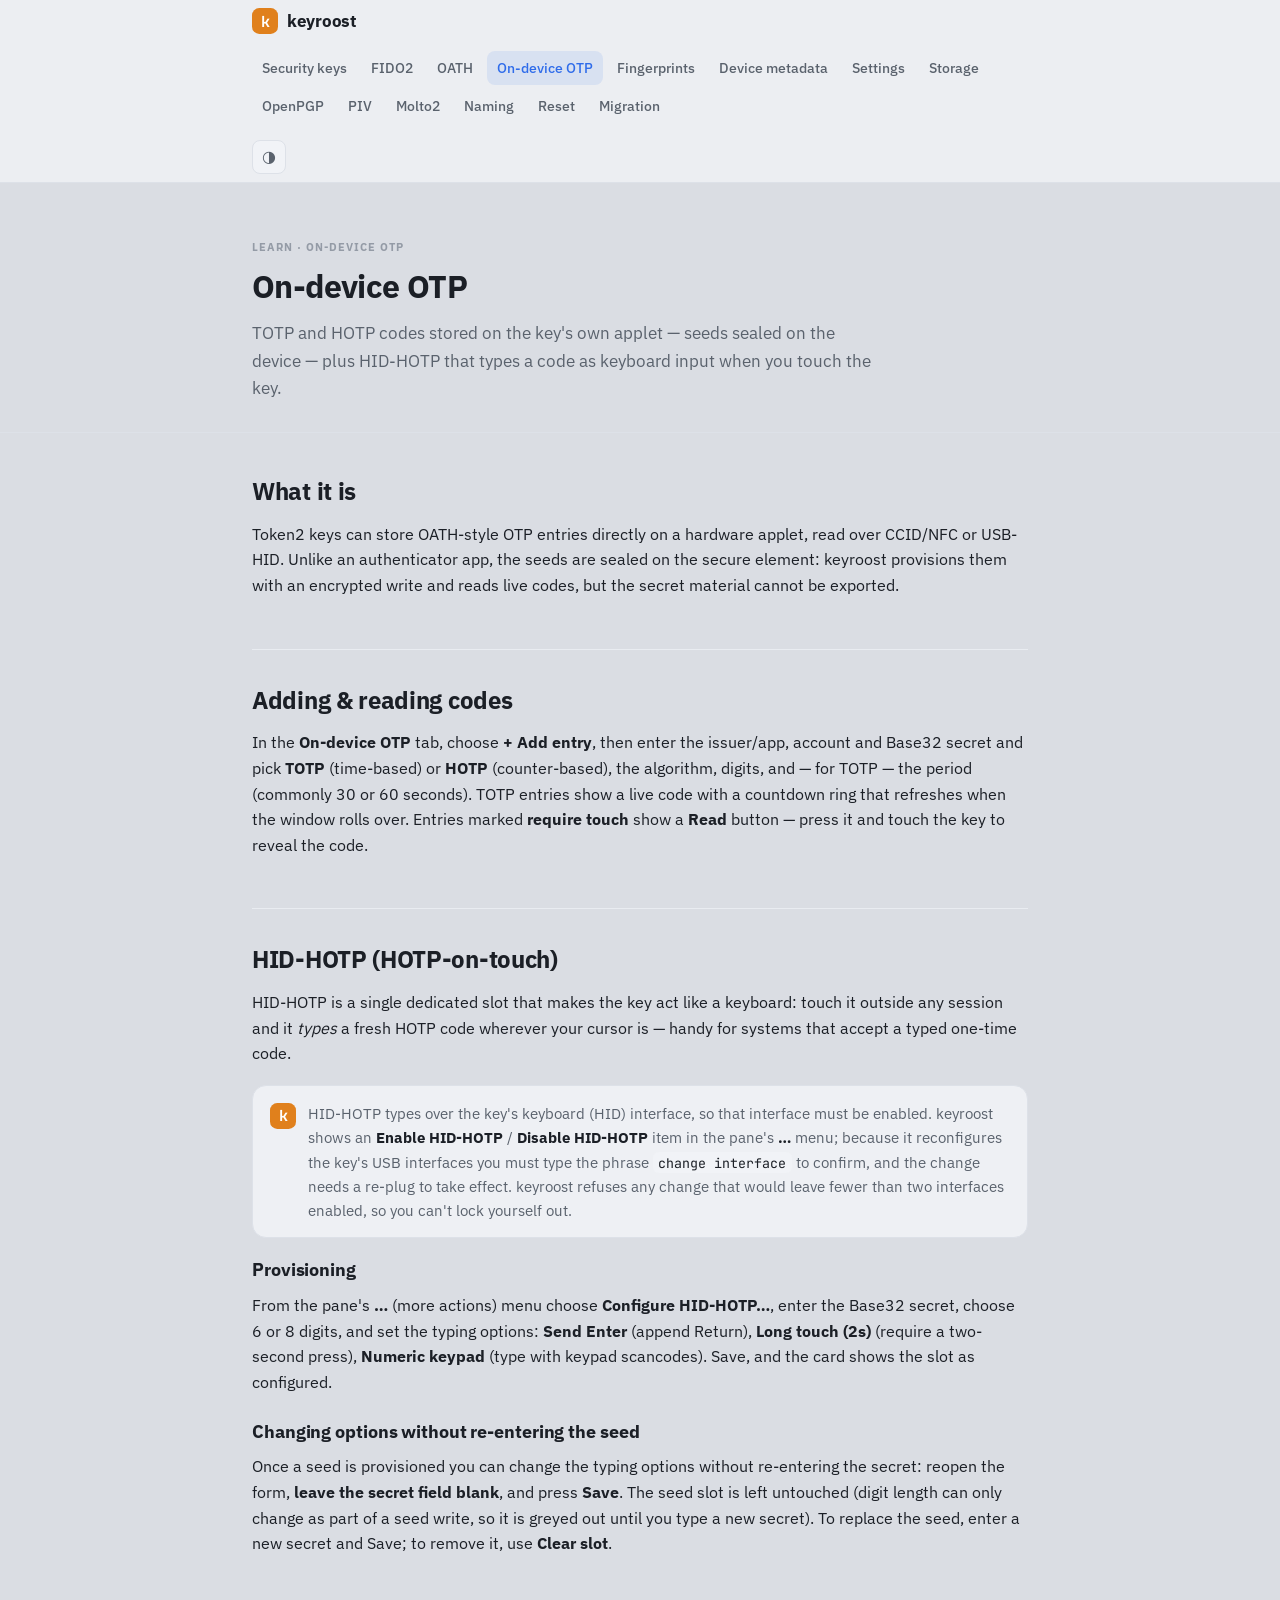
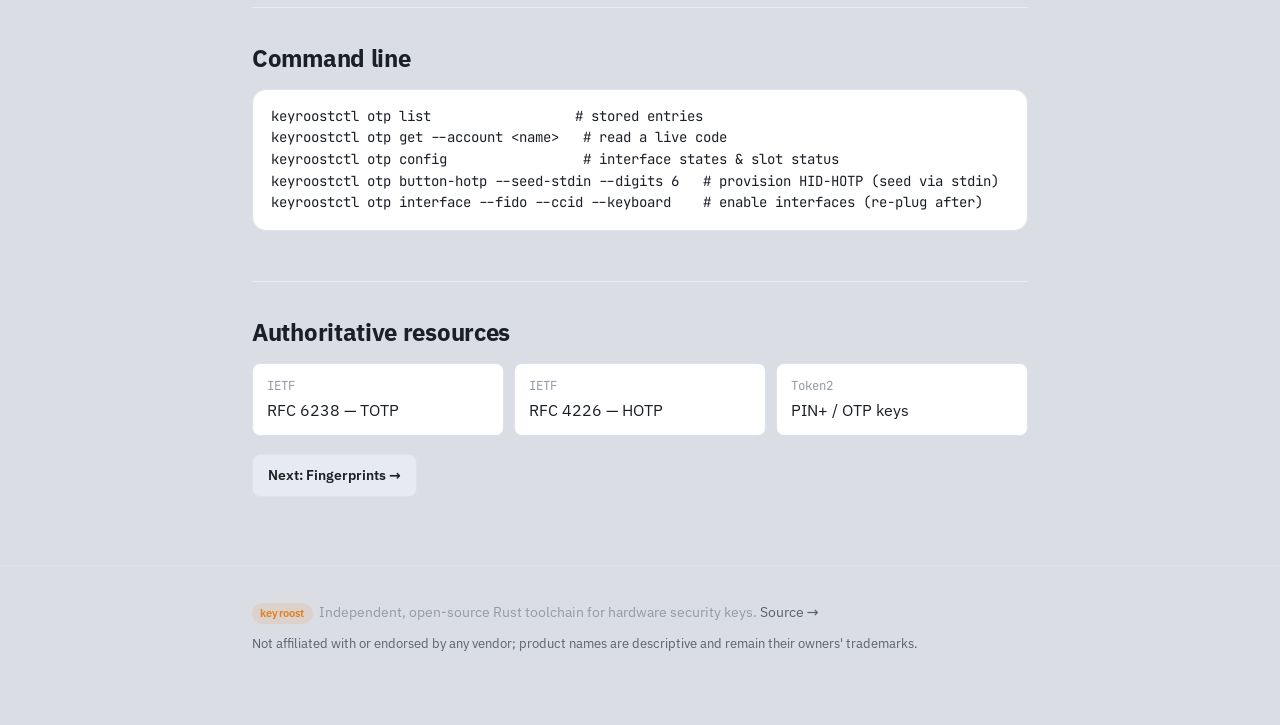
<file: docs/otp.html>
<!DOCTYPE html>
<html lang="en">
<head>
<meta charset="utf-8">
<meta name="viewport" content="width=device-width, initial-scale=1">
<title>On-device OTP &amp; HID-HOTP — keyroost</title>
<meta name="description" content="TOTP/HOTP codes stored on a Token2 key's own OTP applet, plus HID-HOTP that types a code as keyboard input on touch.">
<meta property="og:type" content="website">
<meta property="og:site_name" content="keyroost">
<meta property="og:title" content="On-device OTP &amp; HID-HOTP — keyroost">
<meta property="og:description" content="TOTP/HOTP codes stored on a Token2 key's own OTP applet, plus HID-HOTP that types a code as keyboard input on touch.">
<meta property="og:url" content="https://framefilter.github.io/keyroost/otp.html">
<meta property="og:image" content="https://framefilter.github.io/keyroost/assets/og-cover.png">
<meta property="og:image:width" content="1200">
<meta property="og:image:height" content="630">
<meta name="twitter:card" content="summary_large_image">
<meta name="twitter:title" content="On-device OTP &amp; HID-HOTP — keyroost">
<meta name="twitter:description" content="TOTP/HOTP codes stored on a Token2 key's own OTP applet, plus HID-HOTP that types a code as keyboard input on touch.">
<meta name="twitter:image" content="https://framefilter.github.io/keyroost/assets/og-cover.png">

<link rel="icon" type="image/png" href="assets/keyroost-logo.png">
<link rel="stylesheet" href="assets/keyroost-theme.css">
<link rel="stylesheet" href="assets/site.css">
<script>(function(){try{var t=localStorage.getItem('kr-theme');if(t==='light'||(!t&&window.matchMedia&&matchMedia('(prefers-color-scheme: light)').matches))document.documentElement.setAttribute('data-theme','light');}catch(e){}})();</script>
</head>
<body>

<header class="kr-topbar">
  <div class="kr-wrap kr-topbar-inner">
    <a class="kr-wordmark" href="index.html" aria-label="keyroost — home"><span class="kr-mark mono">k</span><span>keyroost</span></a>
    <nav class="kr-nav" aria-label="Learn topics">
      <a href="security-keys.html">Security keys</a>
      <a href="fido2.html">FIDO2</a>
      <a href="oath.html">OATH</a>
      <a href="otp.html">On-device OTP</a>
      <a href="fingerprint.html">Fingerprints</a>
      <a href="mds.html">Device metadata</a>
      <a href="settings.html">Settings</a>
      <a href="storage.html">Storage</a>
      <a href="openpgp.html">OpenPGP</a>
      <a href="piv.html">PIV</a>
      <a href="molto2.html">Molto2</a>
      <a href="naming.html">Naming</a>
      <a href="reset.html">Reset</a>
      <a href="migration.html">Migration</a>
    </nav>
    <button class="kr-theme-toggle" id="kr-theme-toggle" type="button" aria-label="Toggle light/dark theme" title="Toggle theme">◐</button>
  </div>
</header>

<section class="kr-hero">
  <div class="kr-wrap">
    <p class="kr-label">Learn · On-device OTP</p>
    <h1>On-device OTP</h1>
    <p class="kr-lede">TOTP and HOTP codes stored on the key's own applet — seeds sealed on the device — plus HID-HOTP that types a code as keyboard input when you touch the key.</p>
  </div>
</section>

<main class="kr-wrap">

  <section class="kr-section">
    <h2>What it is</h2>
    <p>Token2 keys can store OATH-style OTP entries directly on a hardware applet, read
      over CCID/NFC or USB-HID. Unlike an authenticator app, the seeds are sealed on the
      secure element: keyroost provisions them with an encrypted write and reads live
      codes, but the secret material cannot be exported.</p>
  </section>

  <section class="kr-section">
    <h2>Adding &amp; reading codes</h2>
    <p>In the <strong>On-device OTP</strong> tab, choose <strong>+ Add entry</strong>,
      then enter the issuer/app, account and Base32 secret and pick <strong>TOTP</strong>
      (time-based) or <strong>HOTP</strong> (counter-based), the algorithm, digits, and —
      for TOTP — the period (commonly 30 or 60 seconds). TOTP entries show a live code with
      a countdown ring that refreshes when the window rolls over. Entries marked
      <strong>require touch</strong> show a <strong>Read</strong> button — press it and
      touch the key to reveal the code.</p>
  </section>

  <section class="kr-section" id="hid-hotp">
    <h2>HID-HOTP (HOTP-on-touch)</h2>
    <p>HID-HOTP is a single dedicated slot that makes the key act like a keyboard: touch it
      outside any session and it <em>types</em> a fresh HOTP code wherever your cursor is —
      handy for systems that accept a typed one-time code.</p>
    <div class="kr-tool">
      <span class="kr-mark mono">k</span>
      <p>HID-HOTP types over the key's keyboard (HID) interface, so that interface must be
        enabled. keyroost shows an <strong>Enable HID-HOTP</strong> /
        <strong>Disable HID-HOTP</strong> item in the pane's <strong>…</strong> menu; because
        it reconfigures the key's USB interfaces you must type the phrase
        <code>change interface</code> to confirm, and the change needs a re-plug to take
        effect. keyroost refuses any change that would leave fewer than two interfaces
        enabled, so you can't lock yourself out.</p>
    </div>
    <h3 style="margin-top:18px">Provisioning</h3>
    <p>From the pane's <strong>…</strong> (more actions) menu choose
      <strong>Configure HID-HOTP…</strong>, enter the Base32 secret, choose 6 or 8
      digits, and set the typing options: <strong>Send Enter</strong> (append Return),
      <strong>Long touch (2s)</strong> (require a two-second press), <strong>Numeric keypad</strong>
      (type with keypad scancodes). Save, and the card shows the slot as configured.</p>
    <h3>Changing options without re-entering the seed</h3>
    <p>Once a seed is provisioned you can change the typing options without re-entering the
      secret: reopen the form, <strong>leave the secret field blank</strong>, and press
      <strong>Save</strong>. The seed slot is left untouched (digit length can only change
      as part of a seed write, so it is greyed out until you type a new secret). To replace
      the seed, enter a new secret and Save; to remove it, use <strong>Clear slot</strong>.</p>
  </section>

  <section class="kr-section">
    <h2>Command line</h2>
<pre><code>keyroostctl otp list                  # stored entries
keyroostctl otp get --account &lt;name&gt;   # read a live code
keyroostctl otp config                 # interface states &amp; slot status
keyroostctl otp button-hotp --seed-stdin --digits 6   # provision HID-HOTP (seed via stdin)
keyroostctl otp interface --fido --ccid --keyboard    # enable interfaces (re-plug after)</code></pre>
  </section>

  <section class="kr-section kr-res-section">
    <h2>Authoritative resources</h2>
    <div class="kr-res">
      <a href="https://datatracker.ietf.org/doc/html/rfc6238"><span class="who">IETF</span>RFC 6238 — TOTP</a>
      <a href="https://datatracker.ietf.org/doc/html/rfc4226"><span class="who">IETF</span>RFC 4226 — HOTP</a>
      <a href="https://www.token2.com/"><span class="who">Token2</span>PIN+ / OTP keys</a>
    </div>
    <p class="kr-related" style="margin-top:18px"><a class="kr-btn kr-btn-default" href="fingerprint.html">Next: Fingerprints →</a></p>
  </section>

</main>

<footer class="kr-footer">
  <div class="kr-wrap">
    <p><span class="kr-pill kr-pill-brand">keyroost</span> &nbsp;Independent, open-source Rust toolchain for hardware security keys. <a href="https://github.com/framefilter/keyroost">Source →</a></p>
    <p class="kr-small">Not affiliated with or endorsed by any vendor; product names are descriptive and remain their owners' trademarks.</p>
  </div>
</footer>

<script src="assets/site.js"></script>
</body>
</html>
</file>
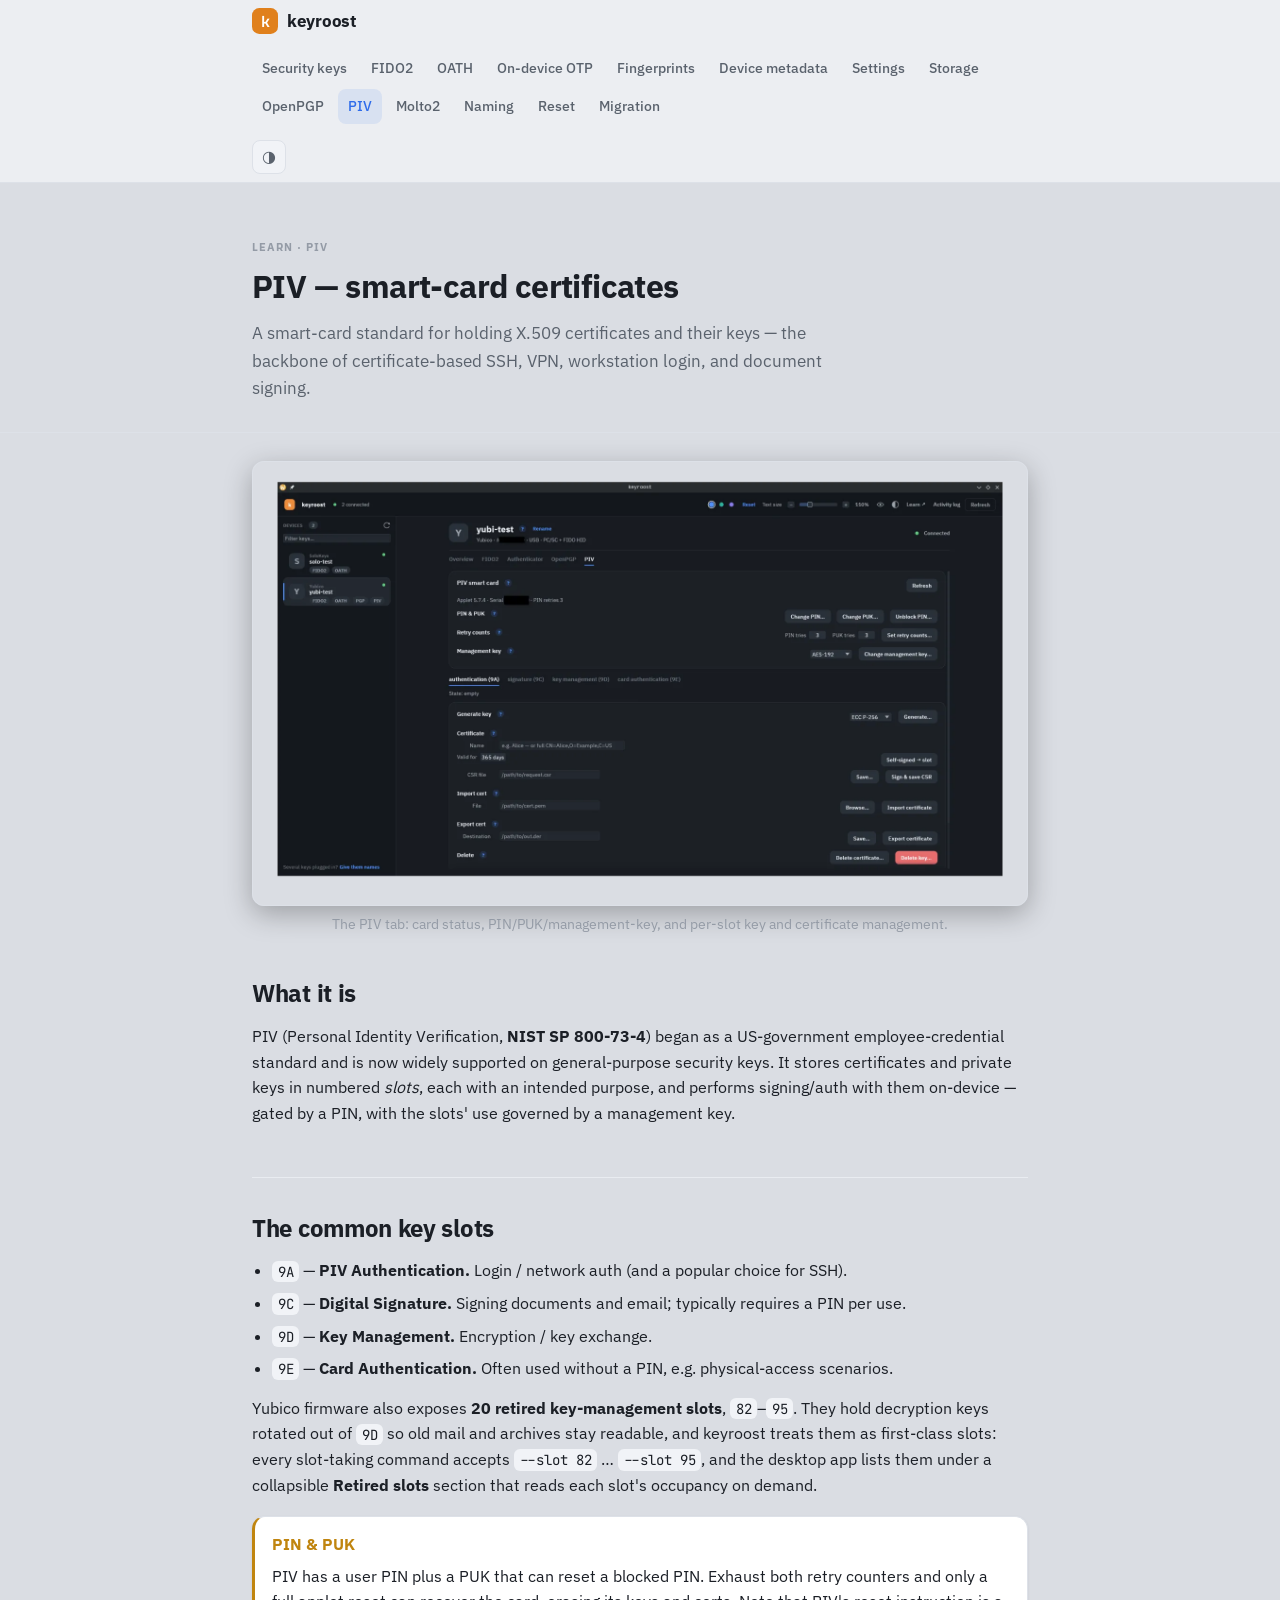
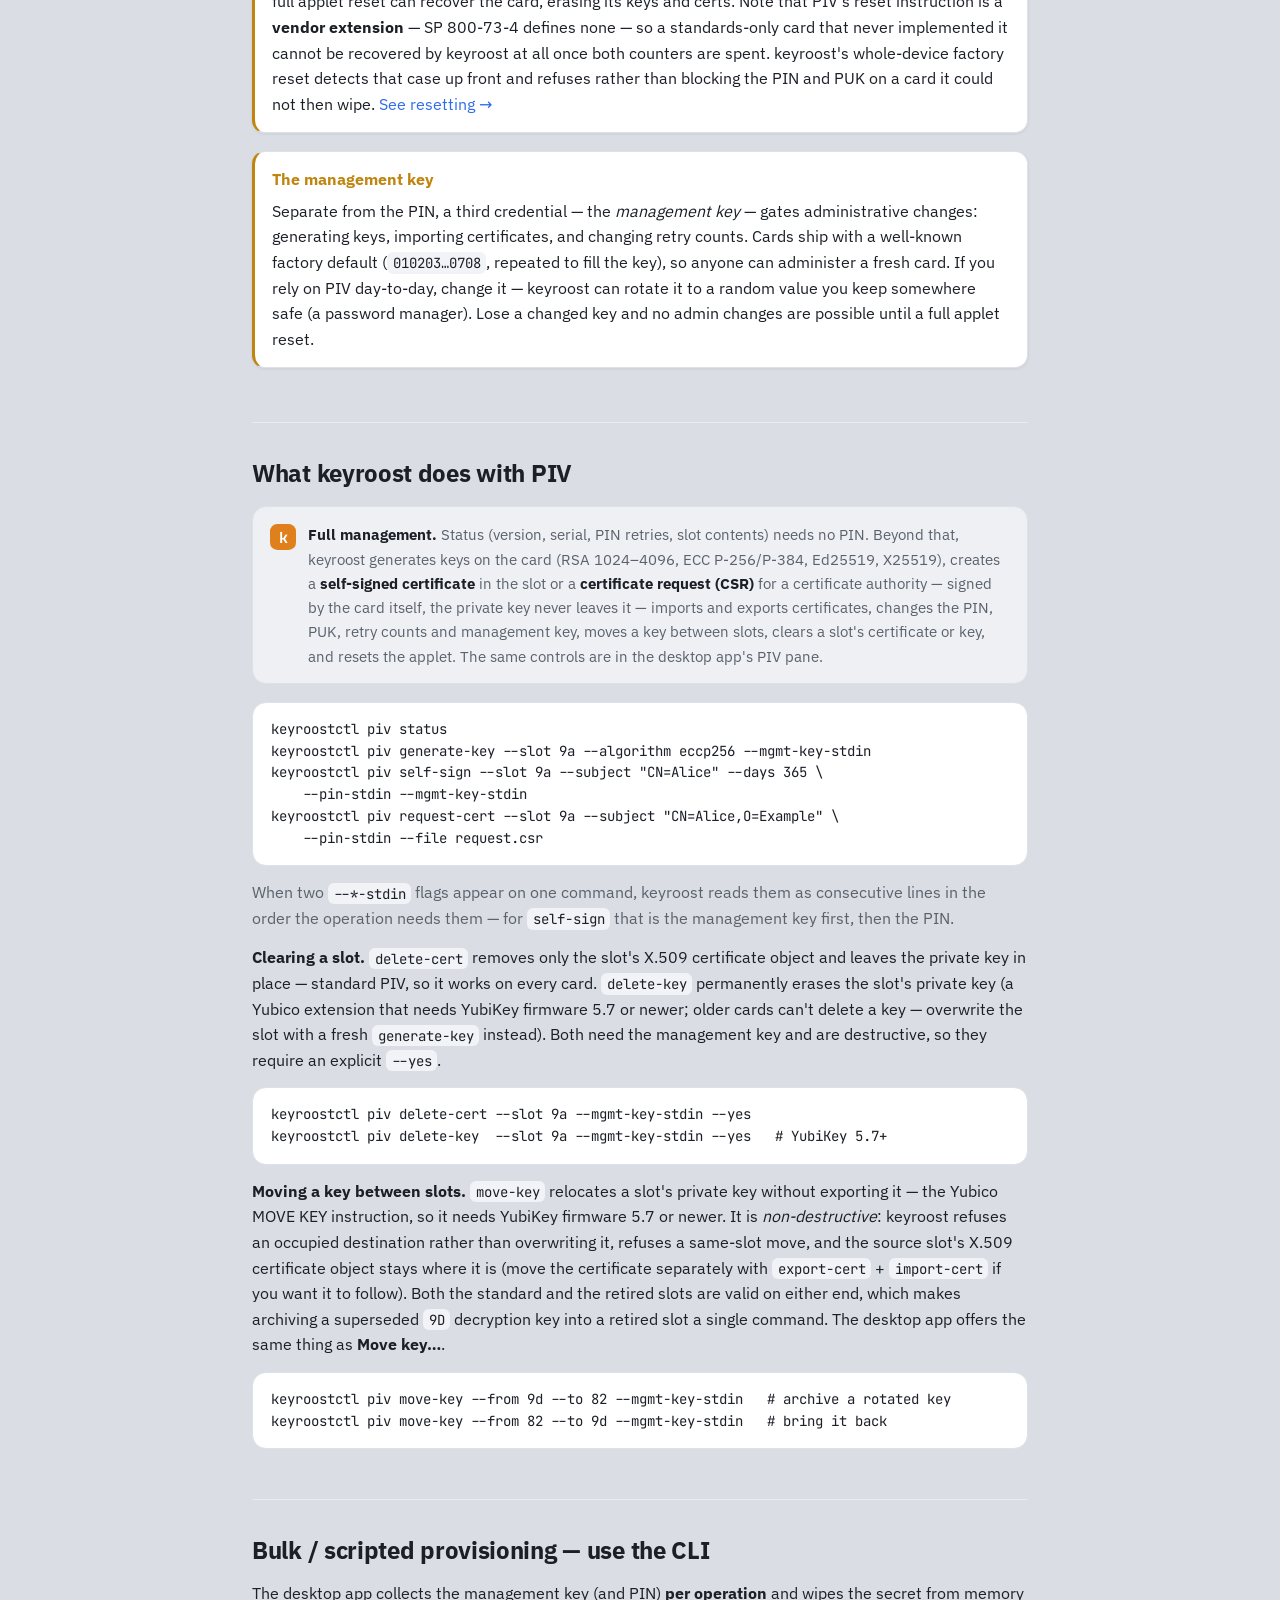
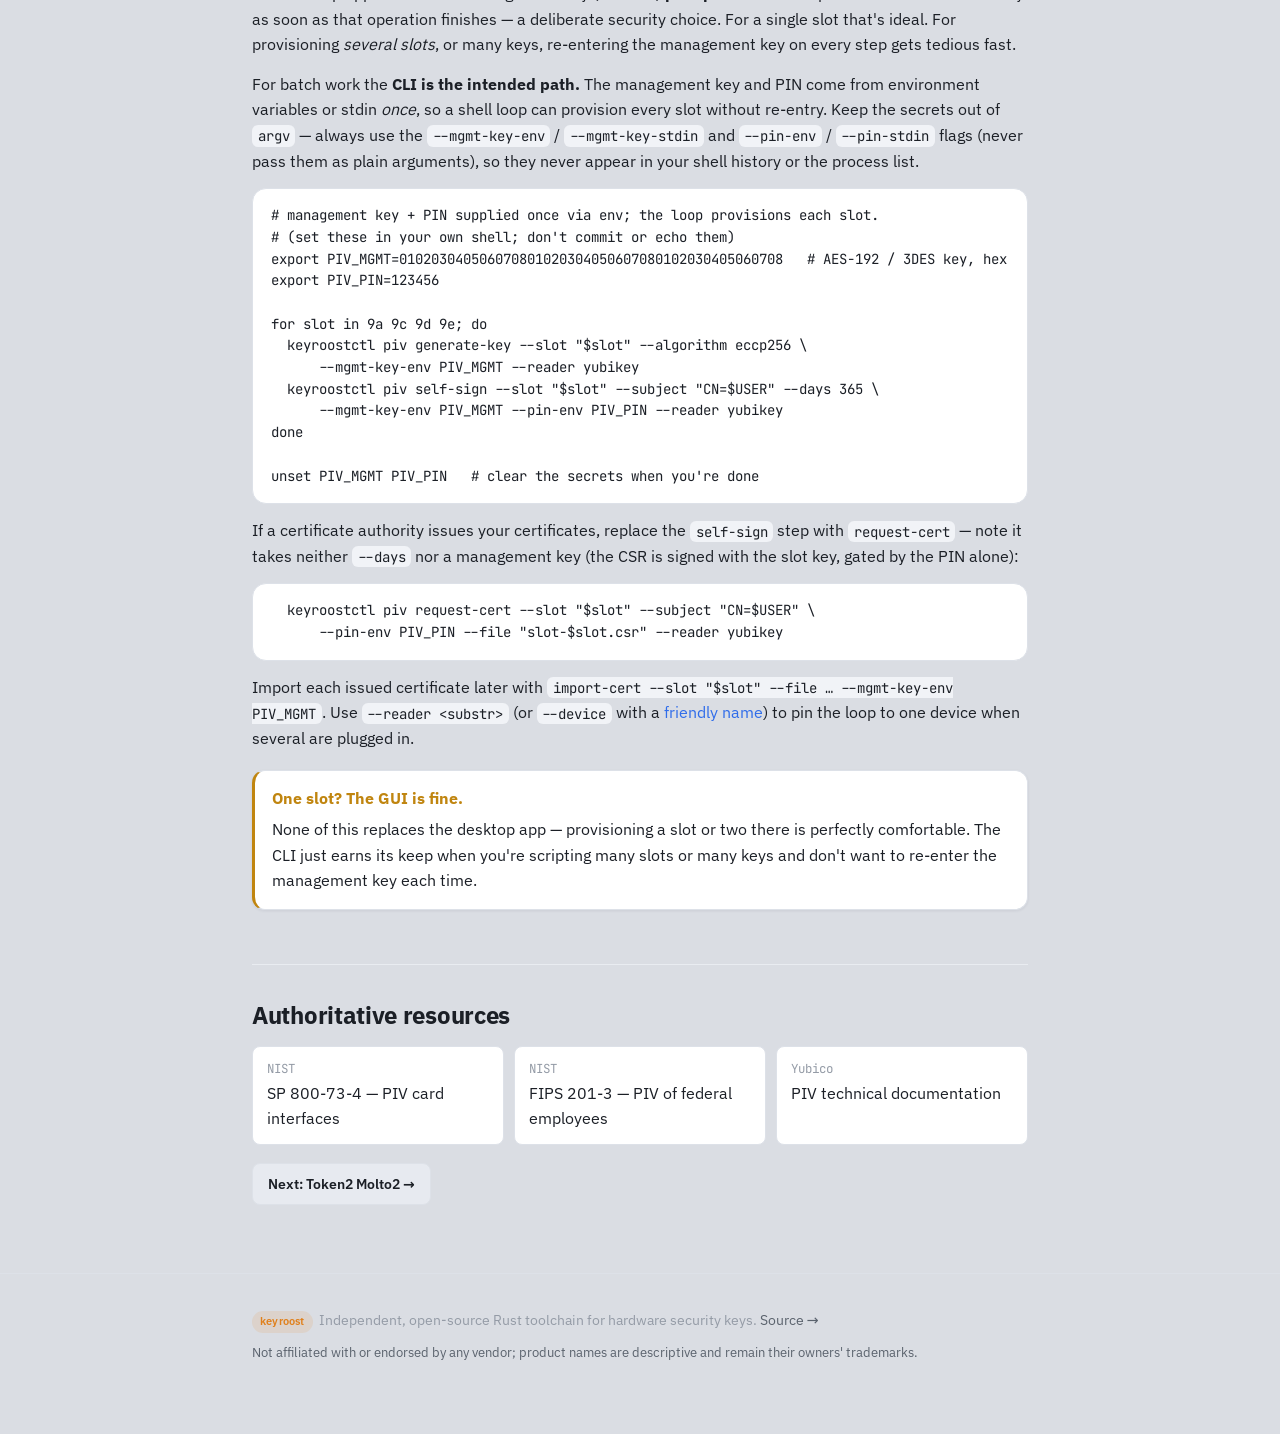
<file: docs/piv.html>
<!DOCTYPE html>
<html lang="en">
<head>
<meta charset="utf-8">
<meta name="viewport" content="width=device-width, initial-scale=1">
<title>PIV — smart-card certificates &amp; keys — keyroost</title>
<meta name="description" content="What PIV (NIST SP 800-73) is, the key slots (9A/9C/9D/9E plus the 20 retired slots), the PIN/PUK/management-key model, and how keyroost manages keys, certificates, and PINs — including on-card self-signed certificates and CSRs.">
<meta property="og:type" content="website">
<meta property="og:site_name" content="keyroost">
<meta property="og:title" content="PIV — smart-card certificates &amp; keys — keyroost">
<meta property="og:description" content="What PIV (NIST SP 800-73) is, the key slots (9A/9C/9D/9E plus the 20 retired slots), the PIN/PUK/management-key model, and how keyroost manages keys, certificates, and PINs — including on-card self-signed certificates and CSRs.">
<meta property="og:url" content="https://framefilter.github.io/keyroost/piv.html">
<meta property="og:image" content="https://framefilter.github.io/keyroost/assets/og-cover.png">
<meta property="og:image:width" content="1200">
<meta property="og:image:height" content="630">
<meta name="twitter:card" content="summary_large_image">
<meta name="twitter:title" content="PIV — smart-card certificates &amp; keys — keyroost">
<meta name="twitter:description" content="What PIV (NIST SP 800-73) is, the key slots (9A/9C/9D/9E plus the 20 retired slots), the PIN/PUK/management-key model, and how keyroost manages keys, certificates, and PINs — including on-card self-signed certificates and CSRs.">
<meta name="twitter:image" content="https://framefilter.github.io/keyroost/assets/og-cover.png">

<link rel="icon" type="image/png" href="assets/keyroost-logo.png">
<link rel="stylesheet" href="assets/keyroost-theme.css">
<link rel="stylesheet" href="assets/site.css">
<script>(function(){try{var t=localStorage.getItem('kr-theme');if(t==='light'||(!t&&window.matchMedia&&matchMedia('(prefers-color-scheme: light)').matches))document.documentElement.setAttribute('data-theme','light');}catch(e){}})();</script>
</head>
<body>

<header class="kr-topbar">
  <div class="kr-wrap kr-topbar-inner">
    <a class="kr-wordmark" href="index.html" aria-label="keyroost — home"><span class="kr-mark mono">k</span><span>keyroost</span></a>
    <nav class="kr-nav" aria-label="Learn topics">
      <a href="security-keys.html">Security keys</a>
      <a href="fido2.html">FIDO2</a>
      <a href="oath.html">OATH</a>
      <a href="otp.html">On-device OTP</a>
      <a href="fingerprint.html">Fingerprints</a>
      <a href="mds.html">Device metadata</a>
      <a href="settings.html">Settings</a>
      <a href="storage.html">Storage</a>
      <a href="openpgp.html">OpenPGP</a>
      <a href="piv.html">PIV</a>
      <a href="molto2.html">Molto2</a>
      <a href="naming.html">Naming</a>
      <a href="reset.html">Reset</a>
      <a href="migration.html">Migration</a>
    </nav>
    <button class="kr-theme-toggle" id="kr-theme-toggle" type="button" aria-label="Toggle light/dark theme" title="Toggle theme">◐</button>
  </div>
</header>

<section class="kr-hero">
  <div class="kr-wrap">
    <p class="kr-label">Learn · PIV</p>
    <h1>PIV — smart-card certificates</h1>
    <p class="kr-lede">A smart-card standard for holding X.509 certificates and their keys —
      the backbone of certificate-based SSH, VPN, workstation login, and document signing.</p>
  </div>
</section>

<main class="kr-wrap">

  <figure class="kr-shot">
    <img src="assets/screenshots/piv.webp" width="1640" height="938" loading="lazy"
         alt="keyroost screenshot — The PIV tab: card status, PIN/PUK/management-key, and per-slot key and certificate management.">
    <figcaption>The PIV tab: card status, PIN/PUK/management-key, and per-slot key and certificate management.</figcaption>
  </figure>
  <section class="kr-section">
    <h2>What it is</h2>
    <p>PIV (Personal Identity Verification, <strong>NIST SP&nbsp;800-73-4</strong>) began as a
      US-government employee-credential standard and is now widely supported on
      general-purpose security keys. It stores certificates and private keys in numbered
      <em>slots</em>, each with an intended purpose, and performs signing/auth with them
      on-device — gated by a PIN, with the slots' use governed by a management key.</p>
  </section>

  <section class="kr-section">
    <h2>The common key slots</h2>
    <ul>
      <li><code>9A</code> — <strong>PIV Authentication.</strong> Login / network auth (and a
        popular choice for SSH).</li>
      <li><code>9C</code> — <strong>Digital Signature.</strong> Signing documents and email;
        typically requires a PIN per use.</li>
      <li><code>9D</code> — <strong>Key Management.</strong> Encryption / key exchange.</li>
      <li><code>9E</code> — <strong>Card Authentication.</strong> Often used without a PIN,
        e.g. physical-access scenarios.</li>
    </ul>
    <p>Yubico firmware also exposes <strong>20 retired key-management slots</strong>,
      <code>82</code>–<code>95</code>. They hold decryption keys rotated out of
      <code>9D</code> so old mail and archives stay readable, and keyroost treats them as
      first-class slots: every slot-taking command accepts <code>--slot 82</code> …
      <code>--slot 95</code>, and the desktop app lists them under a collapsible
      <strong>Retired slots</strong> section that reads each slot's occupancy on demand.</p>
    <div class="kr-callout note">
      <div class="kr-callout-title note">PIN &amp; PUK</div>
      <p>PIV has a user PIN plus a PUK that can reset a blocked PIN. Exhaust both retry
        counters and only a full applet reset can recover the card, erasing its keys and
        certs. Note that PIV's reset instruction is a <strong>vendor extension</strong> —
        SP&nbsp;800-73-4 defines none — so a standards-only card that never implemented it
        cannot be recovered by keyroost at all once both counters are spent. keyroost's
        whole-device factory reset detects that case up front and refuses rather than
        blocking the PIN and PUK on a card it could not then wipe.
        <a href="reset.html">See resetting →</a></p>
    </div>
    <div class="kr-callout note">
      <div class="kr-callout-title note">The management key</div>
      <p>Separate from the PIN, a third credential — the <em>management key</em> — gates
        administrative changes: generating keys, importing certificates, and changing retry
        counts. Cards ship with a well-known factory default
        (<code>010203…0708</code>, repeated to fill the key), so anyone can administer a
        fresh card. If you rely on PIV day-to-day, change it — keyroost can rotate it to a
        random value you keep somewhere safe (a password manager). Lose a changed key and
        no admin changes are possible until a full applet reset.</p>
    </div>
  </section>

  <section class="kr-section">
    <h2>What keyroost does with PIV</h2>
    <div class="kr-tool">
      <span class="kr-mark mono">k</span>
      <p><strong>Full management.</strong> Status (version, serial, PIN retries, slot
        contents) needs no PIN. Beyond that, keyroost generates keys on the card
        (RSA&nbsp;1024–4096, ECC&nbsp;P-256/P-384, Ed25519, X25519), creates a
        <strong>self-signed certificate</strong> in the slot or a <strong>certificate
        request (CSR)</strong> for a certificate authority — signed by the card itself, the
        private key never leaves it — imports and exports certificates, changes the PIN,
        PUK, retry counts and management key, moves a key between slots, clears a slot's
        certificate or key, and resets
        the applet. The same controls are in the desktop app's PIV pane.</p>
    </div>
<pre><code>keyroostctl piv status
keyroostctl piv generate-key --slot 9a --algorithm eccp256 --mgmt-key-stdin
keyroostctl piv self-sign --slot 9a --subject "CN=Alice" --days 365 \
    --pin-stdin --mgmt-key-stdin
keyroostctl piv request-cert --slot 9a --subject "CN=Alice,O=Example" \
    --pin-stdin --file request.csr</code></pre>
    <p class="kr-muted">When two <code>--*-stdin</code> flags appear on one command, keyroost
      reads them as consecutive lines in the order the operation needs them — for
      <code>self-sign</code> that is the management key first, then the PIN.</p>
    <p><strong>Clearing a slot.</strong> <code>delete-cert</code> removes only the slot's
      X.509 certificate object and leaves the private key in place — standard PIV, so it
      works on every card. <code>delete-key</code> permanently erases the slot's private key
      (a Yubico extension that needs YubiKey firmware 5.7 or newer; older cards can't delete
      a key — overwrite the slot with a fresh <code>generate-key</code> instead). Both need
      the management key and are destructive, so they require an explicit <code>--yes</code>.</p>
<pre><code>keyroostctl piv delete-cert --slot 9a --mgmt-key-stdin --yes
keyroostctl piv delete-key  --slot 9a --mgmt-key-stdin --yes   # YubiKey 5.7+</code></pre>
    <p><strong>Moving a key between slots.</strong> <code>move-key</code> relocates a slot's
      private key without exporting it — the Yubico MOVE KEY instruction, so it needs YubiKey
      firmware 5.7 or newer. It is <em>non-destructive</em>: keyroost refuses an occupied
      destination rather than overwriting it, refuses a same-slot move, and the source slot's
      X.509 certificate object stays where it is (move the certificate separately with
      <code>export-cert</code> + <code>import-cert</code> if you want it to follow). Both the
      standard and the retired slots are valid on either end, which makes archiving a
      superseded <code>9D</code> decryption key into a retired slot a single command. The
      desktop app offers the same thing as <strong>Move key…</strong>.</p>
<pre><code>keyroostctl piv move-key --from 9d --to 82 --mgmt-key-stdin   # archive a rotated key
keyroostctl piv move-key --from 82 --to 9d --mgmt-key-stdin   # bring it back</code></pre>
  </section>

  <section class="kr-section">
    <h2>Bulk / scripted provisioning — use the CLI</h2>
    <p>The desktop app collects the management key (and PIN) <strong>per operation</strong>
      and wipes the secret from memory as soon as that operation finishes — a deliberate
      security choice. For a single slot that's ideal. For provisioning <em>several slots</em>,
      or many keys, re-entering the management key on every step gets tedious fast.</p>
    <p>For batch work the <strong>CLI is the intended path.</strong> The management key and
      PIN come from environment variables or stdin <em>once</em>, so a shell loop can
      provision every slot without re-entry. Keep the secrets out of <code>argv</code> —
      always use the <code>--mgmt-key-env</code> / <code>--mgmt-key-stdin</code> and
      <code>--pin-env</code> / <code>--pin-stdin</code> flags (never pass them as plain
      arguments), so they never appear in your shell history or the process list.</p>
<pre><code># management key + PIN supplied once via env; the loop provisions each slot.
# (set these in your own shell; don't commit or echo them)
export PIV_MGMT=010203040506070801020304050607080102030405060708   # AES-192 / 3DES key, hex
export PIV_PIN=123456

for slot in 9a 9c 9d 9e; do
  keyroostctl piv generate-key --slot "$slot" --algorithm eccp256 \
      --mgmt-key-env PIV_MGMT --reader yubikey
  keyroostctl piv self-sign --slot "$slot" --subject "CN=$USER" --days 365 \
      --mgmt-key-env PIV_MGMT --pin-env PIV_PIN --reader yubikey
done

unset PIV_MGMT PIV_PIN   # clear the secrets when you're done</code></pre>
    <p>If a certificate authority issues your certificates, replace the
      <code>self-sign</code> step with <code>request-cert</code> — note it takes neither
      <code>--days</code> nor a management key (the CSR is signed with the slot key, gated by
      the PIN alone):</p>
<pre><code>  keyroostctl piv request-cert --slot "$slot" --subject "CN=$USER" \
      --pin-env PIV_PIN --file "slot-$slot.csr" --reader yubikey</code></pre>
    <p>Import each issued certificate later with
      <code>import-cert --slot "$slot" --file … --mgmt-key-env PIV_MGMT</code>.
      Use <code>--reader &lt;substr&gt;</code>
      (or <code>--device</code> with a <a href="naming.html">friendly name</a>) to pin the loop
      to one device when several are plugged in.</p>
    <div class="kr-callout note">
      <div class="kr-callout-title note">One slot? The GUI is fine.</div>
      <p>None of this replaces the desktop app — provisioning a slot or two there is
        perfectly comfortable. The CLI just earns its keep when you're scripting many slots
        or many keys and don't want to re-enter the management key each time.</p>
    </div>
  </section>

  <section class="kr-section kr-res-section">
    <h2>Authoritative resources</h2>
    <div class="kr-res">
      <a href="https://csrc.nist.gov/pubs/sp/800/73/4/upd1/final"><span class="who">NIST</span>SP 800-73-4 — PIV card interfaces</a>
      <a href="https://csrc.nist.gov/pubs/fips/201-3/final"><span class="who">NIST</span>FIPS 201-3 — PIV of federal employees</a>
      <a href="https://developers.yubico.com/PIV/"><span class="who">Yubico</span>PIV technical documentation</a>
    </div>
    <p class="kr-related" style="margin-top:18px"><a class="kr-btn kr-btn-default" href="molto2.html">Next: Token2 Molto2 →</a></p>
  </section>

</main>

<footer class="kr-footer">
  <div class="kr-wrap">
    <p><span class="kr-pill kr-pill-brand">keyroost</span> &nbsp;Independent, open-source Rust toolchain for hardware security keys. <a href="https://github.com/framefilter/keyroost">Source →</a></p>
    <p class="kr-small">Not affiliated with or endorsed by any vendor; product names are descriptive and remain their owners' trademarks.</p>
  </div>
</footer>

<script src="assets/site.js"></script>
</body>
</html>
</file>
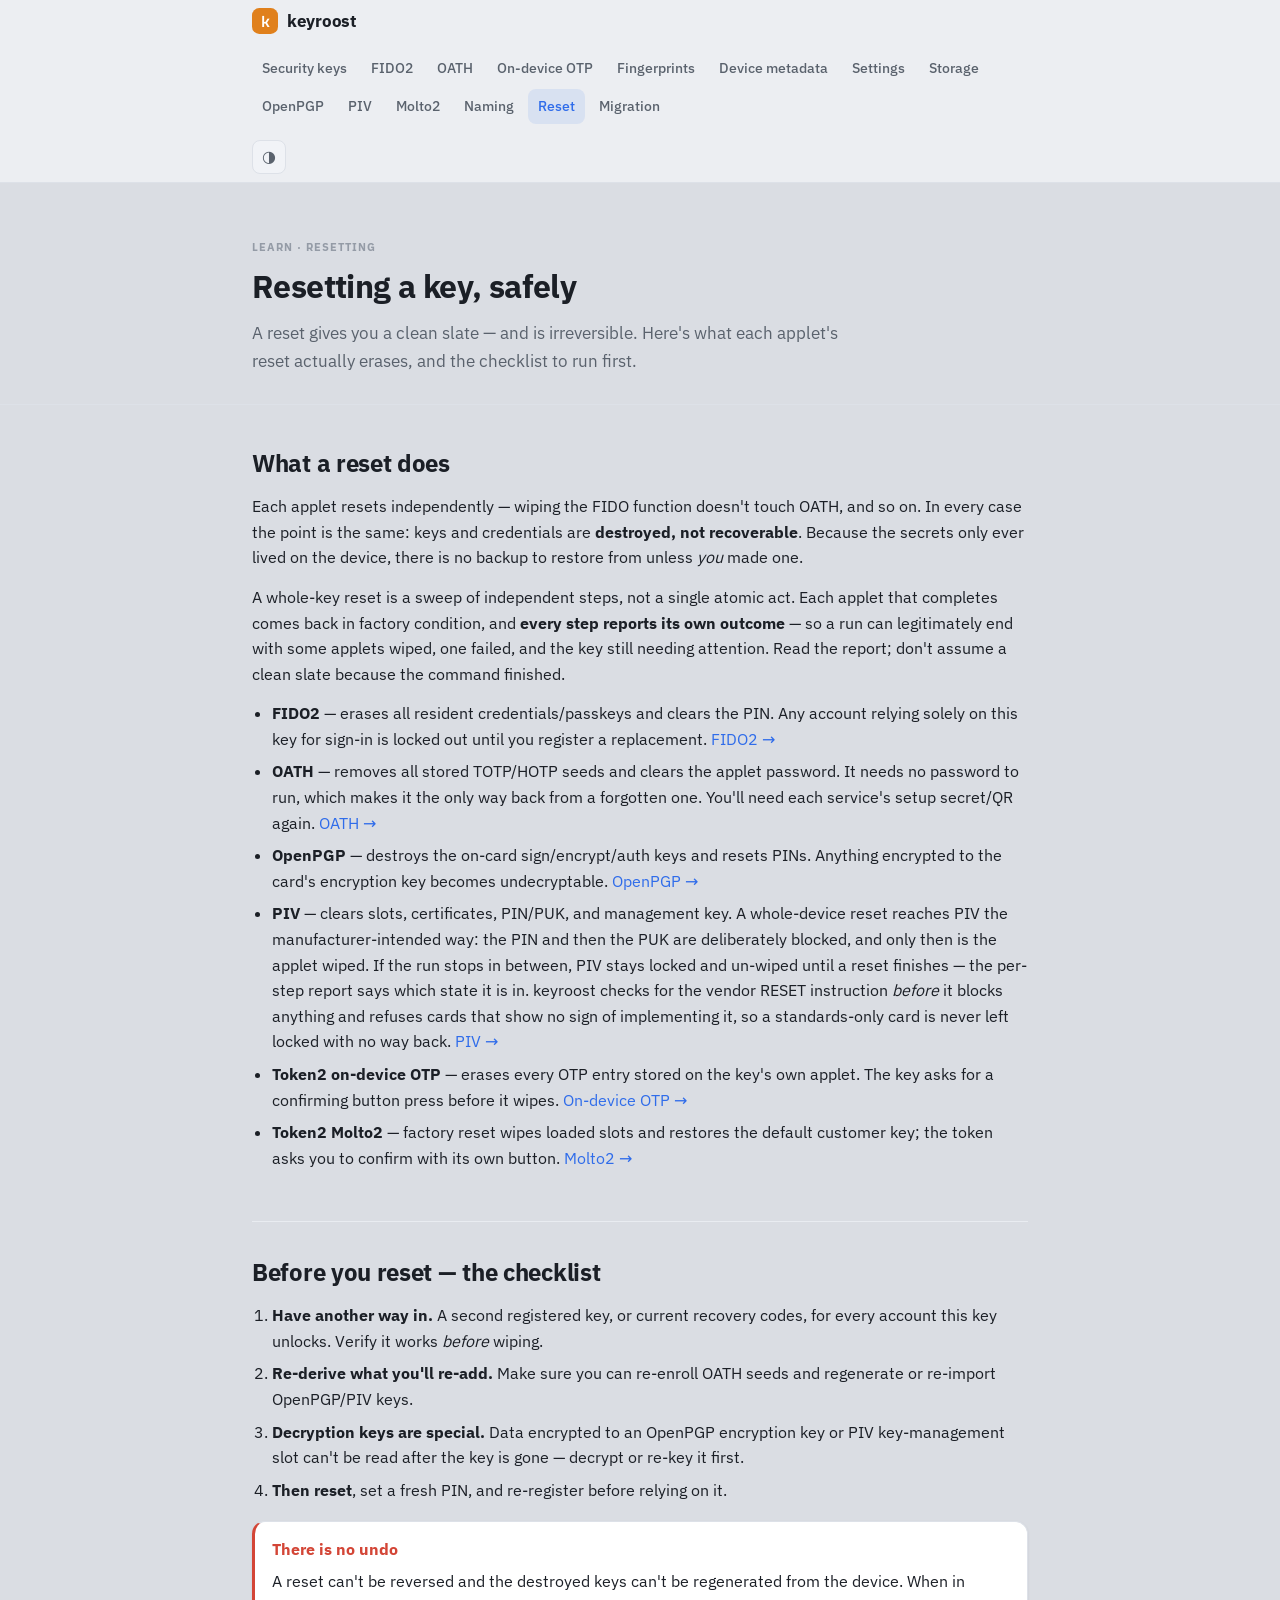
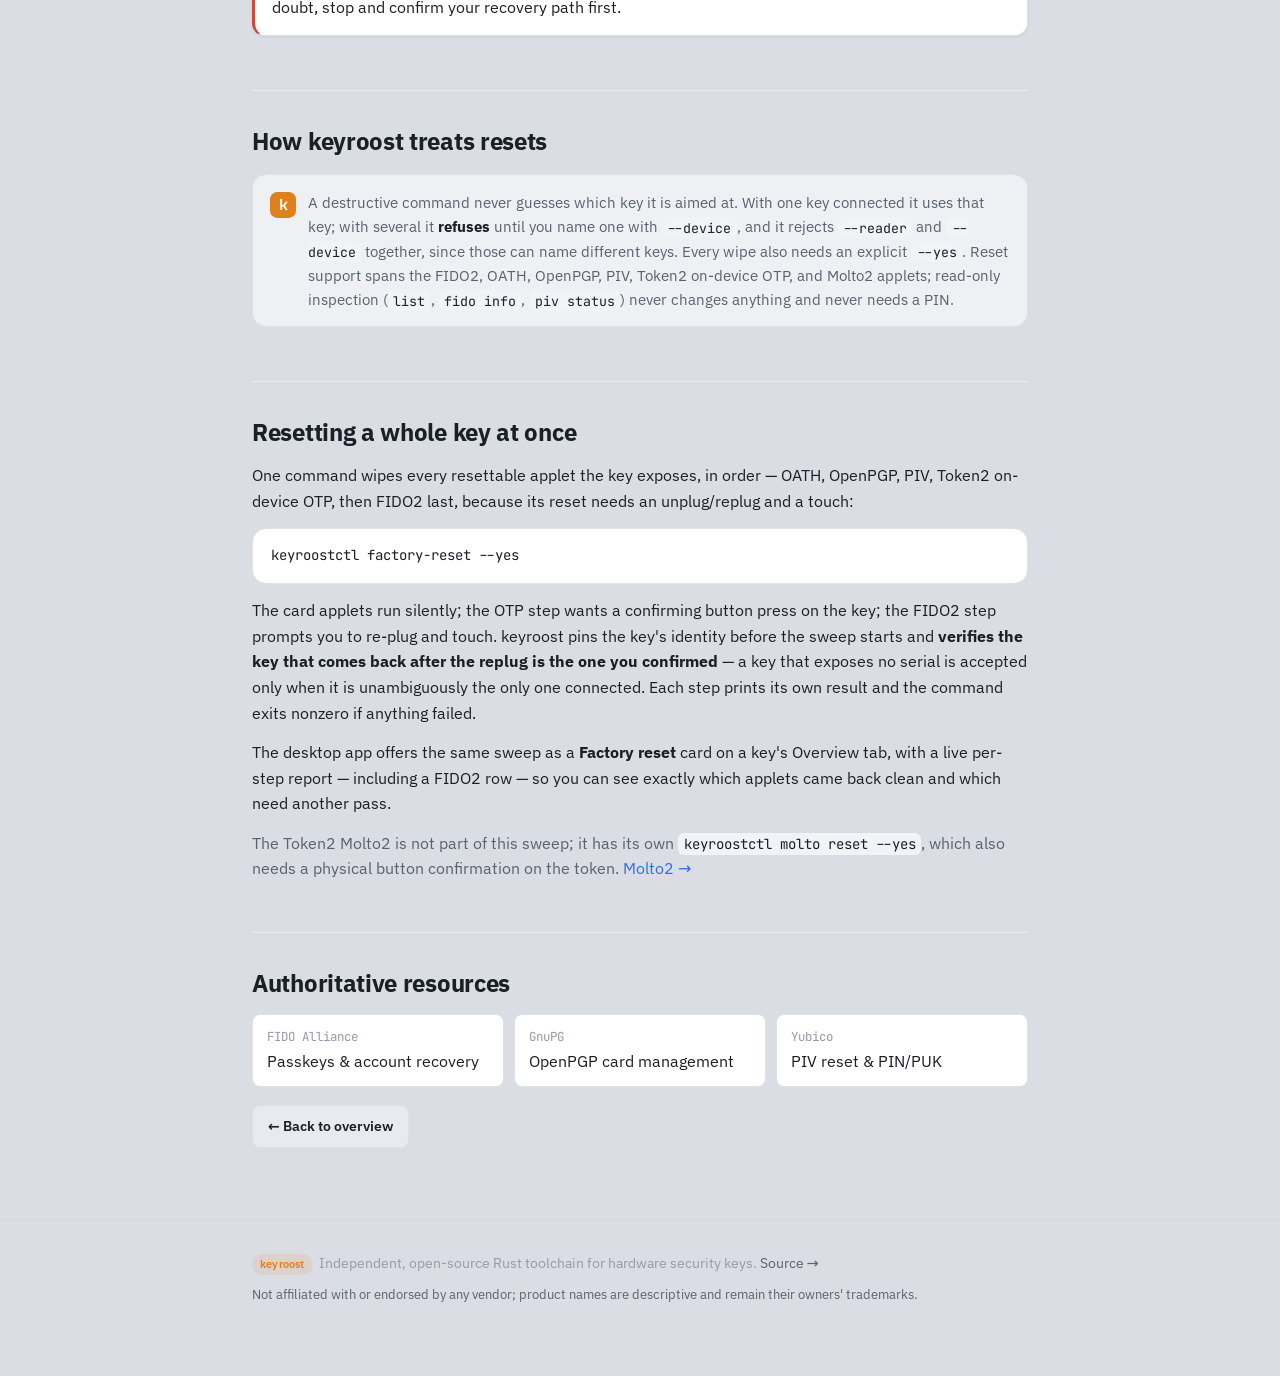
<file: docs/reset.html>
<!DOCTYPE html>
<html lang="en">
<head>
<meta charset="utf-8">
<meta name="viewport" content="width=device-width, initial-scale=1">
<title>Resetting a hardware key safely — keyroost</title>
<meta name="description" content="What a factory reset does to each applet (FIDO2, OATH, OpenPGP, PIV, Molto2), why it's irreversible, and the checklist to follow before you wipe a key.">
<meta property="og:type" content="website">
<meta property="og:site_name" content="keyroost">
<meta property="og:title" content="Resetting a hardware key safely — keyroost">
<meta property="og:description" content="What a factory reset does to each applet (FIDO2, OATH, OpenPGP, PIV, Molto2), why it's irreversible, and the checklist to follow before you wipe a key.">
<meta property="og:url" content="https://framefilter.github.io/keyroost/reset.html">
<meta property="og:image" content="https://framefilter.github.io/keyroost/assets/og-cover.png">
<meta property="og:image:width" content="1200">
<meta property="og:image:height" content="630">
<meta name="twitter:card" content="summary_large_image">
<meta name="twitter:title" content="Resetting a hardware key safely — keyroost">
<meta name="twitter:description" content="What a factory reset does to each applet (FIDO2, OATH, OpenPGP, PIV, Molto2), why it's irreversible, and the checklist to follow before you wipe a key.">
<meta name="twitter:image" content="https://framefilter.github.io/keyroost/assets/og-cover.png">

<link rel="icon" type="image/png" href="assets/keyroost-logo.png">
<link rel="stylesheet" href="assets/keyroost-theme.css">
<link rel="stylesheet" href="assets/site.css">
<script>(function(){try{var t=localStorage.getItem('kr-theme');if(t==='light'||(!t&&window.matchMedia&&matchMedia('(prefers-color-scheme: light)').matches))document.documentElement.setAttribute('data-theme','light');}catch(e){}})();</script>
</head>
<body>

<header class="kr-topbar">
  <div class="kr-wrap kr-topbar-inner">
    <a class="kr-wordmark" href="index.html" aria-label="keyroost — home"><span class="kr-mark mono">k</span><span>keyroost</span></a>
    <nav class="kr-nav" aria-label="Learn topics">
      <a href="security-keys.html">Security keys</a>
      <a href="fido2.html">FIDO2</a>
      <a href="oath.html">OATH</a>
      <a href="otp.html">On-device OTP</a>
      <a href="fingerprint.html">Fingerprints</a>
      <a href="mds.html">Device metadata</a>
      <a href="settings.html">Settings</a>
      <a href="storage.html">Storage</a>
      <a href="openpgp.html">OpenPGP</a>
      <a href="piv.html">PIV</a>
      <a href="molto2.html">Molto2</a>
      <a href="naming.html">Naming</a>
      <a href="reset.html">Reset</a>
      <a href="migration.html">Migration</a>
    </nav>
    <button class="kr-theme-toggle" id="kr-theme-toggle" type="button" aria-label="Toggle light/dark theme" title="Toggle theme">◐</button>
  </div>
</header>

<section class="kr-hero">
  <div class="kr-wrap">
    <p class="kr-label">Learn · resetting</p>
    <h1>Resetting a key, safely</h1>
    <p class="kr-lede">A reset gives you a clean slate — and is irreversible. Here's what each
      applet's reset actually erases, and the checklist to run first.</p>
  </div>
</section>

<main class="kr-wrap">

  <section class="kr-section">
    <h2>What a reset does</h2>
    <p>Each applet resets independently — wiping the FIDO function doesn't touch OATH, and so
      on. In every case the point is the same: keys and credentials are <strong>destroyed,
      not recoverable</strong>. Because the secrets only ever lived on the device, there is
      no backup to restore from unless <em>you</em> made one.</p>
    <p>A whole-key reset is a sweep of independent steps, not a single atomic act. Each
      applet that completes comes back in factory condition, and <strong>every step reports
      its own outcome</strong> — so a run can legitimately end with some applets wiped, one
      failed, and the key still needing attention. Read the report; don't assume a clean
      slate because the command finished.</p>
    <ul>
      <li><strong>FIDO2</strong> — erases all resident credentials/passkeys and clears the
        PIN. Any account relying solely on this key for sign-in is locked out until you
        register a replacement. <a href="fido2.html">FIDO2 →</a></li>
      <li><strong>OATH</strong> — removes all stored TOTP/HOTP seeds and clears the applet
        password. It needs no password to run, which makes it the only way back from a
        forgotten one. You'll need each service's setup secret/QR again.
        <a href="oath.html">OATH →</a></li>
      <li><strong>OpenPGP</strong> — destroys the on-card sign/encrypt/auth keys and resets
        PINs. Anything encrypted to the card's encryption key becomes undecryptable.
        <a href="openpgp.html">OpenPGP →</a></li>
      <li><strong>PIV</strong> — clears slots, certificates, PIN/PUK, and management key.
        A whole-device reset reaches PIV the manufacturer-intended way: the PIN and then the
        PUK are deliberately blocked, and only then is the applet wiped. If the run stops in
        between, PIV stays locked and un-wiped until a reset finishes — the per-step report
        says which state it is in. keyroost checks for the vendor RESET instruction
        <em>before</em> it blocks anything and refuses cards that show no sign of implementing
        it, so a standards-only card is never left locked with no way back.
        <a href="piv.html">PIV →</a></li>
      <li><strong>Token2 on-device OTP</strong> — erases every OTP entry stored on the key's
        own applet. The key asks for a confirming button press before it wipes.
        <a href="otp.html">On-device OTP →</a></li>
      <li><strong>Token2 Molto2</strong> — factory reset wipes loaded slots and restores the
        default customer key; the token asks you to confirm with its own button.
        <a href="molto2.html#customer-key">Molto2 →</a></li>
    </ul>
  </section>

  <section class="kr-section">
    <h2>Before you reset — the checklist</h2>
    <ol>
      <li><strong>Have another way in.</strong> A second registered key, or current recovery
        codes, for every account this key unlocks. Verify it works <em>before</em> wiping.</li>
      <li><strong>Re-derive what you'll re-add.</strong> Make sure you can re-enroll OATH
        seeds and regenerate or re-import OpenPGP/PIV keys.</li>
      <li><strong>Decryption keys are special.</strong> Data encrypted to an OpenPGP
        encryption key or PIV key-management slot can't be read after the key is gone —
        decrypt or re-key it first.</li>
      <li><strong>Then reset</strong>, set a fresh PIN, and re-register before relying on it.</li>
    </ol>
    <div class="kr-callout danger">
      <div class="kr-callout-title danger">There is no undo</div>
      <p>A reset can't be reversed and the destroyed keys can't be regenerated from the
        device. When in doubt, stop and confirm your recovery path first.</p>
    </div>
  </section>

  <section class="kr-section">
    <h2>How keyroost treats resets</h2>
    <div class="kr-tool">
      <span class="kr-mark mono">k</span>
      <p>A destructive command never guesses which key it is aimed at. With one key
        connected it uses that key; with several it <strong>refuses</strong> until you name
        one with <code>--device</code>, and it rejects <code>--reader</code> and
        <code>--device</code> together, since those can name different keys. Every wipe also
        needs an explicit <code>--yes</code>. Reset support spans the FIDO2, OATH, OpenPGP,
        PIV, Token2 on-device OTP, and Molto2 applets; read-only inspection
        (<code>list</code>, <code>fido info</code>, <code>piv status</code>) never changes
        anything and never needs a PIN.</p>
    </div>
  </section>

  <section class="kr-section" id="whole-key">
    <h2>Resetting a whole key at once</h2>
    <p>One command wipes every resettable applet the key exposes, in order — OATH, OpenPGP,
      PIV, Token2 on-device OTP, then FIDO2 last, because its reset needs an unplug/replug
      and a touch:</p>
<pre><code>keyroostctl factory-reset --yes</code></pre>
    <p>The card applets run silently; the OTP step wants a confirming button press on the
      key; the FIDO2 step prompts you to re-plug and touch. keyroost pins the key's identity
      before the sweep starts and <strong>verifies the key that comes back after the replug
      is the one you confirmed</strong> — a key that exposes no serial is accepted only when
      it is unambiguously the only one connected. Each step prints its own result and the
      command exits nonzero if anything failed.</p>
    <p>The desktop app offers the same sweep as a <strong>Factory reset</strong> card on a
      key's Overview tab, with a live per-step report — including a FIDO2 row — so you can
      see exactly which applets came back clean and which need another pass.</p>
    <p class="kr-muted">The Token2 Molto2 is not part of this sweep; it has its own
      <code>keyroostctl molto reset --yes</code>, which also needs a physical button
      confirmation on the token. <a href="molto2.html">Molto2 →</a></p>
  </section>

  <section class="kr-section kr-res-section">
    <h2>Authoritative resources</h2>
    <div class="kr-res">
      <a href="https://fidoalliance.org/passkeys/"><span class="who">FIDO Alliance</span>Passkeys &amp; account recovery</a>
      <a href="https://gnupg.org/documentation/manuals/gnupg/OpenPGP-Card.html"><span class="who">GnuPG</span>OpenPGP card management</a>
      <a href="https://developers.yubico.com/PIV/"><span class="who">Yubico</span>PIV reset &amp; PIN/PUK</a>
    </div>
    <p class="kr-related" style="margin-top:18px"><a class="kr-btn kr-btn-default" href="index.html">← Back to overview</a></p>
  </section>

</main>

<footer class="kr-footer">
  <div class="kr-wrap">
    <p><span class="kr-pill kr-pill-brand">keyroost</span> &nbsp;Independent, open-source Rust toolchain for hardware security keys. <a href="https://github.com/framefilter/keyroost">Source →</a></p>
    <p class="kr-small">Not affiliated with or endorsed by any vendor; product names are descriptive and remain their owners' trademarks.</p>
  </div>
</footer>

<script src="assets/site.js"></script>
</body>
</html>
</file>
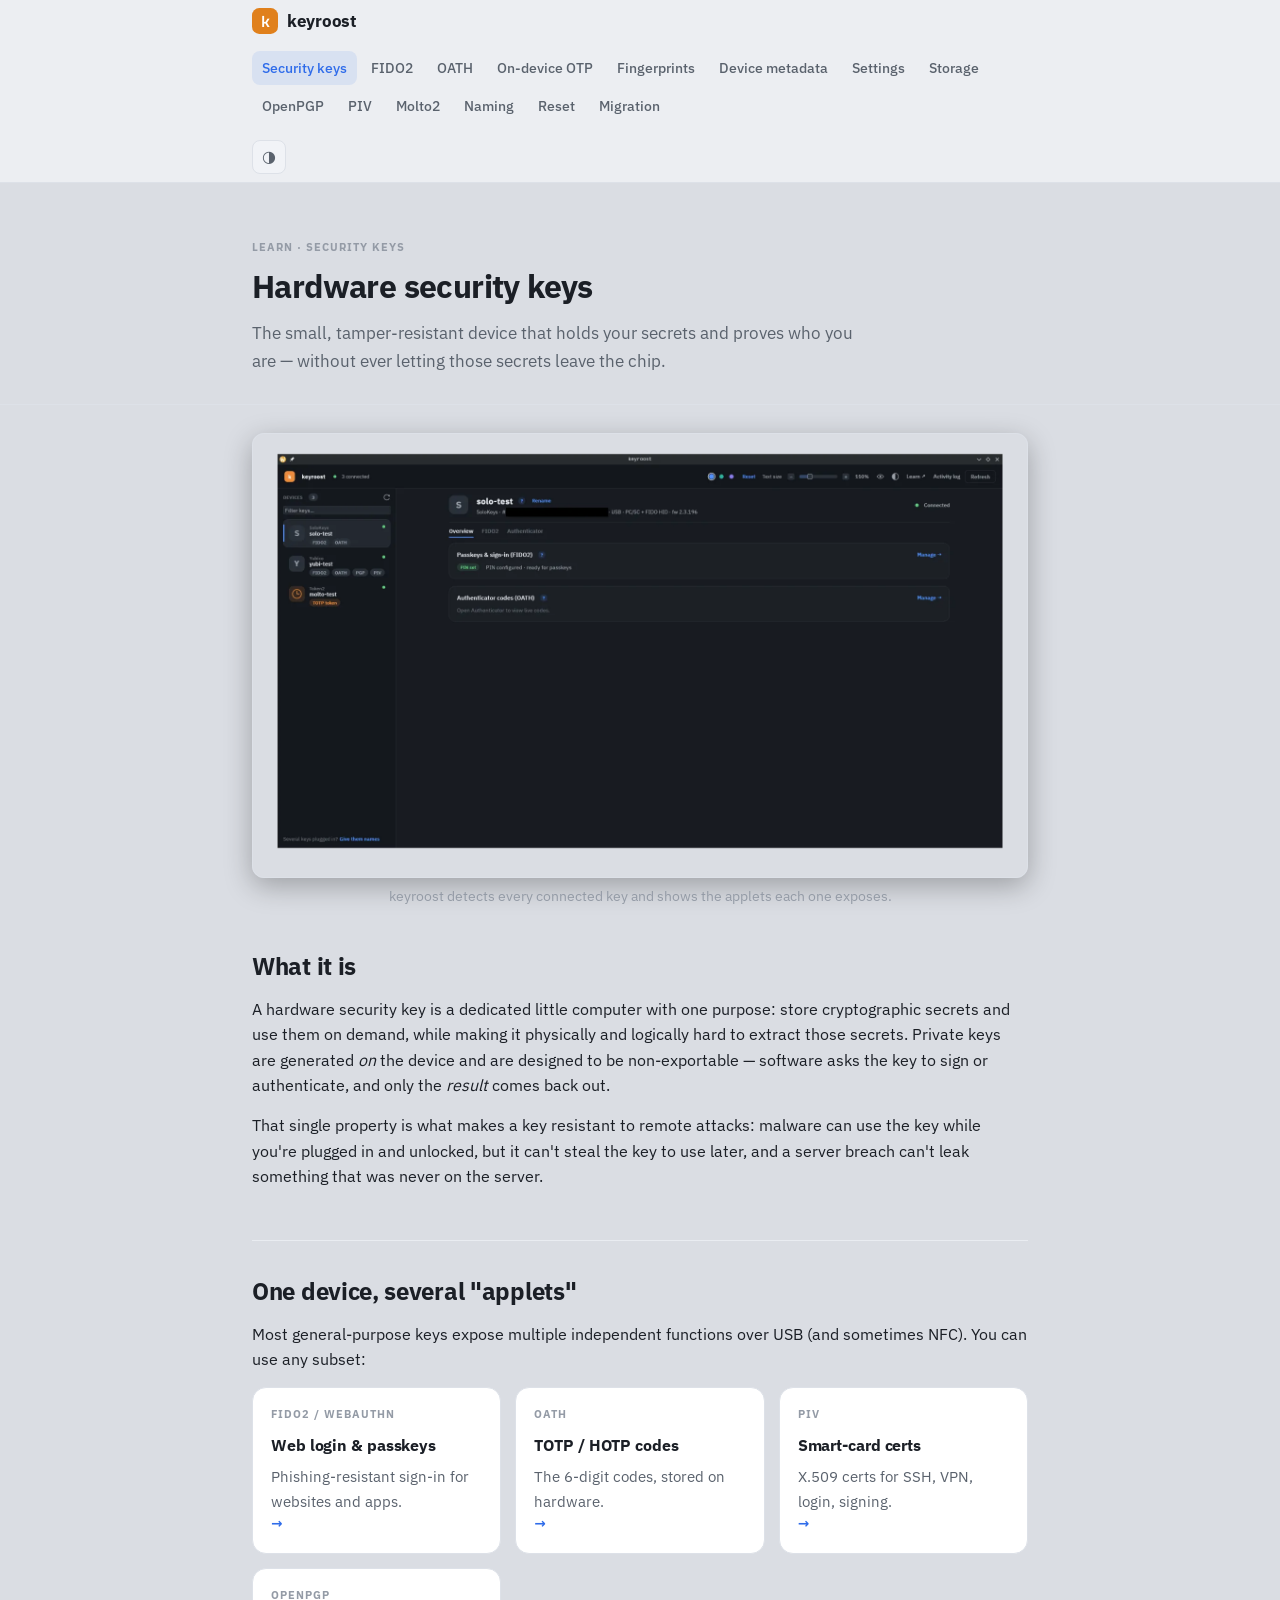
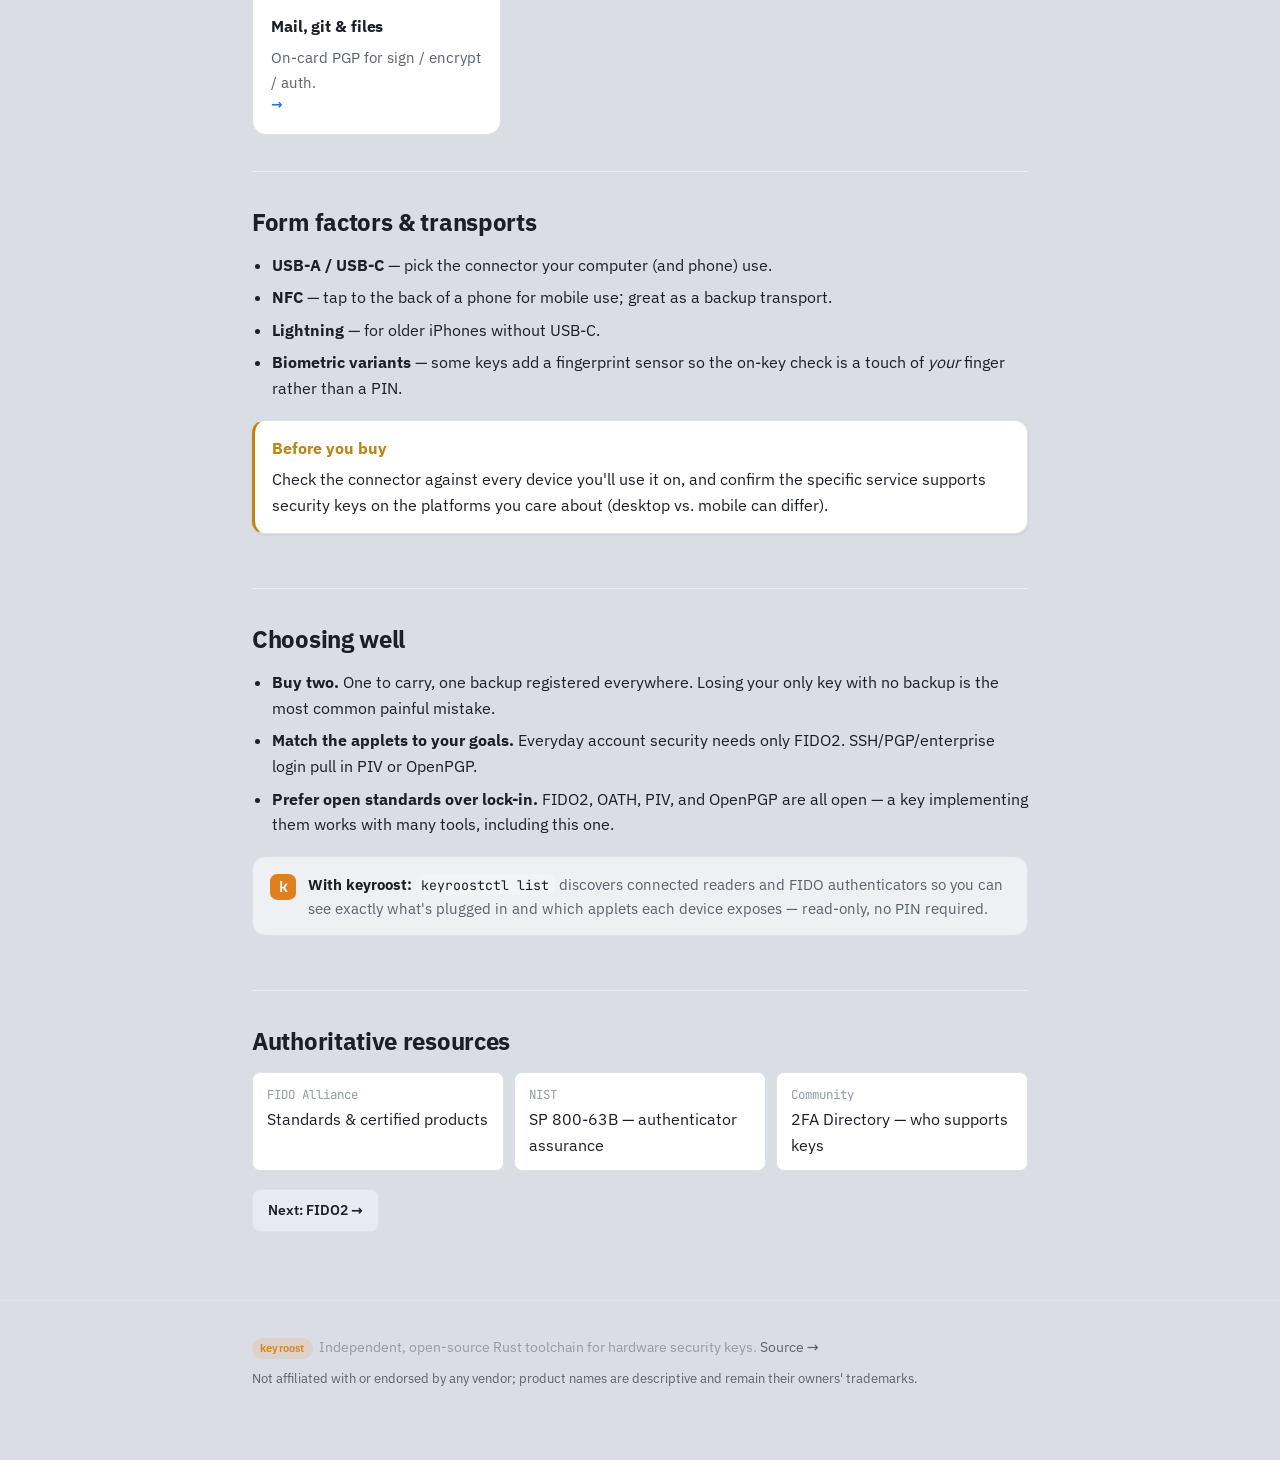
<file: docs/security-keys.html>
<!DOCTYPE html>
<html lang="en">
<head>
<meta charset="utf-8">
<meta name="viewport" content="width=device-width, initial-scale=1">
<title>Hardware security keys — what they are — keyroost</title>
<meta name="description" content="What a hardware security key is, the form factors and transports (USB-A/C, NFC, Lightning), how to choose one, and the open standards it implements.">
<meta property="og:type" content="website">
<meta property="og:site_name" content="keyroost">
<meta property="og:title" content="Hardware security keys — what they are — keyroost">
<meta property="og:description" content="What a hardware security key is, the form factors and transports (USB-A/C, NFC, Lightning), how to choose one, and the open standards it implements.">
<meta property="og:url" content="https://framefilter.github.io/keyroost/security-keys.html">
<meta property="og:image" content="https://framefilter.github.io/keyroost/assets/og-cover.png">
<meta property="og:image:width" content="1200">
<meta property="og:image:height" content="630">
<meta name="twitter:card" content="summary_large_image">
<meta name="twitter:title" content="Hardware security keys — what they are — keyroost">
<meta name="twitter:description" content="What a hardware security key is, the form factors and transports (USB-A/C, NFC, Lightning), how to choose one, and the open standards it implements.">
<meta name="twitter:image" content="https://framefilter.github.io/keyroost/assets/og-cover.png">

<link rel="icon" type="image/png" href="assets/keyroost-logo.png">
<link rel="stylesheet" href="assets/keyroost-theme.css">
<link rel="stylesheet" href="assets/site.css">
<script>(function(){try{var t=localStorage.getItem('kr-theme');if(t==='light'||(!t&&window.matchMedia&&matchMedia('(prefers-color-scheme: light)').matches))document.documentElement.setAttribute('data-theme','light');}catch(e){}})();</script>
</head>
<body>

<header class="kr-topbar">
  <div class="kr-wrap kr-topbar-inner">
    <a class="kr-wordmark" href="index.html" aria-label="keyroost — home"><span class="kr-mark mono">k</span><span>keyroost</span></a>
    <nav class="kr-nav" aria-label="Learn topics">
      <a href="security-keys.html">Security keys</a>
      <a href="fido2.html">FIDO2</a>
      <a href="oath.html">OATH</a>
      <a href="otp.html">On-device OTP</a>
      <a href="fingerprint.html">Fingerprints</a>
      <a href="mds.html">Device metadata</a>
      <a href="settings.html">Settings</a>
      <a href="storage.html">Storage</a>
      <a href="openpgp.html">OpenPGP</a>
      <a href="piv.html">PIV</a>
      <a href="molto2.html">Molto2</a>
      <a href="naming.html">Naming</a>
      <a href="reset.html">Reset</a>
      <a href="migration.html">Migration</a>
    </nav>
    <button class="kr-theme-toggle" id="kr-theme-toggle" type="button" aria-label="Toggle light/dark theme" title="Toggle theme">◐</button>
  </div>
</header>

<section class="kr-hero">
  <div class="kr-wrap">
    <p class="kr-label">Learn · security keys</p>
    <h1>Hardware security keys</h1>
    <p class="kr-lede">The small, tamper-resistant device that holds your secrets and proves
      who you are — without ever letting those secrets leave the chip.</p>
  </div>
</section>

<main class="kr-wrap">

  <figure class="kr-shot">
    <img src="assets/screenshots/solo-overview.webp" width="1640" height="938" loading="lazy"
         alt="keyroost screenshot — keyroost detects every connected key and shows the applets each one exposes.">
    <figcaption>keyroost detects every connected key and shows the applets each one exposes.</figcaption>
  </figure>
  <section class="kr-section">
    <h2>What it is</h2>
    <p>A hardware security key is a dedicated little computer with one purpose: store
      cryptographic secrets and use them on demand, while making it physically and
      logically hard to extract those secrets. Private keys are generated <em>on</em> the
      device and are designed to be non-exportable — software asks the key to sign or
      authenticate, and only the <em>result</em> comes back out.</p>
    <p>That single property is what makes a key resistant to remote attacks: malware can
      use the key while you're plugged in and unlocked, but it can't steal the key to use
      later, and a server breach can't leak something that was never on the server.</p>
  </section>

  <section class="kr-section">
    <h2>One device, several "applets"</h2>
    <p>Most general-purpose keys expose multiple independent functions over USB (and
      sometimes NFC). You can use any subset:</p>
    <div class="kr-cards">
      <a class="kr-card" href="fido2.html"><span class="kr-label">FIDO2 / WebAuthn</span><h3>Web login &amp; passkeys</h3><p>Phishing-resistant sign-in for websites and apps.</p><p class="kr-more">→</p></a>
      <a class="kr-card" href="oath.html"><span class="kr-label">OATH</span><h3>TOTP / HOTP codes</h3><p>The 6-digit codes, stored on hardware.</p><p class="kr-more">→</p></a>
      <a class="kr-card" href="piv.html"><span class="kr-label">PIV</span><h3>Smart-card certs</h3><p>X.509 certs for SSH, VPN, login, signing.</p><p class="kr-more">→</p></a>
      <a class="kr-card" href="openpgp.html"><span class="kr-label">OpenPGP</span><h3>Mail, git &amp; files</h3><p>On-card PGP for sign / encrypt / auth.</p><p class="kr-more">→</p></a>
    </div>
  </section>

  <section class="kr-section">
    <h2>Form factors &amp; transports</h2>
    <ul>
      <li><strong>USB-A / USB-C</strong> — pick the connector your computer (and phone) use.</li>
      <li><strong>NFC</strong> — tap to the back of a phone for mobile use; great as a backup transport.</li>
      <li><strong>Lightning</strong> — for older iPhones without USB-C.</li>
      <li><strong>Biometric variants</strong> — some keys add a fingerprint sensor so the
        on-key check is a touch of <em>your</em> finger rather than a PIN.</li>
    </ul>
    <div class="kr-callout note">
      <div class="kr-callout-title note">Before you buy</div>
      <p>Check the connector against every device you'll use it on, and confirm the
        specific service supports security keys on the platforms you care about (desktop
        vs. mobile can differ).</p>
    </div>
  </section>

  <section class="kr-section">
    <h2>Choosing well</h2>
    <ul>
      <li><strong>Buy two.</strong> One to carry, one backup registered everywhere. Losing
        your only key with no backup is the most common painful mistake.</li>
      <li><strong>Match the applets to your goals.</strong> Everyday account security needs
        only FIDO2. SSH/PGP/enterprise login pull in PIV or OpenPGP.</li>
      <li><strong>Prefer open standards over lock-in.</strong> FIDO2, OATH, PIV, and OpenPGP
        are all open — a key implementing them works with many tools, including this one.</li>
    </ul>
    <div class="kr-tool">
      <span class="kr-mark mono">k</span>
      <p><strong>With keyroost:</strong> <code>keyroostctl list</code> discovers connected
        readers and FIDO authenticators so you can see exactly what's plugged in and which
        applets each device exposes — read-only, no PIN required.</p>
    </div>
  </section>

  <section class="kr-section kr-res-section">
    <h2>Authoritative resources</h2>
    <div class="kr-res">
      <a href="https://fidoalliance.org/"><span class="who">FIDO Alliance</span>Standards &amp; certified products</a>
      <a href="https://pages.nist.gov/800-63-3/sp800-63b.html"><span class="who">NIST</span>SP 800-63B — authenticator assurance</a>
      <a href="https://2fa.directory/"><span class="who">Community</span>2FA Directory — who supports keys</a>
    </div>
    <p class="kr-related" style="margin-top:18px"><a class="kr-btn kr-btn-default" href="fido2.html">Next: FIDO2 →</a></p>
  </section>

</main>

<footer class="kr-footer">
  <div class="kr-wrap">
    <p><span class="kr-pill kr-pill-brand">keyroost</span> &nbsp;Independent, open-source Rust toolchain for hardware security keys. <a href="https://github.com/framefilter/keyroost">Source →</a></p>
    <p class="kr-small">Not affiliated with or endorsed by any vendor; product names are descriptive and remain their owners' trademarks.</p>
  </div>
</footer>

<script src="assets/site.js"></script>
</body>
</html>
</file>
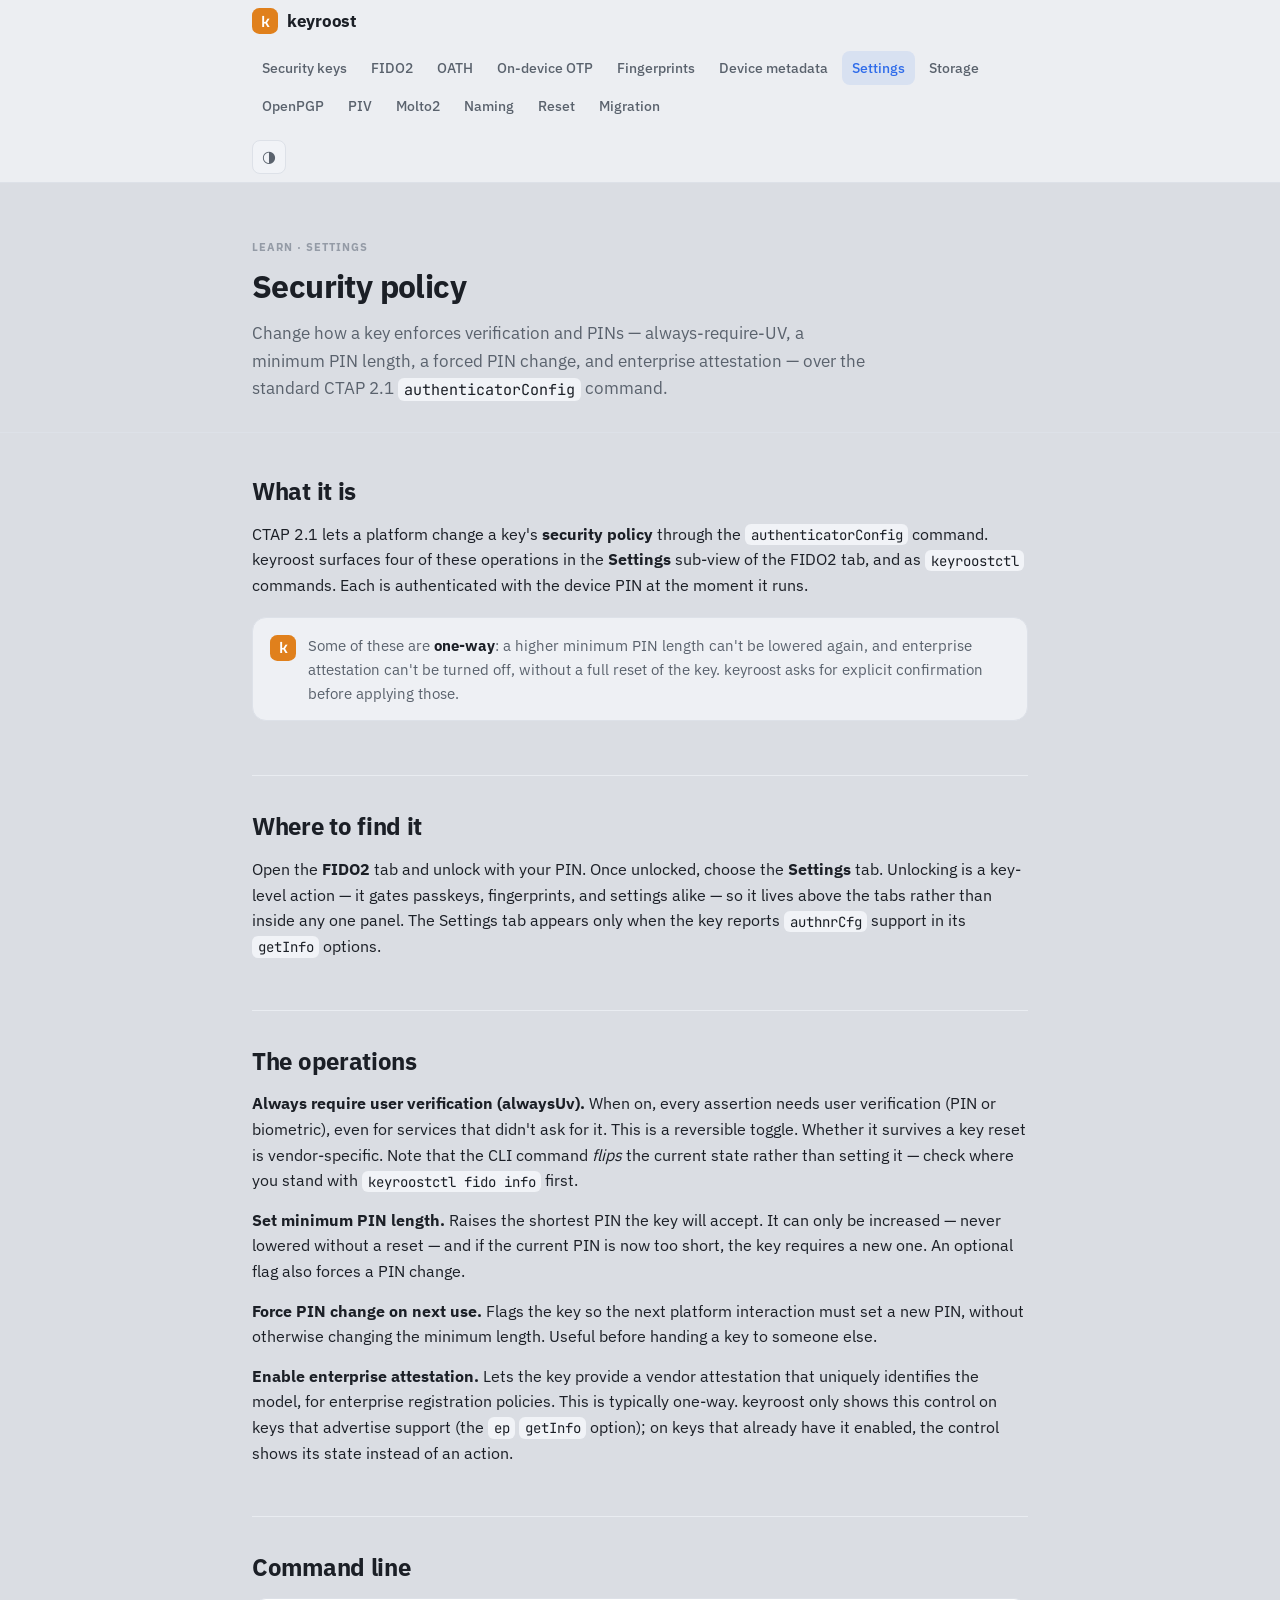
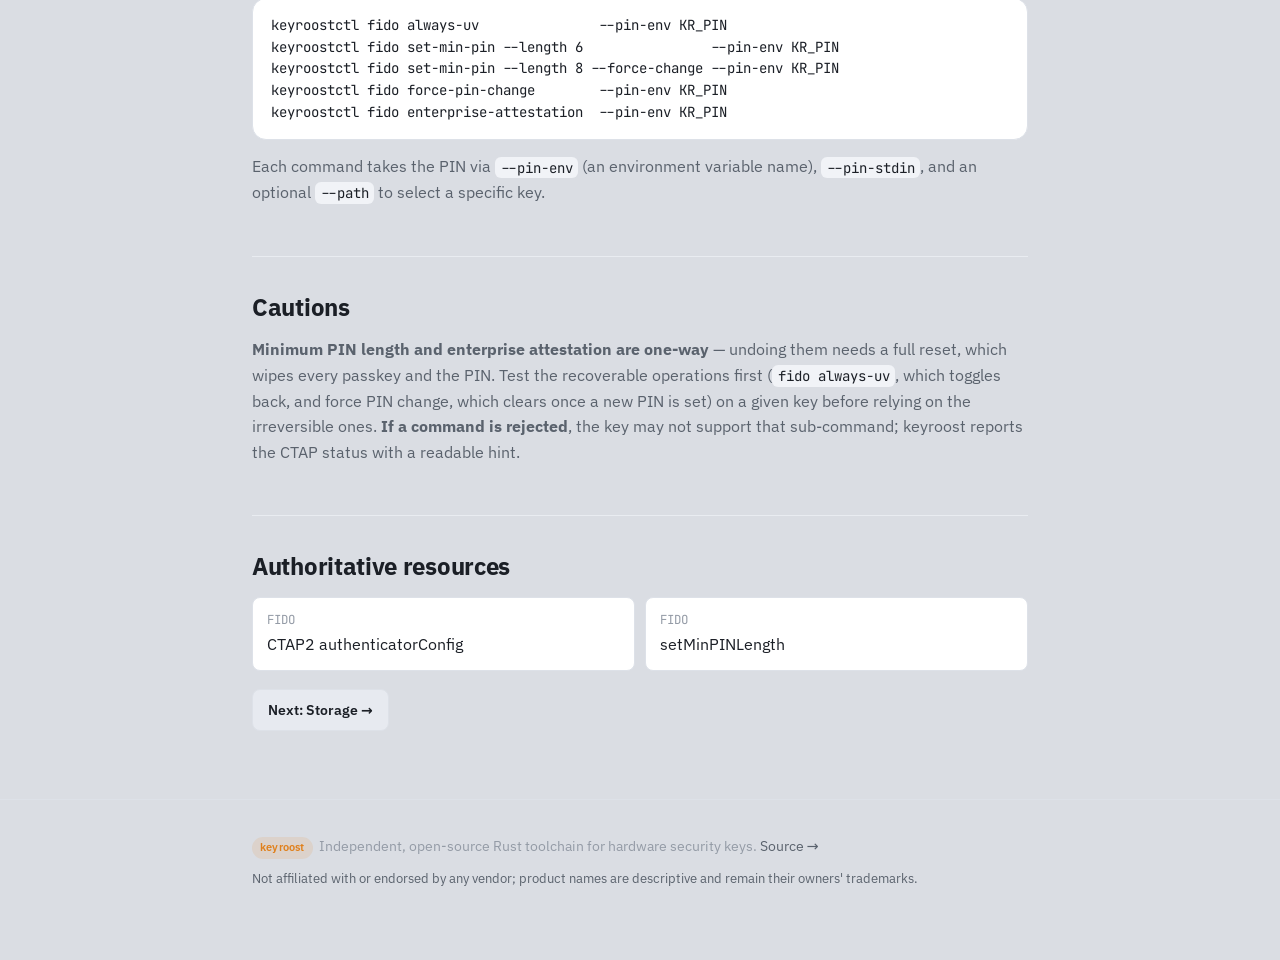
<file: docs/settings.html>
<!DOCTYPE html>
<html lang="en">
<head>
<meta charset="utf-8">
<meta name="viewport" content="width=device-width, initial-scale=1">
<title>Settings — security policy (authenticatorConfig) — keyroost</title>
<meta name="description" content="Manage a FIDO2 key's CTAP 2.1 authenticator security policy: always-require-UV, minimum PIN length, force PIN change, and enterprise attestation, over the standard authenticatorConfig command.">
<meta property="og:type" content="website">
<meta property="og:site_name" content="keyroost">
<meta property="og:title" content="Settings — security policy (authenticatorConfig) — keyroost">
<meta property="og:description" content="Manage a FIDO2 key's CTAP 2.1 authenticator security policy: always-require-UV, minimum PIN length, force PIN change, and enterprise attestation, over the standard authenticatorConfig command.">
<meta property="og:url" content="https://framefilter.github.io/keyroost/settings.html">
<meta property="og:image" content="https://framefilter.github.io/keyroost/assets/og-cover.png">
<meta property="og:image:width" content="1200">
<meta property="og:image:height" content="630">
<meta name="twitter:card" content="summary_large_image">
<meta name="twitter:title" content="Settings — security policy (authenticatorConfig) — keyroost">
<meta name="twitter:description" content="Manage a FIDO2 key's CTAP 2.1 authenticator security policy: always-require-UV, minimum PIN length, force PIN change, and enterprise attestation, over the standard authenticatorConfig command.">
<meta name="twitter:image" content="https://framefilter.github.io/keyroost/assets/og-cover.png">

<link rel="icon" type="image/png" href="assets/keyroost-logo.png">
<link rel="stylesheet" href="assets/keyroost-theme.css">
<link rel="stylesheet" href="assets/site.css">
<script>(function(){try{var t=localStorage.getItem('kr-theme');if(t==='light'||(!t&&window.matchMedia&&matchMedia('(prefers-color-scheme: light)').matches))document.documentElement.setAttribute('data-theme','light');}catch(e){}})();</script>
</head>
<body>

<header class="kr-topbar">
  <div class="kr-wrap kr-topbar-inner">
    <a class="kr-wordmark" href="index.html" aria-label="keyroost — home"><span class="kr-mark mono">k</span><span>keyroost</span></a>
    <nav class="kr-nav" aria-label="Learn topics">
      <a href="security-keys.html">Security keys</a>
      <a href="fido2.html">FIDO2</a>
      <a href="oath.html">OATH</a>
      <a href="otp.html">On-device OTP</a>
      <a href="fingerprint.html">Fingerprints</a>
      <a href="mds.html">Device metadata</a>
      <a href="settings.html">Settings</a>
      <a href="storage.html">Storage</a>
      <a href="openpgp.html">OpenPGP</a>
      <a href="piv.html">PIV</a>
      <a href="molto2.html">Molto2</a>
      <a href="naming.html">Naming</a>
      <a href="reset.html">Reset</a>
      <a href="migration.html">Migration</a>
    </nav>
    <button class="kr-theme-toggle" id="kr-theme-toggle" type="button" aria-label="Toggle light/dark theme" title="Toggle theme">◐</button>
  </div>
</header>

<section class="kr-hero">
  <div class="kr-wrap">
    <p class="kr-label">Learn · Settings</p>
    <h1>Security policy</h1>
    <p class="kr-lede">Change how a key enforces verification and PINs — always-require-UV, a minimum PIN length, a forced PIN change, and enterprise attestation — over the standard CTAP 2.1 <code>authenticatorConfig</code> command.</p>
  </div>
</section>

<main class="kr-wrap">

  <section class="kr-section">
    <h2>What it is</h2>
    <p>CTAP 2.1 lets a platform change a key's <strong>security policy</strong> through the
      <code>authenticatorConfig</code> command. keyroost surfaces four of these operations in
      the <strong>Settings</strong> sub-view of the FIDO2 tab, and as <code>keyroostctl</code>
      commands. Each is authenticated with the device PIN at the moment it runs.</p>
    <div class="kr-tool">
      <span class="kr-mark mono">k</span>
      <p>Some of these are <strong>one-way</strong>: a higher minimum PIN length can't be
        lowered again, and enterprise attestation can't be turned off, without a full reset
        of the key. keyroost asks for explicit confirmation before applying those.</p>
    </div>
  </section>

  <section class="kr-section">
    <h2>Where to find it</h2>
    <p>Open the <strong>FIDO2</strong> tab and unlock with your PIN. Once unlocked, choose the
      <strong>Settings</strong> tab. Unlocking is a key-level action — it gates passkeys,
      fingerprints, and settings alike — so it lives above the tabs rather than inside any one
      panel. The Settings tab appears only when the key reports
      <code>authnrCfg</code> support in its <code>getInfo</code> options.</p>
  </section>

  <section class="kr-section">
    <h2>The operations</h2>
    <p><strong>Always require user verification (alwaysUv).</strong> When on, every assertion
      needs user verification (PIN or biometric), even for services that didn't ask for it.
      This is a reversible toggle. Whether it survives a key reset is vendor-specific. Note
      that the CLI command <em>flips</em> the current state rather than setting it — check
      where you stand with <code>keyroostctl fido info</code> first.</p>
    <p><strong>Set minimum PIN length.</strong> Raises the shortest PIN the key will accept.
      It can only be increased — never lowered without a reset — and if the current PIN is now
      too short, the key requires a new one. An optional flag also forces a PIN change.</p>
    <p><strong>Force PIN change on next use.</strong> Flags the key so the next platform
      interaction must set a new PIN, without otherwise changing the minimum length. Useful
      before handing a key to someone else.</p>
    <p><strong>Enable enterprise attestation.</strong> Lets the key provide a vendor
      attestation that uniquely identifies the model, for enterprise registration policies.
      This is typically one-way. keyroost only shows this control on keys that advertise
      support (the <code>ep</code> <code>getInfo</code> option); on keys that already have it
      enabled, the control shows its state instead of an action.</p>
  </section>

  <section class="kr-section">
    <h2>Command line</h2>
<pre><code>keyroostctl fido always-uv               --pin-env KR_PIN
keyroostctl fido set-min-pin --length 6                --pin-env KR_PIN
keyroostctl fido set-min-pin --length 8 --force-change --pin-env KR_PIN
keyroostctl fido force-pin-change        --pin-env KR_PIN
keyroostctl fido enterprise-attestation  --pin-env KR_PIN</code></pre>
    <p class="kr-muted">Each command takes the PIN via <code>--pin-env</code> (an environment
      variable name), <code>--pin-stdin</code>, and an optional <code>--path</code> to select a
      specific key.</p>
  </section>

  <section class="kr-section">
    <h2>Cautions</h2>
    <p class="kr-muted"><strong>Minimum PIN length and enterprise attestation are one-way</strong>
      — undoing them needs a full reset, which wipes every passkey and the PIN. Test the
      recoverable operations first (<code>fido always-uv</code>, which toggles back, and force
      PIN change, which clears once a new PIN is set) on a given key before relying on the
      irreversible ones. <strong>If a command is rejected</strong>,
      the key may not support that sub-command; keyroost reports the CTAP status with a
      readable hint.</p>
  </section>

  <section class="kr-section kr-res-section">
    <h2>Authoritative resources</h2>
    <div class="kr-res">
      <a href="https://fidoalliance.org/specs/fido-v2.1-ps-20210615/fido-client-to-authenticator-protocol-v2.1-ps-20210615.html#authenticatorConfig"><span class="who">FIDO</span>CTAP2 authenticatorConfig</a>
      <a href="https://fidoalliance.org/specs/fido-v2.1-ps-20210615/fido-client-to-authenticator-protocol-v2.1-ps-20210615.html#setMinPINLength"><span class="who">FIDO</span>setMinPINLength</a>
    </div>
    <p class="kr-related" style="margin-top:18px"><a class="kr-btn kr-btn-default" href="storage.html">Next: Storage →</a></p>
  </section>

</main>

<footer class="kr-footer">
  <div class="kr-wrap">
    <p><span class="kr-pill kr-pill-brand">keyroost</span> &nbsp;Independent, open-source Rust toolchain for hardware security keys. <a href="https://github.com/framefilter/keyroost">Source →</a></p>
    <p class="kr-small">Not affiliated with or endorsed by any vendor; product names are descriptive and remain their owners' trademarks.</p>
  </div>
</footer>

<script src="assets/site.js"></script>
</body>
</html>
</file>
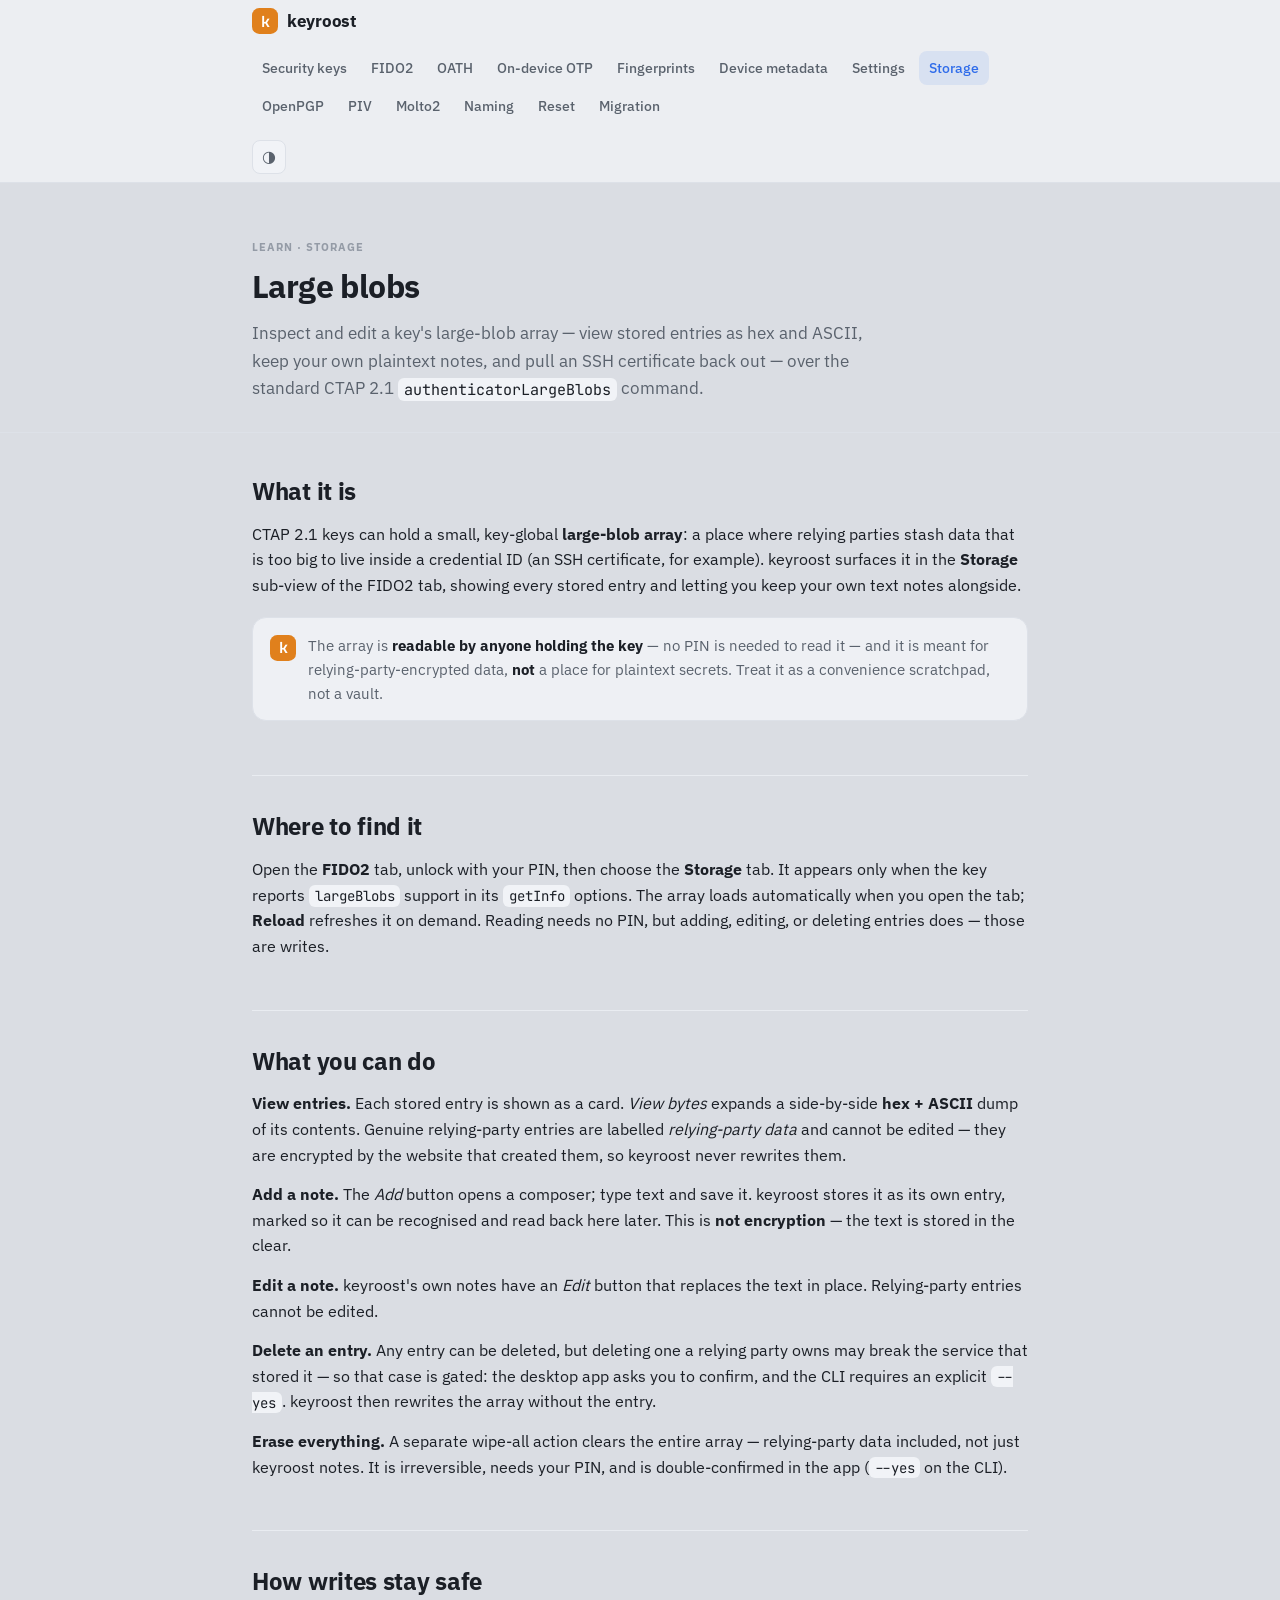
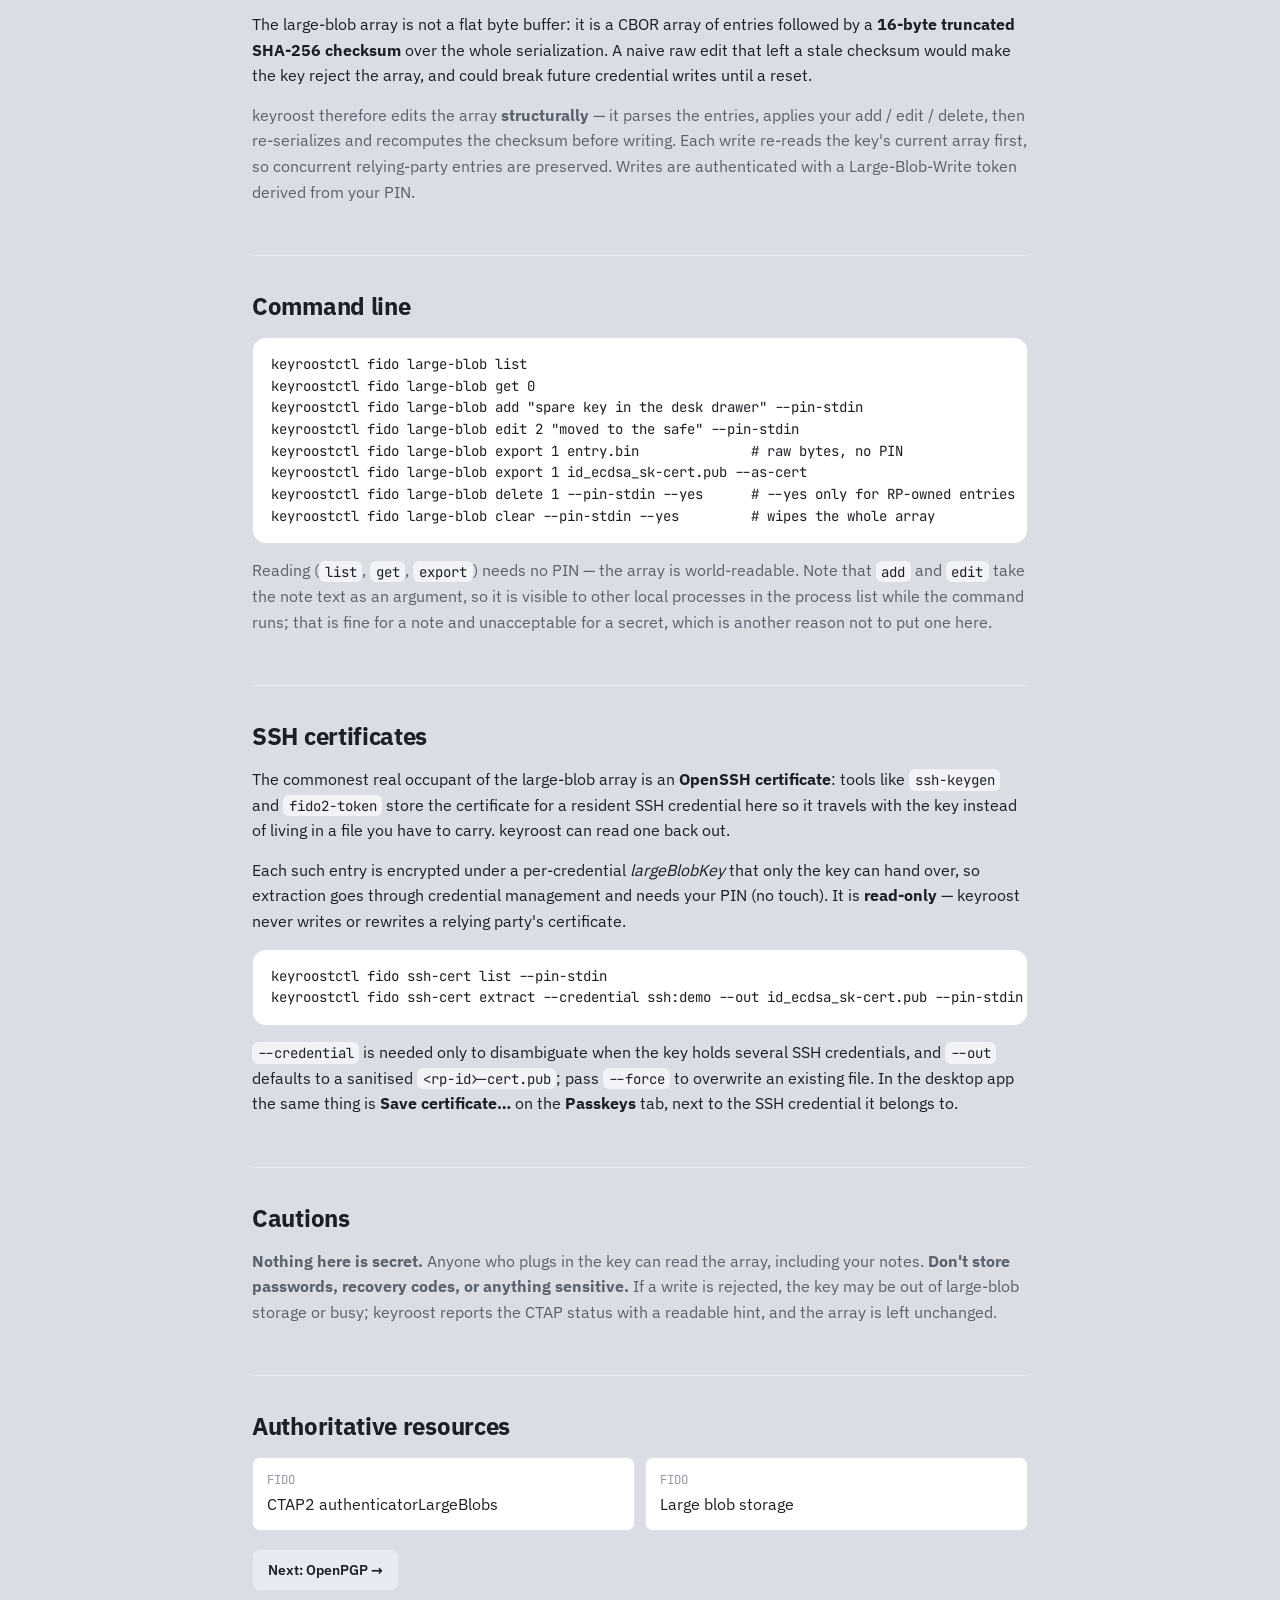
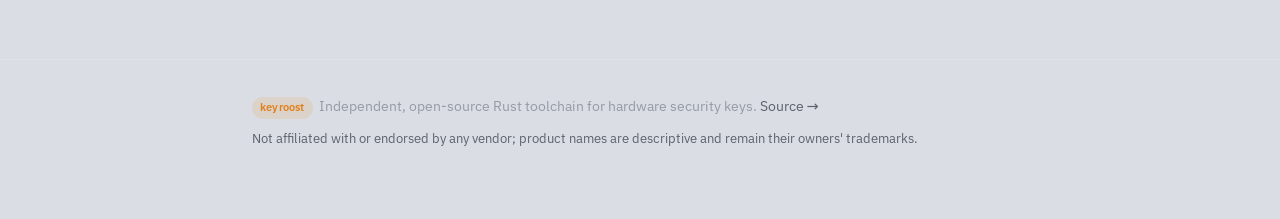
<file: docs/storage.html>
<!DOCTYPE html>
<html lang="en">
<head>
<meta charset="utf-8">
<meta name="viewport" content="width=device-width, initial-scale=1">
<title>Storage — large blobs — keyroost</title>
<meta name="description" content="Read and edit a FIDO2 key's large-blob array: view stored entries as hex and ASCII, add, edit, or delete plaintext keyroost notes, and extract a stored SSH certificate, over the standard authenticatorLargeBlobs command.">
<meta property="og:type" content="website">
<meta property="og:site_name" content="keyroost">
<meta property="og:title" content="Storage — large blobs — keyroost">
<meta property="og:description" content="Read and edit a FIDO2 key's large-blob array: view stored entries as hex and ASCII, add, edit, or delete plaintext keyroost notes, and extract a stored SSH certificate, over the standard authenticatorLargeBlobs command.">
<meta property="og:url" content="https://framefilter.github.io/keyroost/storage.html">
<meta property="og:image" content="https://framefilter.github.io/keyroost/assets/og-cover.png">
<meta property="og:image:width" content="1200">
<meta property="og:image:height" content="630">
<meta name="twitter:card" content="summary_large_image">
<meta name="twitter:title" content="Storage — large blobs — keyroost">
<meta name="twitter:description" content="Read and edit a FIDO2 key's large-blob array: view stored entries as hex and ASCII, add, edit, or delete plaintext keyroost notes, and extract a stored SSH certificate, over the standard authenticatorLargeBlobs command.">
<meta name="twitter:image" content="https://framefilter.github.io/keyroost/assets/og-cover.png">

<link rel="icon" type="image/png" href="assets/keyroost-logo.png">
<link rel="stylesheet" href="assets/keyroost-theme.css">
<link rel="stylesheet" href="assets/site.css">
<script>(function(){try{var t=localStorage.getItem('kr-theme');if(t==='light'||(!t&&window.matchMedia&&matchMedia('(prefers-color-scheme: light)').matches))document.documentElement.setAttribute('data-theme','light');}catch(e){}})();</script>
</head>
<body>

<header class="kr-topbar">
  <div class="kr-wrap kr-topbar-inner">
    <a class="kr-wordmark" href="index.html" aria-label="keyroost — home"><span class="kr-mark mono">k</span><span>keyroost</span></a>
    <nav class="kr-nav" aria-label="Learn topics">
      <a href="security-keys.html">Security keys</a>
      <a href="fido2.html">FIDO2</a>
      <a href="oath.html">OATH</a>
      <a href="otp.html">On-device OTP</a>
      <a href="fingerprint.html">Fingerprints</a>
      <a href="mds.html">Device metadata</a>
      <a href="settings.html">Settings</a>
      <a href="storage.html">Storage</a>
      <a href="openpgp.html">OpenPGP</a>
      <a href="piv.html">PIV</a>
      <a href="molto2.html">Molto2</a>
      <a href="naming.html">Naming</a>
      <a href="reset.html">Reset</a>
      <a href="migration.html">Migration</a>
    </nav>
    <button class="kr-theme-toggle" id="kr-theme-toggle" type="button" aria-label="Toggle light/dark theme" title="Toggle theme">◐</button>
  </div>
</header>

<section class="kr-hero">
  <div class="kr-wrap">
    <p class="kr-label">Learn · Storage</p>
    <h1>Large blobs</h1>
    <p class="kr-lede">Inspect and edit a key's large-blob array — view stored entries as hex and ASCII, keep your own plaintext notes, and pull an SSH certificate back out — over the standard CTAP 2.1 <code>authenticatorLargeBlobs</code> command.</p>
  </div>
</section>

<main class="kr-wrap">

  <section class="kr-section">
    <h2>What it is</h2>
    <p>CTAP 2.1 keys can hold a small, key-global <strong>large-blob array</strong>: a place
      where relying parties stash data that is too big to live inside a credential ID (an SSH
      certificate, for example). keyroost surfaces it in the <strong>Storage</strong> sub-view
      of the FIDO2 tab, showing every stored entry and letting you keep your own text notes
      alongside.</p>
    <div class="kr-tool">
      <span class="kr-mark mono">k</span>
      <p>The array is <strong>readable by anyone holding the key</strong> — no PIN is needed to
        read it — and it is meant for relying-party-encrypted data, <strong>not</strong> a
        place for plaintext secrets. Treat it as a convenience scratchpad, not a vault.</p>
    </div>
  </section>

  <section class="kr-section">
    <h2>Where to find it</h2>
    <p>Open the <strong>FIDO2</strong> tab, unlock with your PIN, then choose the
      <strong>Storage</strong> tab. It
      appears only when the key reports <code>largeBlobs</code> support in its
      <code>getInfo</code> options. The array loads automatically when you open the tab;
      <strong>Reload</strong> refreshes it on demand. Reading needs no PIN, but adding,
      editing, or deleting entries does — those are writes.</p>
  </section>

  <section class="kr-section">
    <h2>What you can do</h2>
    <p><strong>View entries.</strong> Each stored entry is shown as a card. <em>View bytes</em>
      expands a side-by-side <strong>hex + ASCII</strong> dump of its contents. Genuine
      relying-party entries are labelled <em>relying-party data</em> and cannot be edited —
      they are encrypted by the website that created them, so keyroost never rewrites them.</p>
    <p><strong>Add a note.</strong> The <em>Add</em> button opens a composer; type text and
      save it. keyroost stores it as its own entry, marked so it can be recognised and read
      back here later. This is <strong>not encryption</strong> — the text is stored in the
      clear.</p>
    <p><strong>Edit a note.</strong> keyroost's own notes have an <em>Edit</em> button that
      replaces the text in place. Relying-party entries cannot be edited.</p>
    <p><strong>Delete an entry.</strong> Any entry can be deleted, but deleting one a relying
      party owns may break the service that stored it — so that case is gated: the desktop app
      asks you to confirm, and the CLI requires an explicit <code>--yes</code>. keyroost then
      rewrites the array without the entry.</p>
    <p><strong>Erase everything.</strong> A separate wipe-all action clears the entire array —
      relying-party data included, not just keyroost notes. It is irreversible, needs your PIN,
      and is double-confirmed in the app (<code>--yes</code> on the CLI).</p>
  </section>

  <section class="kr-section">
    <h2>How writes stay safe</h2>
    <p>The large-blob array is not a flat byte buffer: it is a CBOR array of entries followed
      by a <strong>16-byte truncated SHA-256 checksum</strong> over the whole serialization. A
      naive raw edit that left a stale checksum would make the key reject the array, and could
      break future credential writes until a reset.</p>
    <p class="kr-muted">keyroost therefore edits the array <strong>structurally</strong> —
      it parses the entries, applies your add / edit / delete, then re-serializes and
      recomputes the checksum before writing. Each write re-reads the key's current array
      first, so concurrent relying-party entries are preserved. Writes are authenticated with
      a Large-Blob-Write token derived from your PIN.</p>
  </section>

  <section class="kr-section">
    <h2>Command line</h2>
<pre><code>keyroostctl fido large-blob list
keyroostctl fido large-blob get 0
keyroostctl fido large-blob add "spare key in the desk drawer" --pin-stdin
keyroostctl fido large-blob edit 2 "moved to the safe" --pin-stdin
keyroostctl fido large-blob export 1 entry.bin              # raw bytes, no PIN
keyroostctl fido large-blob export 1 id_ecdsa_sk-cert.pub --as-cert
keyroostctl fido large-blob delete 1 --pin-stdin --yes      # --yes only for RP-owned entries
keyroostctl fido large-blob clear --pin-stdin --yes         # wipes the whole array</code></pre>
    <p class="kr-muted">Reading (<code>list</code>, <code>get</code>, <code>export</code>) needs
      no PIN — the array is world-readable. Note that <code>add</code> and <code>edit</code>
      take the note text as an argument, so it is visible to other local processes in the
      process list while the command runs; that is fine for a note and unacceptable for a
      secret, which is another reason not to put one here.</p>
  </section>

  <section class="kr-section">
    <h2>SSH certificates</h2>
    <p>The commonest real occupant of the large-blob array is an <strong>OpenSSH
      certificate</strong>: tools like <code>ssh-keygen</code> and <code>fido2-token</code>
      store the certificate for a resident SSH credential here so it travels with the key
      instead of living in a file you have to carry. keyroost can read one back out.</p>
    <p>Each such entry is encrypted under a per-credential <em>largeBlobKey</em> that only the
      key can hand over, so extraction goes through credential management and needs your PIN
      (no touch). It is <strong>read-only</strong> — keyroost never writes or rewrites a
      relying party's certificate.</p>
<pre><code>keyroostctl fido ssh-cert list --pin-stdin
keyroostctl fido ssh-cert extract --credential ssh:demo --out id_ecdsa_sk-cert.pub --pin-stdin</code></pre>
    <p><code>--credential</code> is needed only to disambiguate when the key holds several SSH
      credentials, and <code>--out</code> defaults to a sanitised
      <code>&lt;rp-id&gt;-cert.pub</code>; pass <code>--force</code> to overwrite an existing
      file. In the desktop app the same thing is <strong>Save certificate…</strong> on the
      <strong>Passkeys</strong> tab, next to the SSH credential it belongs to.</p>
  </section>

  <section class="kr-section">
    <h2>Cautions</h2>
    <p class="kr-muted"><strong>Nothing here is secret.</strong> Anyone who plugs in the key
      can read the array, including your notes. <strong>Don't store passwords, recovery
      codes, or anything sensitive.</strong> If a write is rejected, the key may be out of
      large-blob storage or busy; keyroost reports the CTAP status with a readable hint, and
      the array is left unchanged.</p>
  </section>

  <section class="kr-section kr-res-section">
    <h2>Authoritative resources</h2>
    <div class="kr-res">
      <a href="https://fidoalliance.org/specs/fido-v2.1-ps-20210615/fido-client-to-authenticator-protocol-v2.1-ps-20210615.html#authenticatorLargeBlobs"><span class="who">FIDO</span>CTAP2 authenticatorLargeBlobs</a>
      <a href="https://fidoalliance.org/specs/fido-v2.1-ps-20210615/fido-client-to-authenticator-protocol-v2.1-ps-20210615.html#large-blob"><span class="who">FIDO</span>Large blob storage</a>
    </div>
    <p class="kr-related" style="margin-top:18px"><a class="kr-btn kr-btn-default" href="openpgp.html">Next: OpenPGP →</a></p>
  </section>

</main>

<footer class="kr-footer">
  <div class="kr-wrap">
    <p><span class="kr-pill kr-pill-brand">keyroost</span> &nbsp;Independent, open-source Rust toolchain for hardware security keys. <a href="https://github.com/framefilter/keyroost">Source →</a></p>
    <p class="kr-small">Not affiliated with or endorsed by any vendor; product names are descriptive and remain their owners' trademarks.</p>
  </div>
</footer>

<script src="assets/site.js"></script>
</body>
</html>
</file>
<file: docs/assets/keyroost-theme.css>
/* ============================================================================
   Keyroost — web theme tokens (Learn / docs site)
   ----------------------------------------------------------------------------
   Drop-in palette from the Keyroost desktop app, framework-agnostic. Dark is
   the primary identity and the default; light is opt-in via
   <html data-theme="light"> (toggled by assets/site.js).

   Fonts are SELF-HOSTED (IBM Plex Sans + JetBrains Mono, latin subset, variable
   woff2) under assets/fonts/ — no third-party requests, in keeping with the
   project's privacy/independence posture. Both are SIL OFL licensed.
   ========================================================================== */

@font-face {
  font-family: 'IBM Plex Sans';
  font-style: normal;
  font-weight: 400 700;       /* variable axis */
  font-display: swap;
  src: url('fonts/ibm-plex-sans.woff2') format('woff2');
}
@font-face {
  font-family: 'JetBrains Mono';
  font-style: normal;
  font-weight: 400 700;       /* variable axis */
  font-display: swap;
  src: url('fonts/jetbrains-mono.woff2') format('woff2');
}

/* ---------- DARK (default — matches the app's primary look) ---------- */
:root {
  --kr-stage:   #0f1115;  /* page backdrop / behind cards   */
  --kr-surface: #181b21;  /* main surface                   */
  --kr-bar:     #13161b;  /* top bar / header                */
  --kr-side:    #15181d;  /* sidebars / secondary nav        */
  --kr-panel:   #1c2026;  /* cards                           */
  --kr-raised:  #232830;  /* inputs / subtle raised fills    */
  --kr-raised2: #2a313a;  /* chips / hover fills             */
  --kr-pop:     #2c333d;  /* popovers / tooltips / callouts  */
  --kr-line:    #2b323c;  /* borders                         */
  --kr-line-soft:#222831; /* hairline dividers               */

  --kr-txt:     #e8eaee;  /* primary text                    */
  --kr-txt-2:   #9aa2ad;  /* secondary text                  */
  --kr-txt-3:   #646c78;  /* muted / labels                  */

  --kr-accent:      #4f90ff;                      /* interactive / links     */
  --kr-accent-ink:  #ffffff;                      /* text on accent          */
  --kr-accent-soft: rgba(79,144,255,0.15);        /* tinted fill             */
  --kr-accent-line: rgba(79,144,255,0.45);        /* tinted border           */
  --kr-brand:       #f08c3c;                       /* logo / Molto2 token     */
  --kr-brand-soft:  rgba(240,140,60,0.15);

  --kr-ok:   #5fcf83;  --kr-ok-soft:   rgba(95,207,131,0.14);
  --kr-warn: #e3b552;  --kr-warn-soft: rgba(227,181,82,0.15);
  --kr-err:  #e76d6d;  --kr-err-soft:  rgba(231,109,109,0.14);

  /* radii */
  --kr-r-pill: 999px;
  --kr-r-card: 14px;
  --kr-r-ctrl: 8px;     /* buttons / inputs */
  --kr-r-pop:  13px;

  /* shadows */
  --kr-shadow-pop:  0 16px 44px rgba(0,0,0,.45), 0 2px 8px rgba(0,0,0,.3);
  --kr-shadow-card: 0 1px 3px rgba(0,0,0,.30);

  /* type */
  --kr-sans: 'IBM Plex Sans', system-ui, -apple-system, sans-serif;
  --kr-mono: 'JetBrains Mono', ui-monospace, monospace;

  color-scheme: dark;
}

/* ---------- LIGHT (opt-in: <html data-theme="light">) ---------- */
:root[data-theme="light"] {
  --kr-stage:   #dadde3;
  --kr-surface: #f6f7f9;
  --kr-bar:     #eceef2;
  --kr-side:    #eef0f4;
  --kr-panel:   #ffffff;
  --kr-raised:  #f1f3f7;
  --kr-raised2: #e7eaf0;
  --kr-pop:     #ffffff;
  --kr-line:    #dde1e8;
  --kr-line-soft:#e9ecf1;

  --kr-txt:     #1b1f26;
  --kr-txt-2:   #5a626d;
  --kr-txt-3:   #949ba6;

  --kr-accent:      #2f6cea;
  --kr-accent-ink:  #ffffff;
  --kr-accent-soft: rgba(47,108,234,0.10);
  --kr-accent-line: rgba(47,108,234,0.40);
  --kr-brand:       #e0801c;
  --kr-brand-soft:  rgba(224,128,28,0.12);

  --kr-ok:   #1f9b54;  --kr-ok-soft:   rgba(31,155,84,0.12);
  --kr-warn: #c0850f;  --kr-warn-soft: rgba(192,133,15,0.13);
  --kr-err:  #d34536;  --kr-err-soft:  rgba(211,69,54,0.10);

  --kr-shadow-pop:  0 16px 44px rgba(20,30,50,.18), 0 2px 8px rgba(20,30,50,.10);
  --kr-shadow-card: 0 1px 3px rgba(20,30,50,.08);

  color-scheme: light;
}

/* ============================================================================
   Base + component recipes
   ========================================================================== */

*, *::before, *::after { box-sizing: border-box; }

body {
  margin: 0;
  background: var(--kr-stage);
  color: var(--kr-txt);
  font-family: var(--kr-sans);
  font-size: 16px;
  line-height: 1.6;
  -webkit-font-smoothing: antialiased;
  text-rendering: optimizeLegibility;
}

/* type scale */
h1 { font-size: 2rem;     font-weight: 700; letter-spacing: -0.6px; line-height: 1.15; }
h2 { font-size: 1.5rem;   font-weight: 700; letter-spacing: -0.3px; line-height: 1.2; }
h3 { font-size: 1.125rem; font-weight: 700; letter-spacing: -0.1px; }
small, .kr-small { font-size: 0.8125rem; color: var(--kr-txt-2); }
.kr-label { font-size: 0.6875rem; font-weight: 700; letter-spacing: 1px;
  text-transform: uppercase; color: var(--kr-txt-3); }

a { color: var(--kr-accent); text-decoration: none; }
a:hover { text-decoration: underline; }

code, pre, kbd, .mono { font-family: var(--kr-mono); }
:not(pre) > code {
  font-size: 0.875em; padding: 0.12em 0.4em; border-radius: 6px;
  background: var(--kr-raised); color: var(--kr-txt);
}
pre {
  background: var(--kr-panel); border: 1px solid var(--kr-line);
  border-radius: var(--kr-r-card); padding: 16px 18px; overflow: auto;
  font-size: 0.875rem; line-height: 1.55;
}

/* card */
.kr-card {
  background: var(--kr-panel); border: 1px solid var(--kr-line);
  border-radius: var(--kr-r-card); padding: 18px;
}

/* buttons */
.kr-btn {
  display: inline-flex; align-items: center; gap: 6px;
  font-family: inherit; font-size: 0.875rem; font-weight: 600;
  padding: 9px 15px; border-radius: var(--kr-r-ctrl); cursor: pointer;
  border: 1px solid transparent; text-decoration: none;
}
.kr-btn:hover { text-decoration: none; }
.kr-btn-primary { background: var(--kr-accent); color: var(--kr-accent-ink); }
.kr-btn-default { background: var(--kr-raised2); color: var(--kr-txt); border-color: var(--kr-line); }
.kr-btn-ghost   { background: transparent;       color: var(--kr-txt-2); border-color: var(--kr-line); }

/* pill / badge */
.kr-pill {
  display: inline-flex; align-items: center; gap: 5px;
  font-size: 0.6875rem; font-weight: 600; letter-spacing: 0.2px;
  padding: 2px 8px; border-radius: var(--kr-r-pill);
  color: var(--kr-txt-2); background: var(--kr-raised2);
}
.kr-pill-accent { color: var(--kr-accent); background: var(--kr-accent-soft); }
.kr-pill-ok     { color: var(--kr-ok);     background: var(--kr-ok-soft); }
.kr-pill-warn   { color: var(--kr-warn);   background: var(--kr-warn-soft); }
.kr-pill-brand  { color: var(--kr-brand);  background: var(--kr-brand-soft); }

/* callout / note (mirrors the in-app help popover surface) */
.kr-callout {
  background: var(--kr-pop); border: 1px solid var(--kr-line);
  border-radius: var(--kr-r-pop); padding: 15px 17px;
  box-shadow: var(--kr-shadow-card);
}
.kr-callout-title { display: flex; align-items: center; gap: 8px;
  font-weight: 700; margin-bottom: 6px; }
</file>
<file: docs/assets/site.css>
/* ============================================================================
   Keyroost Learn site — layout chrome. Builds on assets/keyroost-theme.css;
   reads only var(--kr-*) tokens so it tracks any palette/theme change.
   ========================================================================== */

.kr-wrap { max-width: 820px; margin: 0 auto; padding: 0 22px; }

/* ---------- top bar ---------- */
.kr-topbar {
  position: sticky; top: 0; z-index: 20;
  background: var(--kr-bar);
  border-bottom: 1px solid var(--kr-line);
}
.kr-topbar-inner {
  display: flex; align-items: center; gap: 16px;
  min-height: 56px; padding-top: 8px; padding-bottom: 8px;
  flex-wrap: wrap;
}
.kr-wordmark {
  display: inline-flex; align-items: center; gap: 9px;
  font-weight: 700; font-size: 1.05rem; color: var(--kr-txt);
  letter-spacing: -0.3px;
}
.kr-wordmark:hover { text-decoration: none; }
.kr-mark {
  display: inline-grid; place-items: center;
  width: 26px; height: 26px; border-radius: 28%;
  background: var(--kr-brand); color: #fff;
  font-weight: 700; font-size: 0.95rem; line-height: 1;
}
.kr-nav {
  display: flex; align-items: center; gap: 4px;
  margin-left: auto; flex-wrap: wrap;
}
.kr-nav a {
  color: var(--kr-txt-2); font-size: 0.875rem; font-weight: 500;
  padding: 6px 10px; border-radius: var(--kr-r-ctrl);
}
.kr-nav a:hover { color: var(--kr-txt); background: var(--kr-raised); text-decoration: none; }
.kr-nav a.active { color: var(--kr-accent); background: var(--kr-accent-soft); }

.kr-theme-toggle {
  display: inline-grid; place-items: center;
  width: 34px; height: 34px; flex: none;
  background: var(--kr-raised); color: var(--kr-txt-2);
  border: 1px solid var(--kr-line); border-radius: var(--kr-r-ctrl);
  font-size: 1rem; cursor: pointer;
}
.kr-theme-toggle:hover { color: var(--kr-txt); border-color: var(--kr-accent-line); }

/* ---------- hero ---------- */
.kr-hero { padding: 56px 0 30px; border-bottom: 1px solid var(--kr-line); }
.kr-hero-logo { display: block; width: 116px; height: 116px; margin: 0 0 22px;
  border-radius: var(--kr-r-card); border: 1px solid var(--kr-line);
  box-shadow: 0 6px 22px rgba(0,0,0,0.18); }
.kr-hero .kr-label { margin-bottom: 12px; }
.kr-hero h1 { margin: 0 0 14px; }
.kr-hero .q { color: var(--kr-txt-2); font-weight: 400; }
.kr-lede { color: var(--kr-txt-2); font-size: 1.08rem; margin: 0; max-width: 62ch; }
.kr-hero .kr-meta { margin: 26px 0 0; color: var(--kr-txt-3); font-size: 0.95rem; }
.kr-hero .kr-meta a { color: var(--kr-txt-2); }

/* ---------- sections ---------- */
main.kr-wrap { padding-top: 8px; padding-bottom: 8px; }
.kr-section { padding: 36px 0; border-bottom: 1px solid var(--kr-line-soft); }
.kr-section:last-of-type { border-bottom: 0; }
.kr-section > h2 { margin: 0 0 16px; }
.kr-section > h2 .num { font-family: var(--kr-mono); color: var(--kr-txt-3);
  font-size: 0.95rem; font-weight: 600; margin-right: 0.55em; }
p { margin: 0 0 14px; }
.kr-muted { color: var(--kr-txt-2); }
ul, ol { margin: 0 0 14px; padding-left: 1.25em; }
li { margin: 7px 0; }
h3 { margin: 22px 0 8px; }

/* card grid */
.kr-cards { display: grid; grid-template-columns: repeat(auto-fit, minmax(230px, 1fr)); gap: 14px; }
.kr-card h3 { margin: 0 0 6px; font-size: 1.02rem; }
.kr-card .kr-label { display: block; margin-bottom: 9px; }
.kr-card p { margin: 0; color: var(--kr-txt-2); font-size: 0.95rem; }
a.kr-card { color: inherit; display: block; }
a.kr-card:hover { border-color: var(--kr-accent-line); text-decoration: none; }
a.kr-card .kr-more { color: var(--kr-accent); font-size: 0.85rem; font-weight: 600; }

/* callout variants by edge color */
.kr-callout { margin: 18px 0; }
.kr-callout.tip   { border-left: 3px solid var(--kr-ok);   }
.kr-callout.note  { border-left: 3px solid var(--kr-warn); }
.kr-callout.danger{ border-left: 3px solid var(--kr-err);  }
.kr-callout .kr-callout-title.tip    { color: var(--kr-ok); }
.kr-callout .kr-callout-title.note   { color: var(--kr-warn); }
.kr-callout .kr-callout-title.danger { color: var(--kr-err); }
.kr-callout p:last-child { margin-bottom: 0; }

/* FAQ accordion */
.kr-faq details {
  background: var(--kr-panel); border: 1px solid var(--kr-line);
  border-radius: var(--kr-r-card); margin: 10px 0; padding: 0 18px;
}
.kr-faq details[open] { background: var(--kr-surface); border-color: var(--kr-accent-line); }
.kr-faq summary {
  cursor: pointer; padding: 15px 0; font-weight: 600; list-style: none;
  display: flex; align-items: center; gap: 0.6em;
}
.kr-faq summary::-webkit-details-marker { display: none; }
.kr-faq summary::before {
  content: "+"; font-family: var(--kr-mono); color: var(--kr-accent);
  font-weight: 700; width: 1em; display: inline-block;
}
.kr-faq details[open] summary::before { content: "\2013"; }
.kr-faq .kr-answer { padding: 0 0 16px; color: var(--kr-txt-2); }
.kr-faq .kr-answer p:last-child { margin-bottom: 0; }

/* glossary */
.kr-glossary dl { margin: 0; }
.kr-glossary dt { font-family: var(--kr-mono); color: var(--kr-txt);
  font-size: 0.92rem; font-weight: 600; margin-top: 16px; }
.kr-glossary dd { margin: 4px 0 0; color: var(--kr-txt-2); }

/* resource links */
.kr-res { display: grid; grid-template-columns: repeat(auto-fit, minmax(240px, 1fr)); gap: 10px; }
.kr-res a {
  background: var(--kr-panel); border: 1px solid var(--kr-line);
  border-radius: var(--kr-r-ctrl); padding: 12px 14px; display: block; color: var(--kr-txt);
}
.kr-res a:hover { border-color: var(--kr-accent-line); text-decoration: none; }
.kr-res .who { display: block; font-family: var(--kr-mono); font-size: 0.78rem; color: var(--kr-txt-3); margin-bottom: 2px; }

/* "what keyroost does here" strip */
.kr-tool {
  display: flex; gap: 12px; align-items: flex-start;
  background: var(--kr-side); border: 1px solid var(--kr-line);
  border-radius: var(--kr-r-card); padding: 15px 17px; margin: 18px 0;
}
.kr-tool .kr-mark { flex: none; margin-top: 2px; }
.kr-tool p { margin: 0; color: var(--kr-txt-2); font-size: 0.95rem; }
.kr-tool strong { color: var(--kr-txt); }

/* prev/next related nav */
.kr-related { display: flex; flex-wrap: wrap; gap: 10px; margin-top: 8px; }

/* footer */
.kr-footer { padding: 34px 0 60px; color: var(--kr-txt-3); font-size: 0.9rem;
  border-top: 1px solid var(--kr-line); margin-top: 10px; }
.kr-footer a { color: var(--kr-txt-2); }
.kr-footer p { margin: 0 0 10px; }

@media (max-width: 620px) {
  .kr-nav { width: 100%; margin-left: 0; order: 3; }
  .kr-theme-toggle { margin-left: auto; }
  .kr-hero { padding-top: 38px; }
  h1 { font-size: 1.7rem; }
}

/* --- migration tables ------------------------------------------------- */
.kr-table { width: 100%; border-collapse: collapse; margin: 14px 0; font-size: 0.92rem; }
.kr-table th, .kr-table td {
  text-align: left; padding: 8px 12px;
  border: 1px solid var(--kr-line);
}
.kr-table th { background: var(--kr-raised); color: var(--kr-txt-2); font-weight: 600; }
.kr-table code { white-space: nowrap; }
.kr-table-wrap { overflow-x: auto; }

/* --- product screenshots ---------------------------------------------- */
.kr-shot { margin: 20px 0 8px; }
.kr-shot img {
  display: block; width: 100%; height: auto;
  border: 1px solid var(--kr-line);
  border-radius: 12px;
  box-shadow: 0 8px 28px rgba(0, 0, 0, 0.28);
}
.kr-shot figcaption {
  margin-top: 8px; font-size: 0.85rem; color: var(--kr-txt-3); text-align: center;
}
</file>
